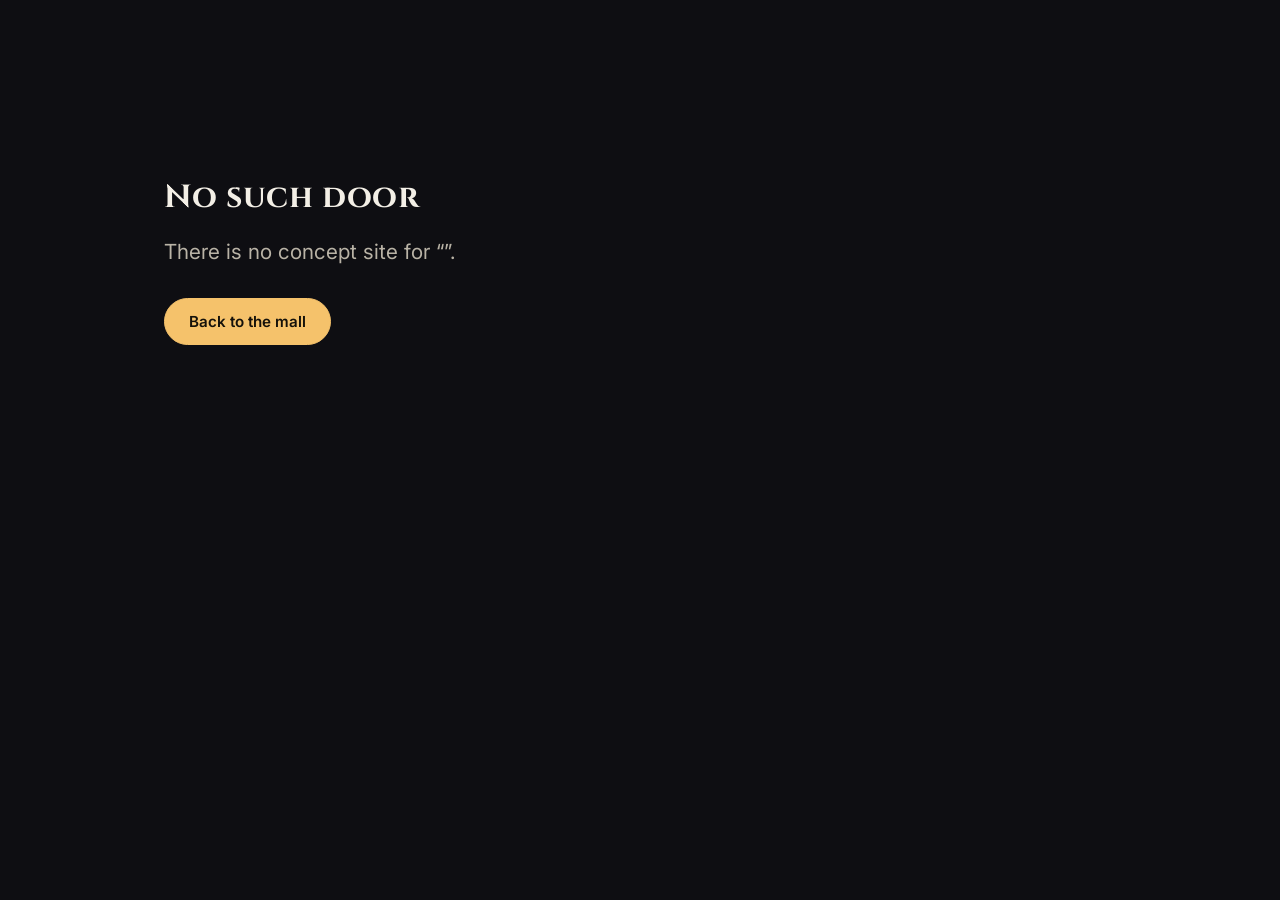
<file: site/index.html>
<!doctype html>
<html lang="en" data-theme="devotional">
<head>
  <meta charset="utf-8">
  <meta name="viewport" content="width=device-width, initial-scale=1">
  <title>Concept site · OGDomains</title>
  <meta name="description" content="A concept site for a domain listed at OGDomains. Not a real company.">
  <meta name="robots" content="noindex">
  <link rel="icon" href="../assets/emblem.png">
  <link rel="preconnect" href="https://fonts.googleapis.com">
  <link rel="preconnect" href="https://fonts.gstatic.com" crossorigin>
  <link href="https://fonts.googleapis.com/css2?family=Bebas+Neue&family=Cinzel:wght@500;700&family=Inter:wght@400;500;600&family=JetBrains+Mono:wght@500&family=Playfair+Display:wght@500;700&family=Space+Grotesk:wght@500;700&display=swap" rel="stylesheet">
  <link rel="stylesheet" href="site.css">
</head>
<body>
  <div id="app" hidden></div>
  <noscript><p style="padding:2rem;font-family:system-ui">This concept site needs JavaScript. <a href="../index.html">Back to the mall</a>.</p></noscript>
  <script type="module" src="site.js"></script>
</body>
</html>
</file>
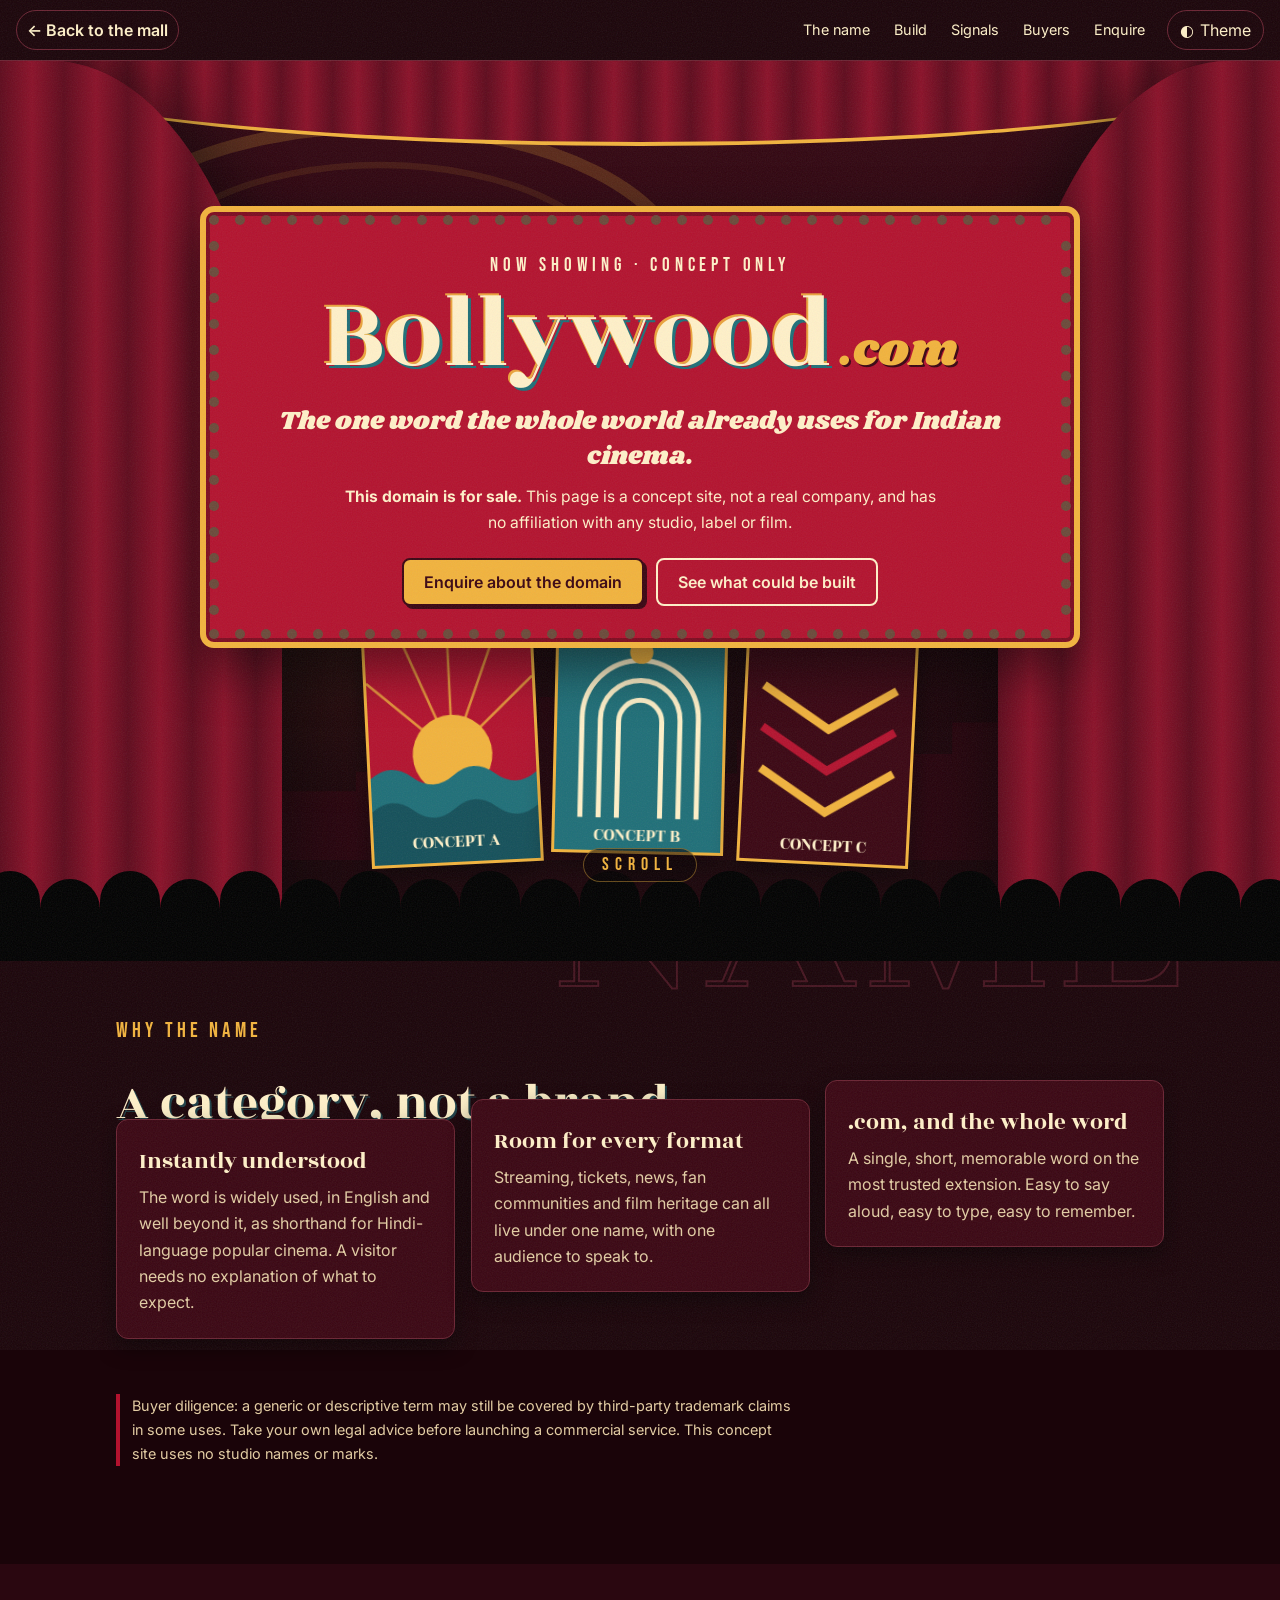
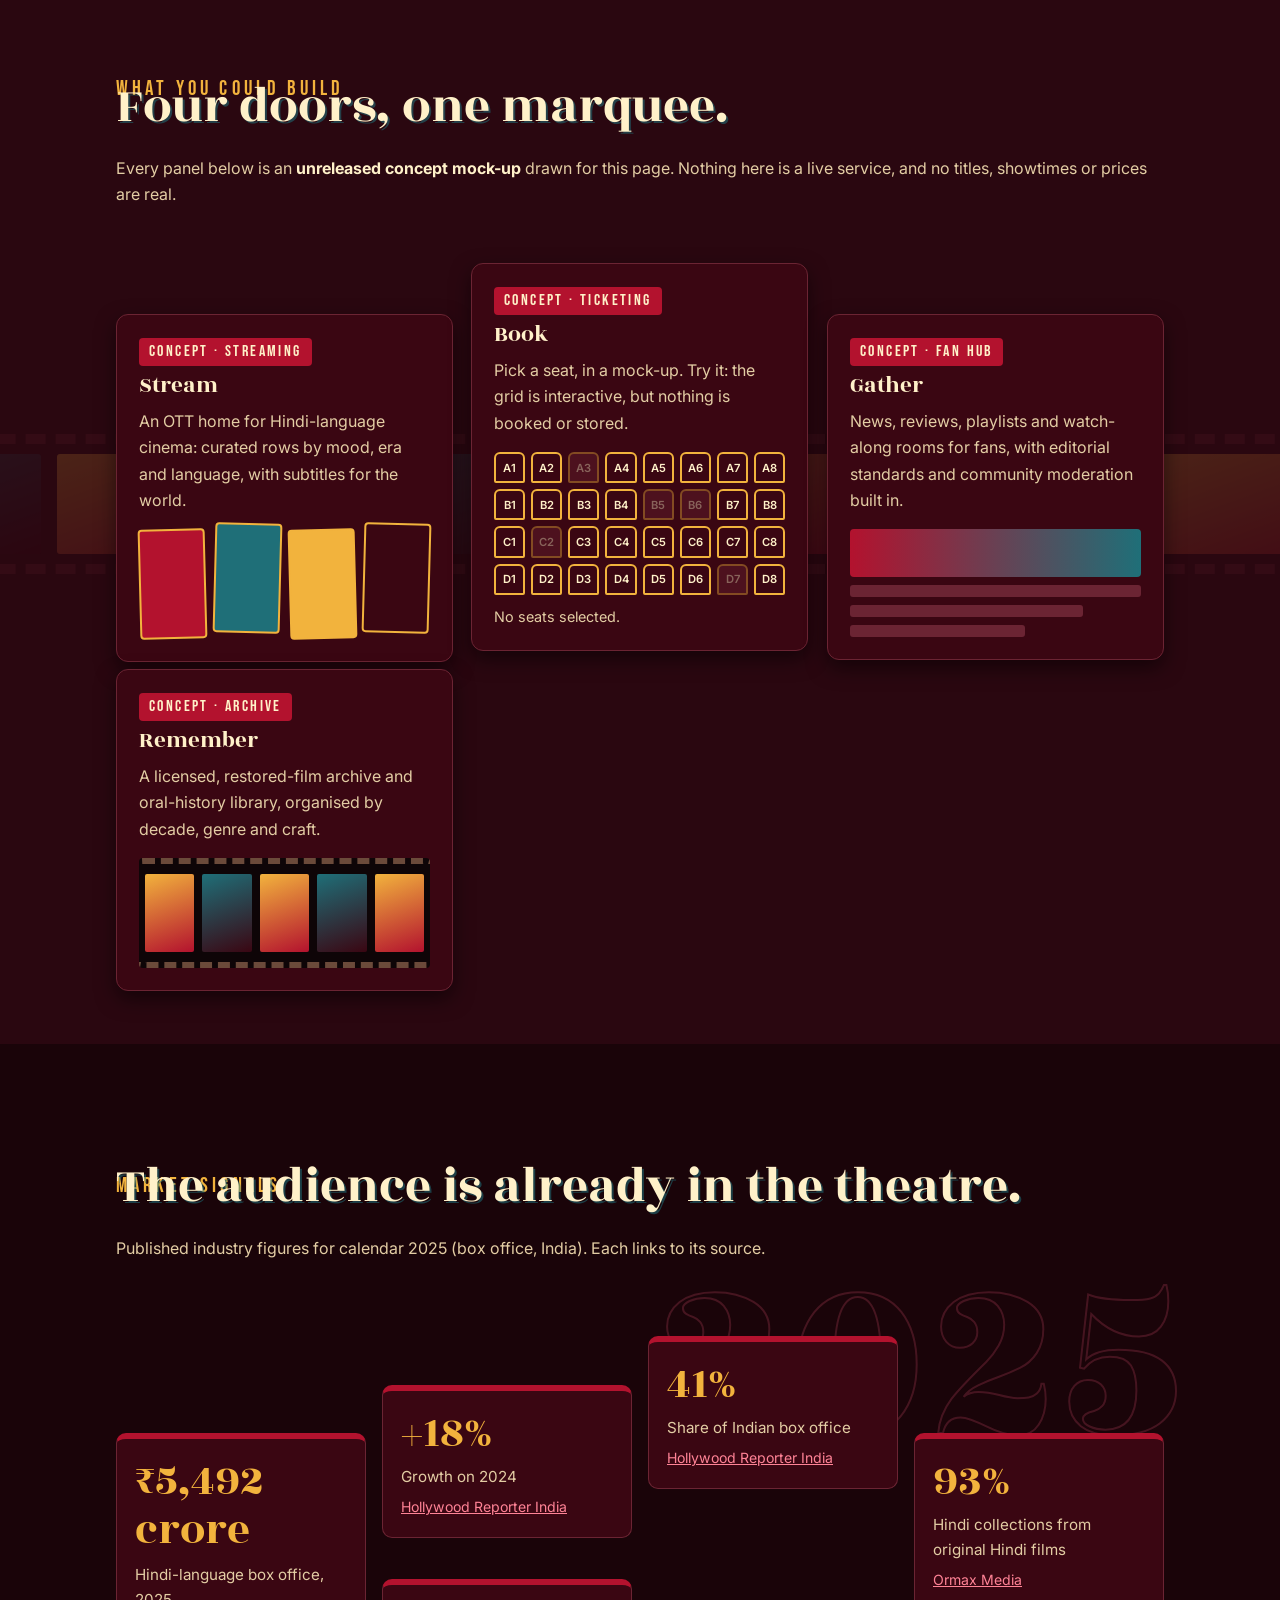
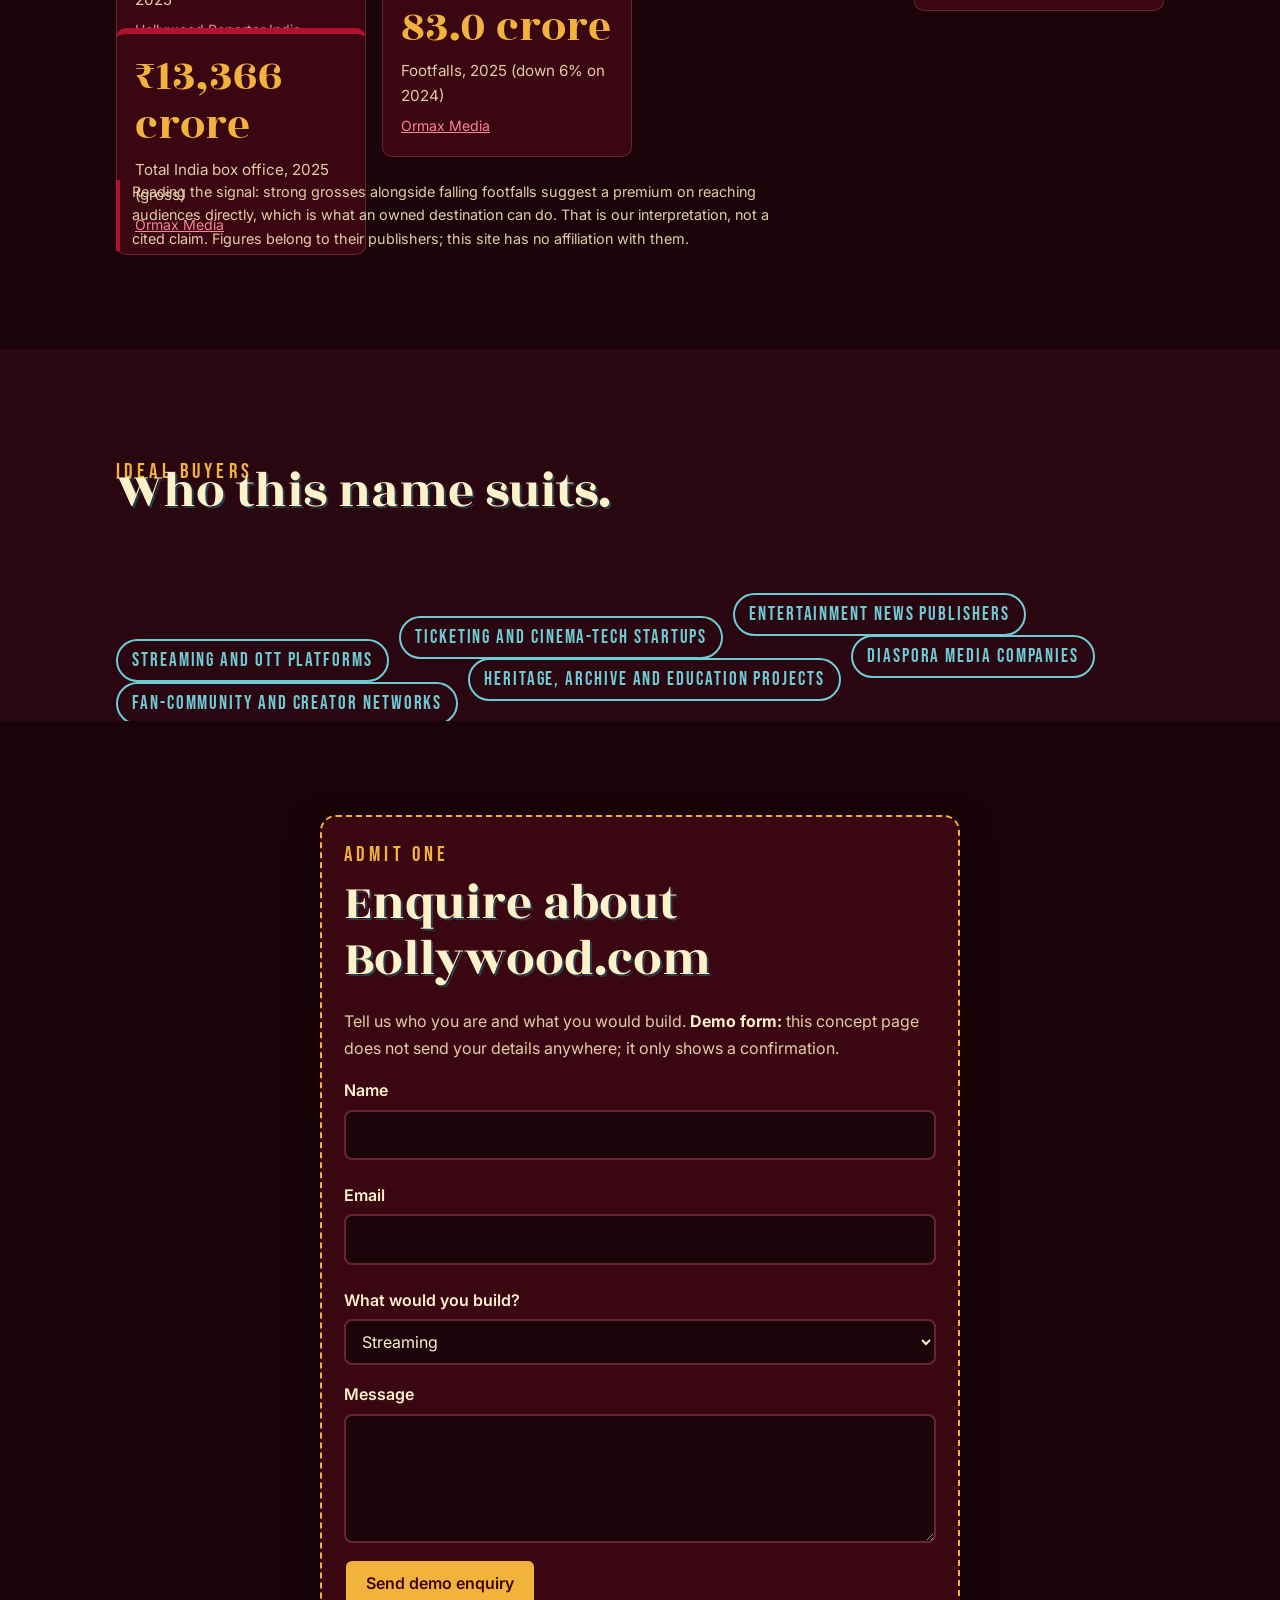
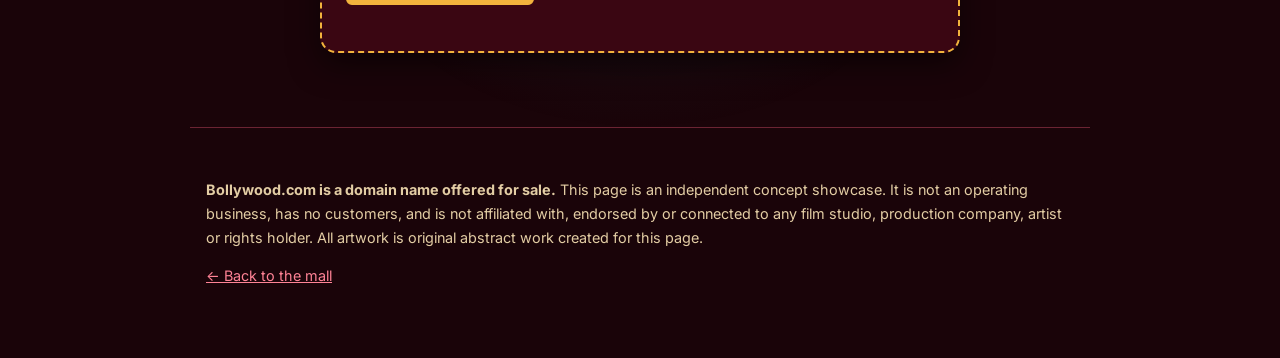
<file: sites/bollywood/index.html>
<!doctype html>
<html lang="en" data-theme="dark">
<head>
<meta charset="utf-8">
<meta name="viewport" content="width=device-width, initial-scale=1">
<title>Bollywood.com — Concept Site, Domain For Sale</title>
<meta name="description" content="A concept showcase of what could be built on Bollywood.com: streaming, ticketing, fan hub and archive. The domain is for sale. Not a real company; no studio affiliation.">
<meta name="theme-color" content="#1a0409">
<link rel="icon" href="data:image/svg+xml,%3Csvg xmlns='http://www.w3.org/2000/svg' viewBox='0 0 32 32'%3E%3Crect width='32' height='32' rx='6' fill='%23B3122E'/%3E%3Ccircle cx='16' cy='16' r='7' fill='%23F2B33D'/%3E%3C/svg%3E">
<link rel="preconnect" href="https://fonts.googleapis.com">
<link rel="preconnect" href="https://fonts.gstatic.com" crossorigin>
<link href="https://fonts.googleapis.com/css2?family=Bebas+Neue&family=Inter:wght@400;500;600&family=Rozha+One&family=Shrikhand&display=swap" rel="stylesheet">
<link rel="stylesheet" href="css/style.css">
<script src="js/main.js" defer></script>
</head>
<body>
<a class="skip" href="#main">Skip to content</a>
<div class="grain" aria-hidden="true"></div>
<div class="scrollbar" aria-hidden="true"><i id="bar"></i></div>

<header class="topbar">
  <a class="back" href="../../index.html#hall-bollywood">&larr; Back to the mall</a>
  <nav aria-label="Primary">
    <ul>
      <li><a href="#name">The name</a></li>
      <li><a href="#build">Build</a></li>
      <li><a href="#signals">Signals</a></li>
      <li><a href="#buyers">Buyers</a></li>
      <li><a href="#enquire">Enquire</a></li>
    </ul>
  </nav>
  <button class="theme-btn" id="themeBtn" type="button" aria-label="Switch to light theme" aria-pressed="false"><span aria-hidden="true">◐</span><span class="tl">Theme</span></button>
</header>

<main id="main">

  <!-- ===== HERO: a seven-layer proscenium that separates as you scroll ===== -->
  <section class="hero" data-frame aria-labelledby="h1">
    <div class="sky" aria-hidden="true" data-par="0.9"></div>
    <div class="skyline" aria-hidden="true" data-par="0.62">
      <svg viewBox="0 0 1200 220" preserveAspectRatio="none" focusable="false">
        <g fill="currentColor">
          <path d="M0 220V120h70v-28h40v28h60V150h80V96h54v54h66V130h92v90z"/>
          <path d="M470 220V86h48V54h34v32h52v46h74v-34h58v34h46v92z"/>
          <path d="M790 220V112h62V80h38v32h58v38h74v-26h58v26h50v70z"/>
        </g>
      </svg>
    </div>
    <div class="arch" aria-hidden="true" data-par="0.42">
      <svg viewBox="0 0 600 300" focusable="false">
        <path d="M60 300V150a240 120 0 0 1 480 0v150" fill="none" stroke="currentColor" stroke-width="10"/>
        <path d="M110 300V156a190 96 0 0 1 380 0v144" fill="none" stroke="currentColor" stroke-width="5" opacity=".55"/>
      </svg>
    </div>
    <div class="cone" aria-hidden="true" data-par="0.3"></div>

    <div class="posters" aria-label="Original abstract poster artwork, illustrative only">
      <svg class="poster p1" data-par="-0.16" data-rot="3" viewBox="0 0 200 280" role="img" aria-label="Abstract poster: gold sun rising over teal waves on a red field">
        <rect width="200" height="280" fill="#B3122E"/>
        <g stroke="#F2B33D" stroke-width="3" opacity=".8"><path d="M100 150 L0 60M100 150 L40 0M100 150 L100 0M100 150 L160 0M100 150 L200 60"/></g>
        <circle cx="100" cy="150" r="48" fill="#F2B33D"/>
        <path d="M0 175 Q25 155 50 175 T100 175 T150 175 T200 175 V280 H0Z" fill="#1F6F78"/>
        <path d="M0 215 Q25 195 50 215 T100 215 T150 215 T200 215 V280 H0Z" fill="#14505a"/>
        <text x="100" y="262" text-anchor="middle" font-family="Rozha One,serif" font-size="22" fill="#FFF1C9">CONCEPT A</text>
      </svg>
      <svg class="poster p2" data-par="-0.3" data-rot="-2" viewBox="0 0 200 280" role="img" aria-label="Abstract poster: concentric cream arches on a teal field">
        <rect width="200" height="280" fill="#1F6F78"/>
        <g fill="none" stroke="#FFF1C9" stroke-width="6"><path d="M30 240V120a70 70 0 0 1 140 0V240"/><path d="M52 240V122a48 48 0 0 1 96 0V240"/><path d="M74 240V124a26 26 0 0 1 52 0V240"/></g>
        <circle cx="100" cy="40" r="14" fill="#F2B33D"/>
        <text x="100" y="268" text-anchor="middle" font-family="Rozha One,serif" font-size="22" fill="#FFF1C9">CONCEPT B</text>
      </svg>
      <svg class="poster p3" data-par="-0.16" data-rot="-3" viewBox="0 0 200 280" role="img" aria-label="Abstract poster: gold chevrons stacked on a maroon field">
        <rect width="200" height="280" fill="#3A0612"/>
        <g fill="none" stroke="#F2B33D" stroke-width="10"><path d="M20 70l80 50 80-50"/><path d="M20 120l80 50 80-50" stroke="#B3122E"/><path d="M20 170l80 50 80-50"/></g>
        <text x="100" y="266" text-anchor="middle" font-family="Rozha One,serif" font-size="22" fill="#FFF1C9">CONCEPT C</text>
      </svg>
    </div>

    <div class="facade" data-par="-0.05">
      <div class="bulbs" id="bulbs" aria-hidden="true"></div>
      <p class="kicker">Now showing &middot; concept only</p>
      <h1 id="h1"><span class="rt" data-text="Bollywood">Bollywood</span><span class="dotcom">.com</span></h1>
      <p class="tagline">The one word the whole world already uses for Indian cinema.</p>
      <p class="forsale"><strong>This domain is for sale.</strong> This page is a concept site, not a real company, and has no affiliation with any studio, label or film.</p>
      <div class="cta-row">
        <a class="btn" href="#enquire">Enquire about the domain</a>
        <a class="btn ghost" href="#build">See what could be built</a>
      </div>
    </div>

    <div class="curtain cl" aria-hidden="true"></div>
    <div class="curtain cr" aria-hidden="true"></div>
    <div class="stalls" aria-hidden="true" data-par="-0.5"></div>
    <p class="cue" aria-hidden="true">scroll</p>
  </section>

  <!-- ===== THE NAME ===== -->
  <section id="name" class="sec" data-frame aria-labelledby="nameH">
    <span class="ghost-word" aria-hidden="true" data-par="0.5">NAME</span>
    <p class="eyebrow" data-par="0.1">Why the name</p>
    <h2 id="nameH">A category, not a brand.</h2>
    <div class="grid3">
      <article class="card" data-par="0.14"><h3>Instantly understood</h3><p>The word is widely used, in English and well beyond it, as shorthand for Hindi-language popular cinema. A visitor needs no explanation of what to expect.</p></article>
      <article class="card" data-par="0.22"><h3>Room for every format</h3><p>Streaming, tickets, news, fan communities and film heritage can all live under one name, with one audience to speak to.</p></article>
      <article class="card" data-par="0.3"><h3>.com, and the whole word</h3><p>A single, short, memorable word on the most trusted extension. Easy to say aloud, easy to type, easy to remember.</p></article>
    </div>
    <p class="note">Buyer diligence: a generic or descriptive term may still be covered by third-party trademark claims in some uses. Take your own legal advice before launching a commercial service. This concept site uses no studio names or marks.</p>
  </section>

  <!-- ===== BUILD: a film strip that tracks sideways behind four concepts ===== -->
  <section id="build" class="sec alt deep" data-frame aria-labelledby="buildH">
    <div class="strip" aria-hidden="true" data-parx="0.7">
      <span></span><span></span><span></span><span></span><span></span><span></span><span></span><span></span><span></span><span></span>
    </div>
    <p class="eyebrow" data-par="0.1">What you could build</p>
    <h2 id="buildH">Four doors, one marquee.</h2>
    <p class="lead">Every panel below is an <strong>unreleased concept mock-up</strong> drawn for this page. Nothing here is a live service, and no titles, showtimes or prices are real.</p>

    <div class="grid2">
      <article class="card concept" data-par="0.26">
        <span class="tag">Concept &middot; Streaming</span>
        <h3>Stream</h3>
        <p>An OTT home for Hindi-language cinema: curated rows by mood, era and language, with subtitles for the world.</p>
        <div class="mock rows" role="img" aria-label="Mock streaming shelf with four abstract poster tiles">
          <i style="--c:#B3122E"></i><i style="--c:#1F6F78"></i><i style="--c:#F2B33D"></i><i style="--c:#3A0612"></i>
        </div>
      </article>

      <article class="card concept" data-par="0.1">
        <span class="tag">Concept &middot; Ticketing</span>
        <h3>Book</h3>
        <p>Pick a seat, in a mock-up. Try it: the grid is interactive, but nothing is booked or stored.</p>
        <div class="seats" id="seats" role="group" aria-label="Mock seat picker"></div>
        <p class="seat-out" id="seatOut" aria-live="polite">No seats selected.</p>
      </article>

      <article class="card concept" data-par="0.26">
        <span class="tag">Concept &middot; Fan hub</span>
        <h3>Gather</h3>
        <p>News, reviews, playlists and watch-along rooms for fans, with editorial standards and community moderation built in.</p>
        <div class="mock bars" role="img" aria-label="Mock fan hub layout with headline and list placeholders">
          <b></b><s></s><s></s><s></s>
        </div>
      </article>

      <article class="card concept" data-par="0.1">
        <span class="tag">Concept &middot; Archive</span>
        <h3>Remember</h3>
        <p>A licensed, restored-film archive and oral-history library, organised by decade, genre and craft.</p>
        <div class="mock reel" role="img" aria-label="Mock archive film strip with abstract frames">
          <i></i><i></i><i></i><i></i><i></i>
        </div>
      </article>
    </div>
  </section>

  <!-- ===== SIGNALS ===== -->
  <section id="signals" class="sec" data-frame aria-labelledby="sigH">
    <span class="ghost-word" aria-hidden="true" data-par="0.5">2025</span>
    <p class="eyebrow" data-par="0.1">Market signals</p>
    <h2 id="sigH">The audience is already in the theatre.</h2>
    <p class="lead">Published industry figures for calendar 2025 (box office, India). Each links to its source.</p>
    <dl class="stats">
      <div class="stat" data-par="0.3"><dt>Hindi-language box office, 2025</dt><dd data-num="5504" data-pre="&#8377;" data-post=" crore">&#8377;5,504 crore</dd><a href="https://www.hollywoodreporterindia.com/features/insight/2025-india-box-office-crosses-historic-13000-crore-as-bollywood-hits-record-high-of-5504-crore-but-how-did-other-industries-fare" target="_blank" rel="noopener">Hollywood Reporter India</a></div>
      <div class="stat" data-par="0.2"><dt>Growth on 2024</dt><dd data-num="18" data-pre="+" data-post="%">+18%</dd><a href="https://www.hollywoodreporterindia.com/features/insight/2025-india-box-office-crosses-historic-13000-crore-as-bollywood-hits-record-high-of-5504-crore-but-how-did-other-industries-fare" target="_blank" rel="noopener">Hollywood Reporter India</a></div>
      <div class="stat" data-par="0.1"><dt>Share of Indian box office</dt><dd data-num="41" data-post="%">41%</dd><a href="https://www.hollywoodreporterindia.com/features/insight/2025-india-box-office-crosses-historic-13000-crore-as-bollywood-hits-record-high-of-5504-crore-but-how-did-other-industries-fare" target="_blank" rel="noopener">Hollywood Reporter India</a></div>
      <div class="stat" data-par="0.3"><dt>Hindi collections from original Hindi films</dt><dd data-num="93" data-post="%">93%</dd><a href="https://www.ormaxmedia.com/stories/the-ormax-box-office-report-2025.html" target="_blank" rel="noopener">Ormax Media</a></div>
      <div class="stat" data-par="0.2"><dt>Total India box office, 2025 (gross)</dt><dd data-num="13395" data-pre="&#8377;" data-post=" crore">&#8377;13,395 crore</dd><a href="https://www.ormaxmedia.com/stories/the-ormax-box-office-report-2025.html" target="_blank" rel="noopener">Ormax Media</a></div>
      <div class="stat" data-par="0.1"><dt>Footfalls, 2025 (down 6% on 2024)</dt><dd data-num="83.2" data-dec="1" data-post=" crore">83.2 crore</dd><a href="https://www.ormaxmedia.com/stories/the-ormax-box-office-report-2025.html" target="_blank" rel="noopener">Ormax Media</a></div>
    </dl>
    <p class="note">Reading the signal: strong grosses alongside falling footfalls suggest a premium on reaching audiences directly, which is what an owned destination can do. That is our interpretation, not a cited claim. Figures belong to their publishers; this site has no affiliation with them.</p>
  </section>

  <!-- ===== BUYERS ===== -->
  <section id="buyers" class="sec alt" data-frame aria-labelledby="buyH">
    <p class="eyebrow" data-par="0.1">Ideal buyers</p>
    <h2 id="buyH">Who this name suits.</h2>
    <ul class="chips">
      <li data-par="0.34">Streaming and OTT platforms</li>
      <li data-par="0.26">Ticketing and cinema-tech startups</li>
      <li data-par="0.18">Entertainment news publishers</li>
      <li data-par="0.3">Fan-community and creator networks</li>
      <li data-par="0.22">Heritage, archive and education projects</li>
      <li data-par="0.14">Diaspora media companies</li>
    </ul>
  </section>

  <!-- ===== ENQUIRE ===== -->
  <section id="enquire" class="sec" data-frame aria-labelledby="enqH">
    <div class="spots" aria-hidden="true" data-par="0.45"></div>
    <div class="ticket" data-par="0.12">
      <p class="eyebrow">Admit one</p>
      <h2 id="enqH">Enquire about Bollywood.com</h2>
      <p class="lead">Tell us who you are and what you would build. <strong>Demo form:</strong> this concept page does not send your details anywhere; it only shows a confirmation.</p>
      <form id="form" novalidate>
        <div class="field"><label for="fn">Name</label><input id="fn" name="name" autocomplete="name" required><span class="err" id="fnE" role="alert"></span></div>
        <div class="field"><label for="fe">Email</label><input id="fe" name="email" type="email" autocomplete="email" required><span class="err" id="feE" role="alert"></span></div>
        <div class="field"><label for="fi">What would you build?</label>
          <select id="fi" name="interest"><option>Streaming</option><option>Ticketing</option><option>News and fan hub</option><option>Archive</option><option>Something else</option></select></div>
        <div class="field"><label for="fm">Message</label><textarea id="fm" name="message" rows="4"></textarea></div>
        <button class="btn" type="submit">Send demo enquiry</button>
        <p class="ok" id="ok" role="status" tabindex="-1"></p>
      </form>
    </div>
  </section>
</main>

<footer class="foot">
  <p><strong>Bollywood.com is a domain name offered for sale.</strong> This page is an independent concept showcase. It is not an operating business, has no customers, and is not affiliated with, endorsed by or connected to any film studio, production company, artist or rights holder. All artwork is original abstract work created for this page.</p>
  <p><a href="../../index.html#hall-bollywood">&larr; Back to the mall</a></p>
</footer>
</body>
</html>
</file>
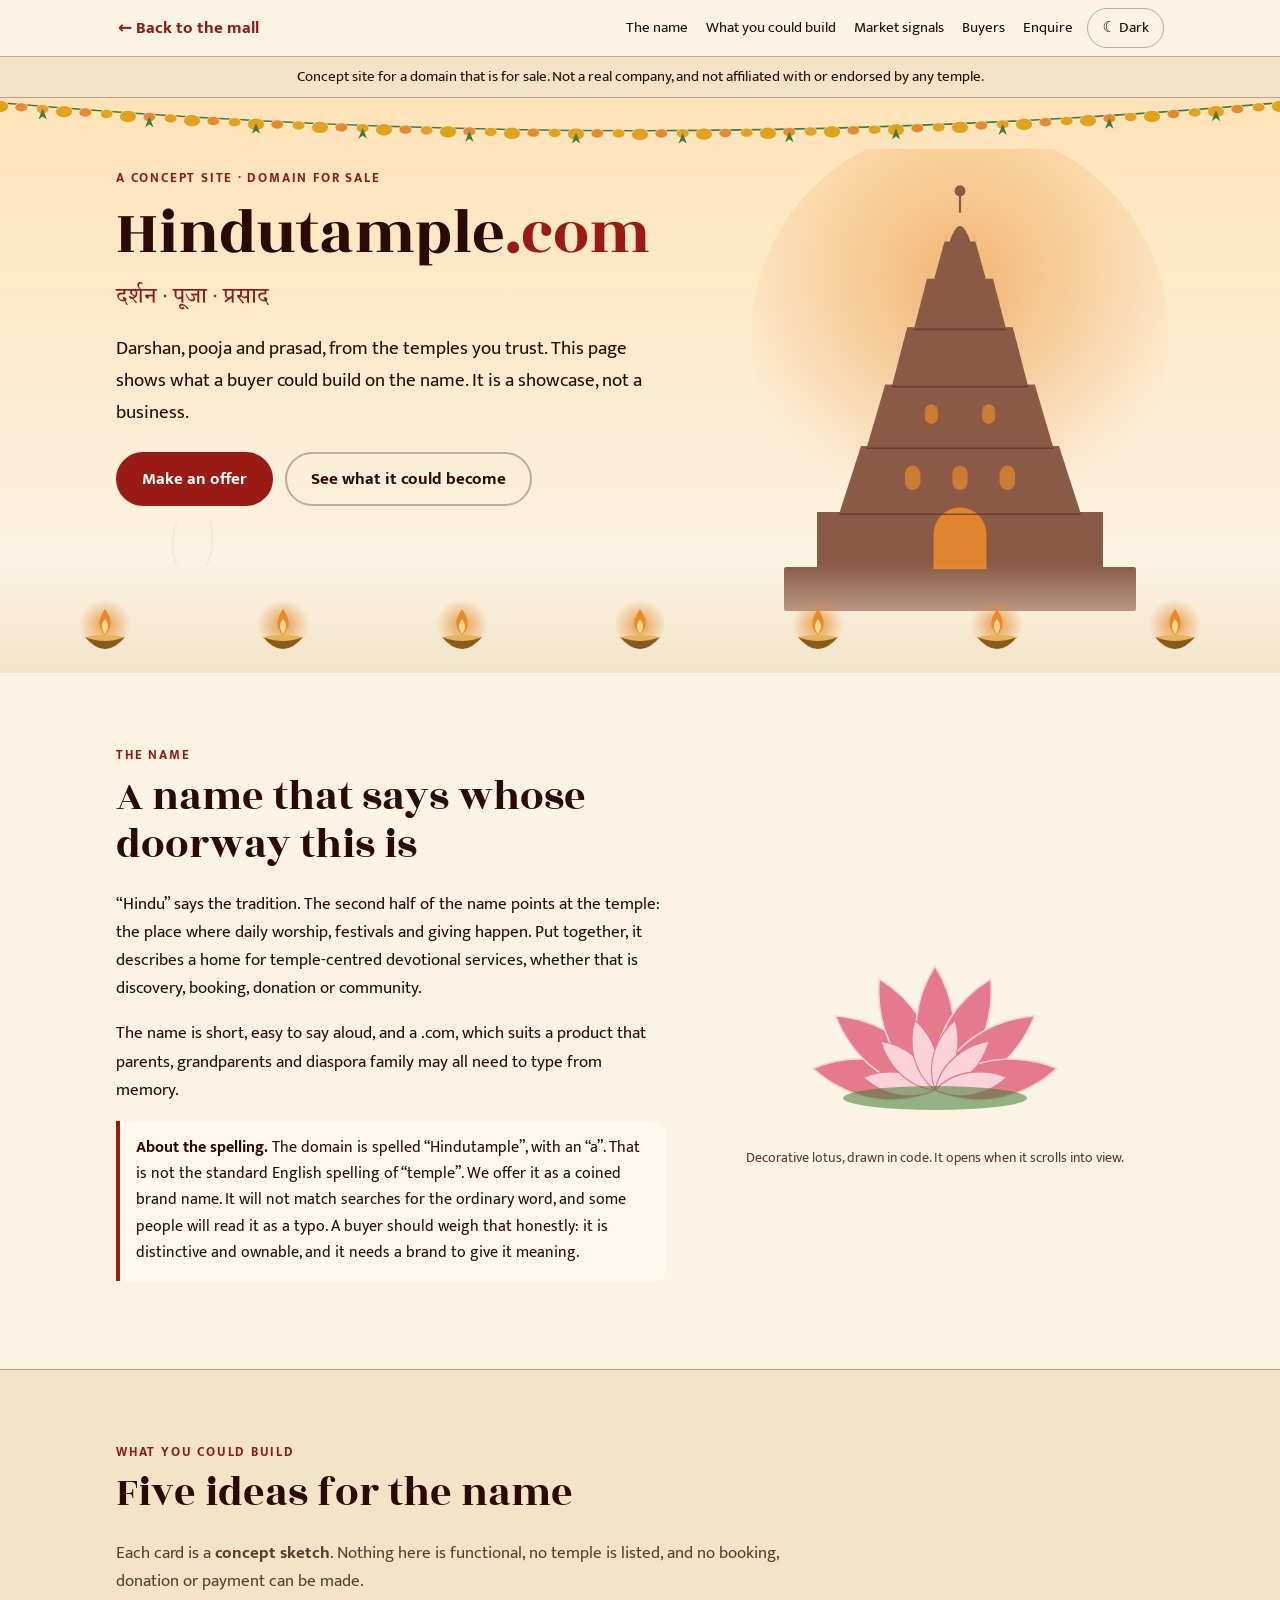
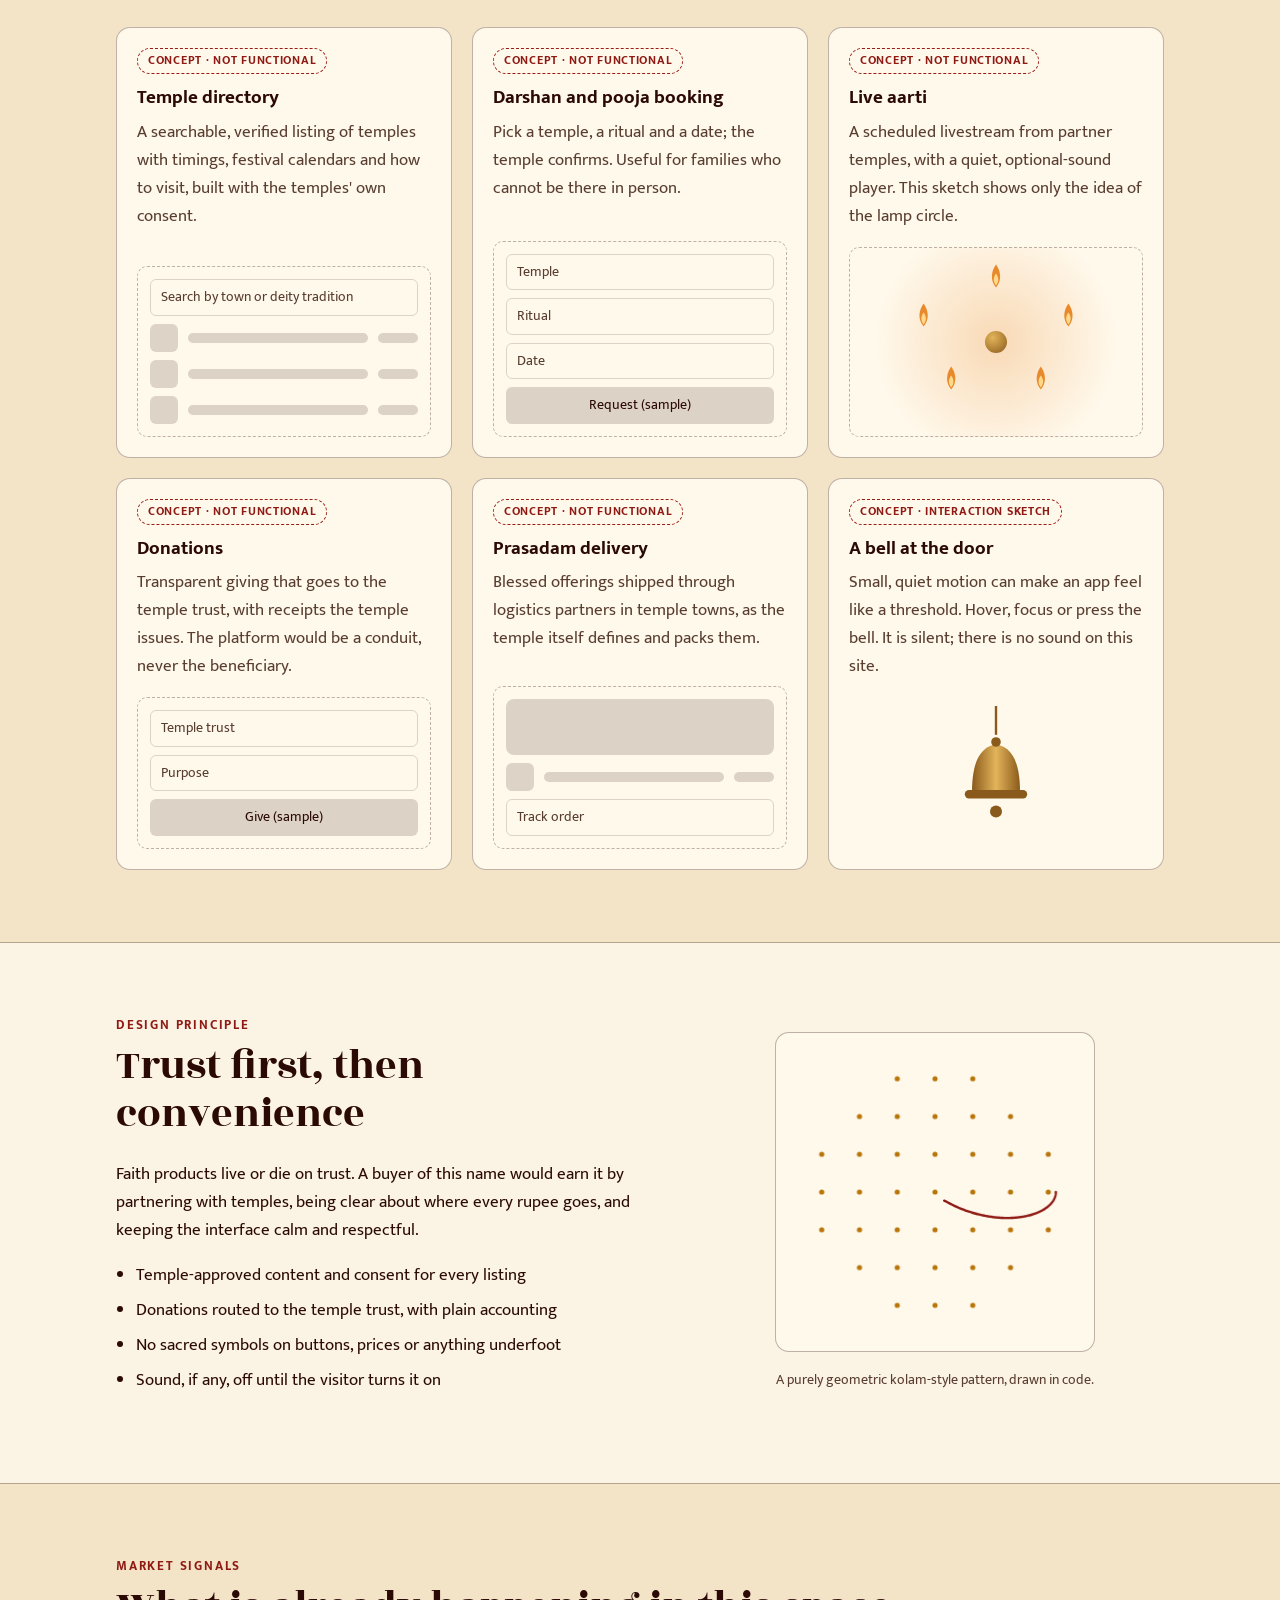
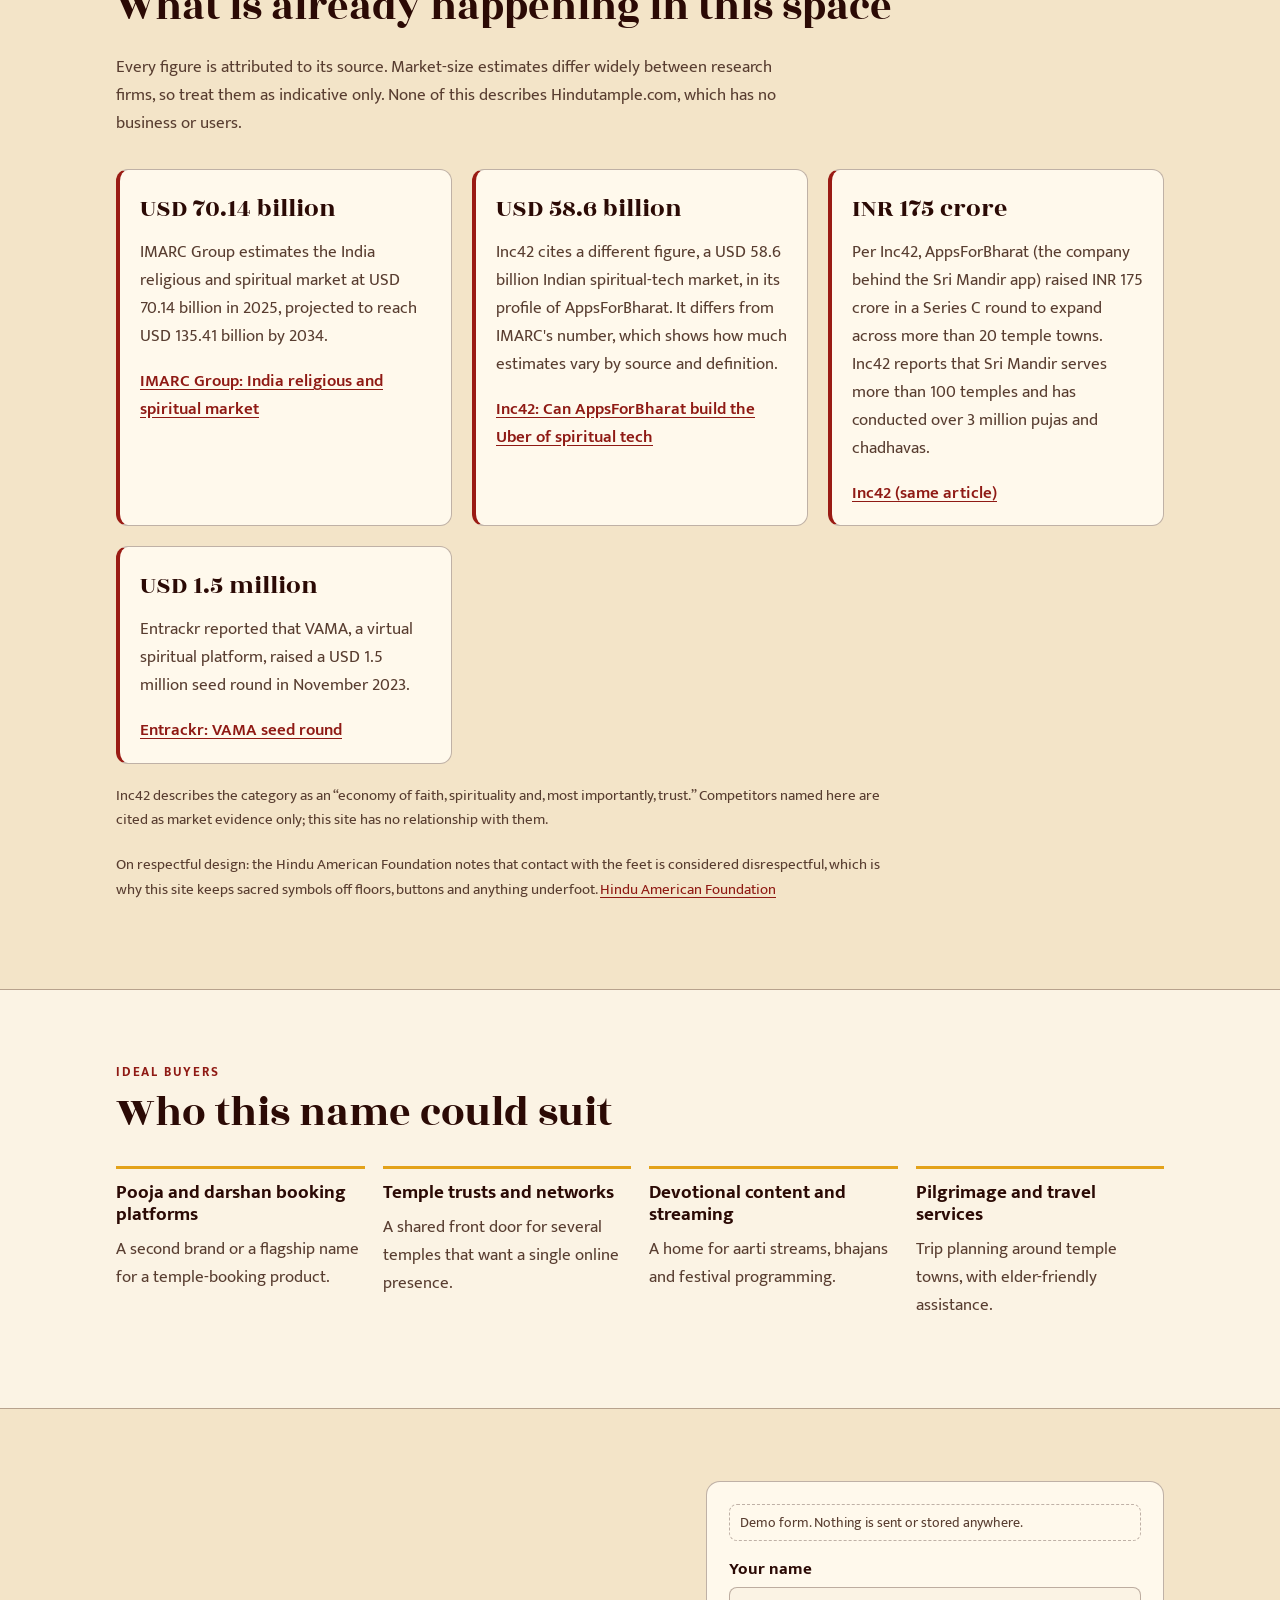
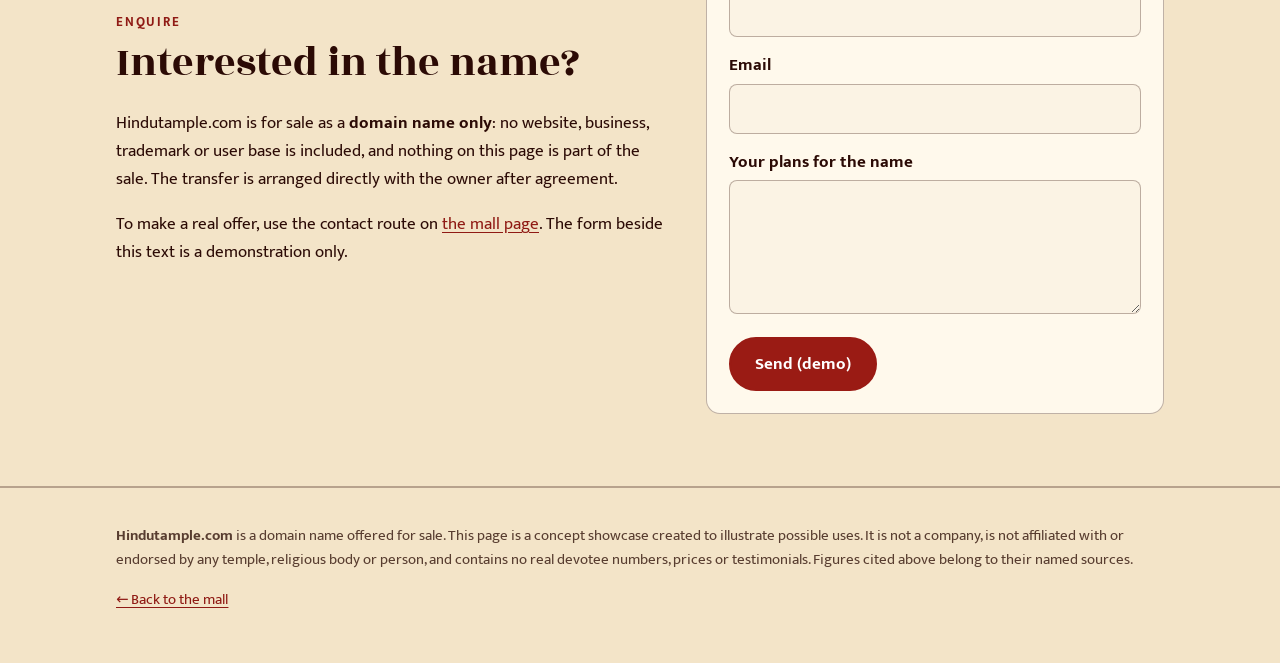
<file: sites/hindutample/index.html>
<!doctype html>
<html lang="en" data-theme-default="dark">
<head>
<meta charset="utf-8">
<meta name="viewport" content="width=device-width, initial-scale=1">
<title>Hindutample.com | Concept site for a domain for sale</title>
<meta name="description" content="A concept showcase for Hindutample.com, a domain name for sale: temple discovery, darshan and pooja booking, donations and devotional community. Not a real company.">
<meta name="theme-color" content="#1b0508">
<link rel="icon" href="data:image/svg+xml,%3Csvg xmlns='http://www.w3.org/2000/svg' viewBox='0 0 32 32'%3E%3Crect width='32' height='32' rx='6' fill='%231b0508'/%3E%3Cpath d='M16 5c3 5 6 8 6 12a6 6 0 0 1-12 0c0-4 3-7 6-12z' fill='%23ffb627'/%3E%3C/svg%3E">
<link rel="preconnect" href="https://fonts.googleapis.com">
<link rel="preconnect" href="https://fonts.gstatic.com" crossorigin>
<link href="https://fonts.googleapis.com/css2?family=Mukta:wght@400;600;700&family=Rozha+One&family=Tiro+Devanagari+Hindi&display=swap" rel="stylesheet">
<link rel="stylesheet" href="css/style.css">
</head>
<body>
<a class="skip" href="#main">Skip to content</a>

<header class="top">
  <div class="top-in">
    <a class="back" href="../../index.html#hall-hindutample">&larr; Back to the mall</a>
    <nav aria-label="Page sections">
      <ul>
        <li><a href="#name">The name</a></li>
        <li><a href="#build">What you could build</a></li>
        <li><a href="#signals">Market signals</a></li>
        <li><a href="#buyers">Buyers</a></li>
        <li><a href="#enquire">Enquire</a></li>
      </ul>
    </nav>
    <button class="theme-btn" id="themeBtn" type="button" aria-pressed="false" aria-label="Switch to light theme">
      <span aria-hidden="true" id="themeIcon">&#9788;</span> <span id="themeLabel">Light</span>
    </button>
  </div>
</header>

<div class="notice" role="note">Concept site for a domain that is for sale. Not a real company, and not affiliated with or endorsed by any temple.</div>

<main id="main">

<!-- HERO -->
<section class="hero" aria-labelledby="h1">
  <svg class="garland" id="garland" aria-hidden="true" focusable="false" viewBox="0 0 1200 90" preserveAspectRatio="none"></svg>

  <svg class="hero-art" viewBox="0 0 400 440" role="img" aria-label="Abstract illustration of a stepped temple tower silhouette at dusk with a glowing arched doorway.">
    <defs>
      <radialGradient id="halo" cx="50%" cy="38%" r="55%">
        <stop offset="0" stop-color="var(--glow)" stop-opacity=".55"/>
        <stop offset="1" stop-color="var(--glow)" stop-opacity="0"/>
      </radialGradient>
    </defs>
    <circle cx="200" cy="170" r="190" fill="url(#halo)"/>
    <g fill="var(--stone)">
      <rect x="40" y="380" width="320" height="40" rx="2"/>
      <rect x="70" y="330" width="260" height="52"/>
      <path d="M90 332 L110 270 H290 L310 332Z"/>
      <path d="M115 272 L132 214 H268 L285 272Z"/>
      <path d="M138 216 L152 162 H248 L262 216Z"/>
      <path d="M158 164 L170 118 H230 L242 164Z"/>
      <path d="M176 120 L186 84 H214 L224 120Z"/>
      <path d="M190 86 Q200 54 210 86Z"/>
      <rect x="199" y="40" width="2" height="18"/>
      <circle cx="200" cy="38" r="5"/>
    </g>
    <path d="M176 382 V350 a24 24 0 0 1 48 0 V382Z" fill="var(--glow)" opacity=".92"/>
    <g fill="var(--glow)" opacity=".7">
      <rect x="150" y="288" width="14" height="22" rx="7"/><rect x="193" y="288" width="14" height="22" rx="7"/><rect x="236" y="288" width="14" height="22" rx="7"/>
      <rect x="168" y="232" width="12" height="18" rx="6"/><rect x="220" y="232" width="12" height="18" rx="6"/>
    </g>
    <g stroke="var(--stone-line)" stroke-width="1.5" fill="none" opacity=".7">
      <path d="M90 332 H310M115 272 H285M138 216 H262M158 164 H242"/>
    </g>
  </svg>

  <svg class="smoke" aria-hidden="true" focusable="false" viewBox="0 0 120 300">
    <path class="wisp w1" d="M30 300 C10 250 55 220 30 170 C10 130 50 100 30 40"/>
    <path class="wisp w2" d="M70 300 C95 245 50 215 78 160 C98 120 60 90 82 30"/>
  </svg>

  <div class="wrap hero-copy">
    <p class="eyebrow">A concept site &middot; domain for sale</p>
    <h1 id="h1" class="display">Hindutample<span class="dot">.com</span></h1>
    <p class="deva" lang="hi">दर्शन &middot; पूजा &middot; प्रसाद</p>
    <p class="lede">Darshan, pooja and prasad, from the temples you trust. This page shows what a buyer could build on the name. It is a showcase, not a business.</p>
    <p class="cta-row">
      <a class="btn" href="#enquire">Make an offer</a>
      <a class="btn ghost" href="#build">See what it could become</a>
    </p>
  </div>

  <div class="diyas" aria-hidden="true" id="diyas"></div>
</section>

<!-- NAME -->
<section id="name" class="sec" aria-labelledby="name-h">
  <div class="wrap two">
    <div>
      <p class="eyebrow">The name</p>
      <h2 id="name-h" class="display">A name that says whose doorway this is</h2>
      <p>&ldquo;Hindu&rdquo; says the tradition. The second half of the name points at the temple: the place where daily worship, festivals and giving happen. Put together, it describes a home for temple-centred devotional services, whether that is discovery, booking, donation or community.</p>
      <p>The name is short, easy to say aloud, and a .com, which suits a product that parents, grandparents and diaspora family may all need to type from memory.</p>
      <p class="spell"><strong>About the spelling.</strong> The domain is spelled &ldquo;Hindutample&rdquo;, with an &ldquo;a&rdquo;. That is not the standard English spelling of &ldquo;temple&rdquo;. We offer it as a coined brand name. It will not match searches for the ordinary word, and some people will read it as a typo. A buyer should weigh that honestly: it is distinctive and ownable, and it needs a brand to give it meaning.</p>
    </div>
    <figure class="lotus-fig">
      <svg id="lotus" class="lotus" viewBox="-80 -80 160 130" role="img" aria-label="A simple lotus drawn in layers of petals that slowly opens.">
        <g class="ring back" transform="translate(0,30)"></g>
        <g class="ring front" transform="translate(0,30)"></g>
        <ellipse cx="0" cy="34" rx="46" ry="6" fill="var(--leaf)" opacity=".55"/>
      </svg>
      <figcaption>Decorative lotus, drawn in code. It opens when it scrolls into view.</figcaption>
    </figure>
  </div>
</section>

<!-- BUILD -->
<section id="build" class="sec alt" aria-labelledby="build-h">
  <div class="wrap">
    <p class="eyebrow">What you could build</p>
    <h2 id="build-h" class="display">Five ideas for the name</h2>
    <p class="sub">Each card is a <strong>concept sketch</strong>. Nothing here is functional, no temple is listed, and no booking, donation or payment can be made.</p>

    <div class="cards">
      <article class="card">
        <span class="tag">Concept &middot; not functional</span>
        <h3>Temple directory</h3>
        <p>A searchable, verified listing of temples with timings, festival calendars and how to visit, built with the temples' own consent.</p>
        <div class="wire" aria-hidden="true">
          <div class="wire-search">Search by town or deity tradition</div>
          <div class="wire-row"><i></i><b></b><u></u></div>
          <div class="wire-row"><i></i><b></b><u></u></div>
          <div class="wire-row"><i></i><b></b><u></u></div>
        </div>
      </article>

      <article class="card">
        <span class="tag">Concept &middot; not functional</span>
        <h3>Darshan and pooja booking</h3>
        <p>Pick a temple, a ritual and a date; the temple confirms. Useful for families who cannot be there in person.</p>
        <div class="wire" aria-hidden="true">
          <div class="wire-field">Temple</div>
          <div class="wire-field">Ritual</div>
          <div class="wire-field">Date</div>
          <div class="wire-btn">Request (sample)</div>
        </div>
      </article>

      <article class="card card-aarti">
        <span class="tag">Concept &middot; not functional</span>
        <h3>Live aarti</h3>
        <p>A scheduled livestream from partner temples, with a quiet, optional-sound player. This sketch shows only the idea of the lamp circle.</p>
        <div class="aarti" id="aarti" aria-hidden="true">
          <div class="aarti-plate"></div>
        </div>
      </article>

      <article class="card">
        <span class="tag">Concept &middot; not functional</span>
        <h3>Donations</h3>
        <p>Transparent giving that goes to the temple trust, with receipts the temple issues. The platform would be a conduit, never the beneficiary.</p>
        <div class="wire" aria-hidden="true">
          <div class="wire-field">Temple trust</div>
          <div class="wire-field">Purpose</div>
          <div class="wire-btn">Give (sample)</div>
        </div>
      </article>

      <article class="card">
        <span class="tag">Concept &middot; not functional</span>
        <h3>Prasadam delivery</h3>
        <p>Blessed offerings shipped through logistics partners in temple towns, as the temple itself defines and packs them.</p>
        <div class="wire" aria-hidden="true">
          <div class="wire-box"></div>
          <div class="wire-row"><i></i><b></b><u></u></div>
          <div class="wire-field">Track order</div>
        </div>
      </article>

      <article class="card bell-card">
        <span class="tag">Concept &middot; interaction sketch</span>
        <h3>A bell at the door</h3>
        <p>Small, quiet motion can make an app feel like a threshold. Hover, focus or press the bell. It is silent; there is no sound on this site.</p>
        <button class="bell-btn" id="bellBtn" type="button" aria-label="Ring the silent bell (animation only)">
          <svg id="bell" viewBox="-40 -10 80 110" width="96" height="132" aria-hidden="true" focusable="false">
            <line x1="0" y1="-10" x2="0" y2="14" stroke="var(--brass-d)" stroke-width="2"/>
            <g id="bellBody">
              <path d="M-20 62 C-20 38 -14 24 0 22 C14 24 20 38 20 62 Z" fill="url(#brass)"/>
              <rect x="-26" y="60" width="52" height="7" rx="3.5" fill="var(--brass-d)"/>
              <circle cx="0" cy="78" r="5" fill="var(--brass-d)"/>
              <circle cx="0" cy="20" r="4" fill="var(--brass-d)"/>
            </g>
            <defs><linearGradient id="brass" x1="0" x2="1"><stop offset="0" stop-color="var(--brass-d)"/><stop offset=".5" stop-color="var(--brass-l)"/><stop offset="1" stop-color="var(--brass-d)"/></linearGradient></defs>
          </svg>
        </button>
      </article>
    </div>
  </div>
</section>

<!-- KOLAM -->
<section class="sec kolam-sec" aria-labelledby="kolam-h">
  <div class="wrap two rev">
    <div>
      <p class="eyebrow">Design principle</p>
      <h2 id="kolam-h" class="display">Trust first, then convenience</h2>
      <p>Faith products live or die on trust. A buyer of this name would earn it by partnering with temples, being clear about where every rupee goes, and keeping the interface calm and respectful.</p>
      <ul class="checks">
        <li>Temple-approved content and consent for every listing</li>
        <li>Donations routed to the temple trust, with plain accounting</li>
        <li>No sacred symbols on buttons, prices or anything underfoot</li>
        <li>Sound, if any, off until the visitor turns it on</li>
      </ul>
    </div>
    <figure class="kolam-fig">
      <canvas id="kolam" width="320" height="320" role="img" aria-label="A geometric kolam-style pattern of dots and looping curves that draws itself."></canvas>
      <figcaption>A purely geometric kolam-style pattern, drawn in code.</figcaption>
    </figure>
  </div>
</section>

<!-- SIGNALS -->
<section id="signals" class="sec alt" aria-labelledby="sig-h">
  <div class="wrap">
    <p class="eyebrow">Market signals</p>
    <h2 id="sig-h" class="display">What is already happening in this space</h2>
    <p class="sub">Every figure is attributed to its source. Market-size estimates differ widely between research firms, so treat them as indicative only. None of this describes Hindutample.com, which has no business or users.</p>
    <ul class="signals">
      <li>
        <p class="sig-fig">USD 70.14 billion</p>
        <p>IMARC Group estimates the India religious and spiritual market at USD 70.14 billion in 2025, projected to reach USD 135.41 billion by 2034.</p>
        <a href="https://www.imarcgroup.com/india-religious-spiritual-market" rel="noopener noreferrer" target="_blank">IMARC Group: India religious and spiritual market</a>
      </li>
      <li>
        <p class="sig-fig">USD 58.6 billion</p>
        <p>Inc42 cites a different figure, a USD 58.6 billion Indian spiritual-tech market, in its profile of AppsForBharat. It differs from IMARC's number, which shows how much estimates vary by source and definition.</p>
        <a href="https://inc42.com/features/can-appsforbharat-build-the-uber-or-airbnb-for-indias-spiritual-tech-market" rel="noopener noreferrer" target="_blank">Inc42: Can AppsForBharat build the Uber of spiritual tech</a>
      </li>
      <li>
        <p class="sig-fig">INR 175 crore</p>
        <p>Per Inc42, AppsForBharat (the company behind the Sri Mandir app) raised INR 175 crore in a Series C round to expand across more than 20 temple towns. Inc42 reports that Sri Mandir serves more than 100 temples and has conducted over 3 million pujas and chadhavas.</p>
        <a href="https://inc42.com/features/can-appsforbharat-build-the-uber-or-airbnb-for-indias-spiritual-tech-market" rel="noopener noreferrer" target="_blank">Inc42 (same article)</a>
      </li>
      <li>
        <p class="sig-fig">USD 1.5 million</p>
        <p>Entrackr reported that VAMA, a virtual spiritual platform, raised a USD 1.5 million seed round in November 2023.</p>
        <a href="https://entrackr.com/2023/11/virtual-spiritual-platform-vama-raises-1-5-mn-in-seed-round" rel="noopener noreferrer" target="_blank">Entrackr: VAMA seed round</a>
      </li>
    </ul>
    <p class="fine">Inc42 describes the category as an &ldquo;economy of faith, spirituality and, most importantly, trust.&rdquo; Competitors named here are cited as market evidence only; this site has no relationship with them.</p>
    <p class="fine">On respectful design: the Hindu American Foundation notes that contact with the feet is considered disrespectful, which is why this site keeps sacred symbols off floors, buttons and anything underfoot. <a href="https://www.hinduamerican.org/?p=2408" rel="noopener noreferrer" target="_blank">Hindu American Foundation</a></p>
  </div>
</section>

<!-- BUYERS -->
<section id="buyers" class="sec" aria-labelledby="buy-h">
  <div class="wrap">
    <p class="eyebrow">Ideal buyers</p>
    <h2 id="buy-h" class="display">Who this name could suit</h2>
    <ul class="buyers">
      <li><h3>Pooja and darshan booking platforms</h3><p>A second brand or a flagship name for a temple-booking product.</p></li>
      <li><h3>Temple trusts and networks</h3><p>A shared front door for several temples that want a single online presence.</p></li>
      <li><h3>Devotional content and streaming</h3><p>A home for aarti streams, bhajans and festival programming.</p></li>
      <li><h3>Pilgrimage and travel services</h3><p>Trip planning around temple towns, with elder-friendly assistance.</p></li>
    </ul>
  </div>
</section>

<!-- ENQUIRE -->
<section id="enquire" class="sec alt" aria-labelledby="enq-h">
  <div class="wrap two">
    <div>
      <p class="eyebrow">Enquire</p>
      <h2 id="enq-h" class="display">Interested in the name?</h2>
      <p>Hindutample.com is for sale as a <strong>domain name only</strong>: no website, business, trademark or user base is included, and nothing on this page is part of the sale. The transfer is arranged directly with the owner after agreement.</p>
      <p>To make a real offer, use the contact route on <a href="../../index.html#hindutample">the mall page</a>. The form beside this text is a demonstration only.</p>
    </div>
    <form id="enqForm" class="form" novalidate aria-describedby="demo-note">
      <p id="demo-note" class="demo-note">Demo form. Nothing is sent or stored anywhere.</p>
      <div class="field">
        <label for="f-name">Your name</label>
        <input id="f-name" name="name" type="text" autocomplete="name" required aria-describedby="e-name">
        <p class="err" id="e-name" hidden>Please enter your name.</p>
      </div>
      <div class="field">
        <label for="f-email">Email</label>
        <input id="f-email" name="email" type="email" autocomplete="email" required aria-describedby="e-email">
        <p class="err" id="e-email" hidden>Please enter a valid email address.</p>
      </div>
      <div class="field">
        <label for="f-msg">Your plans for the name</label>
        <textarea id="f-msg" name="message" rows="4" required aria-describedby="e-msg"></textarea>
        <p class="err" id="e-msg" hidden>Please add a short message.</p>
      </div>
      <button class="btn" type="submit">Send (demo)</button>
      <p class="ok" id="enqOk" role="status" tabindex="-1" hidden>Thank you. This was a demonstration, so nothing was sent. To make a real offer, please use the contact route on the mall page.</p>
    </form>
  </div>
</section>

</main>

<footer class="foot">
  <div class="wrap">
    <p><strong>Hindutample.com</strong> is a domain name offered for sale. This page is a concept showcase created to illustrate possible uses. It is not a company, is not affiliated with or endorsed by any temple, religious body or person, and contains no real devotee numbers, prices or testimonials. Figures cited above belong to their named sources.</p>
    <p><a href="../../index.html#hall-hindutample">&larr; Back to the mall</a></p>
  </div>
</footer>

<script src="js/main.js"></script>
</body>
</html>
</file>
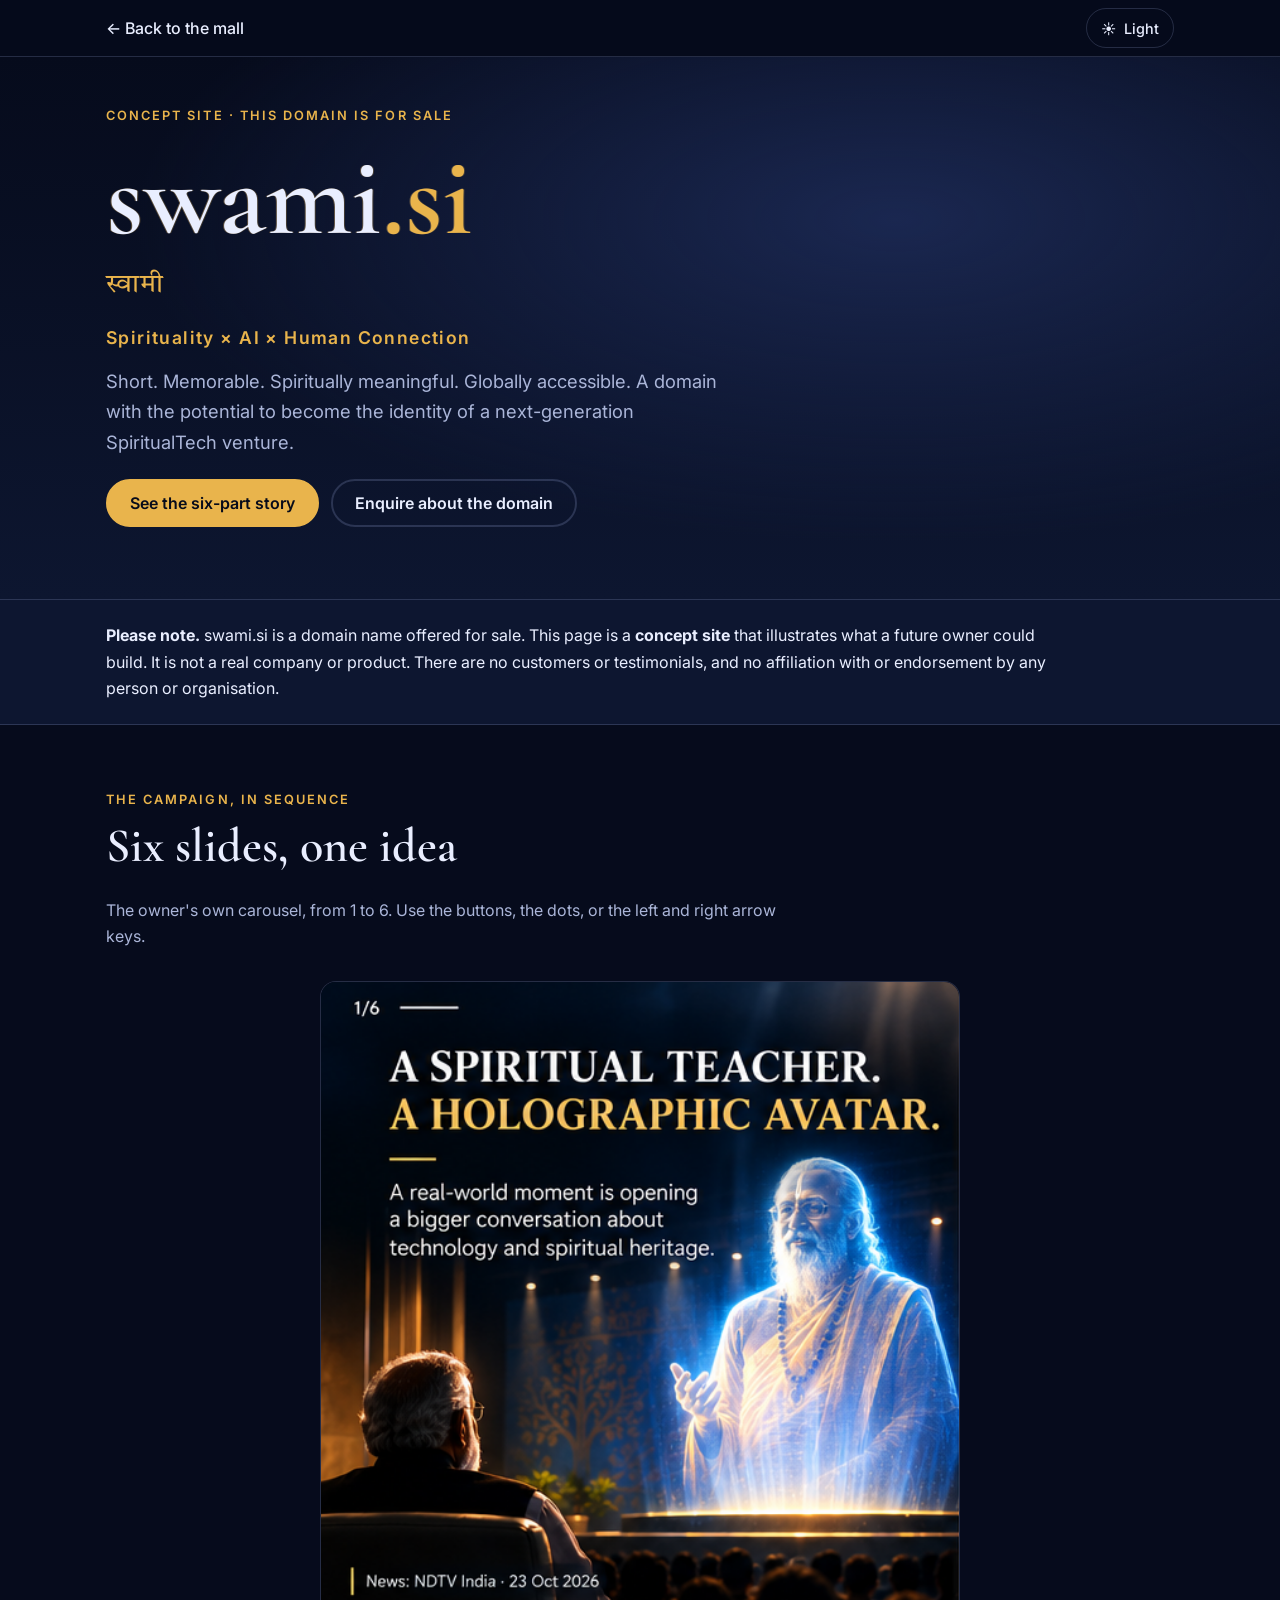
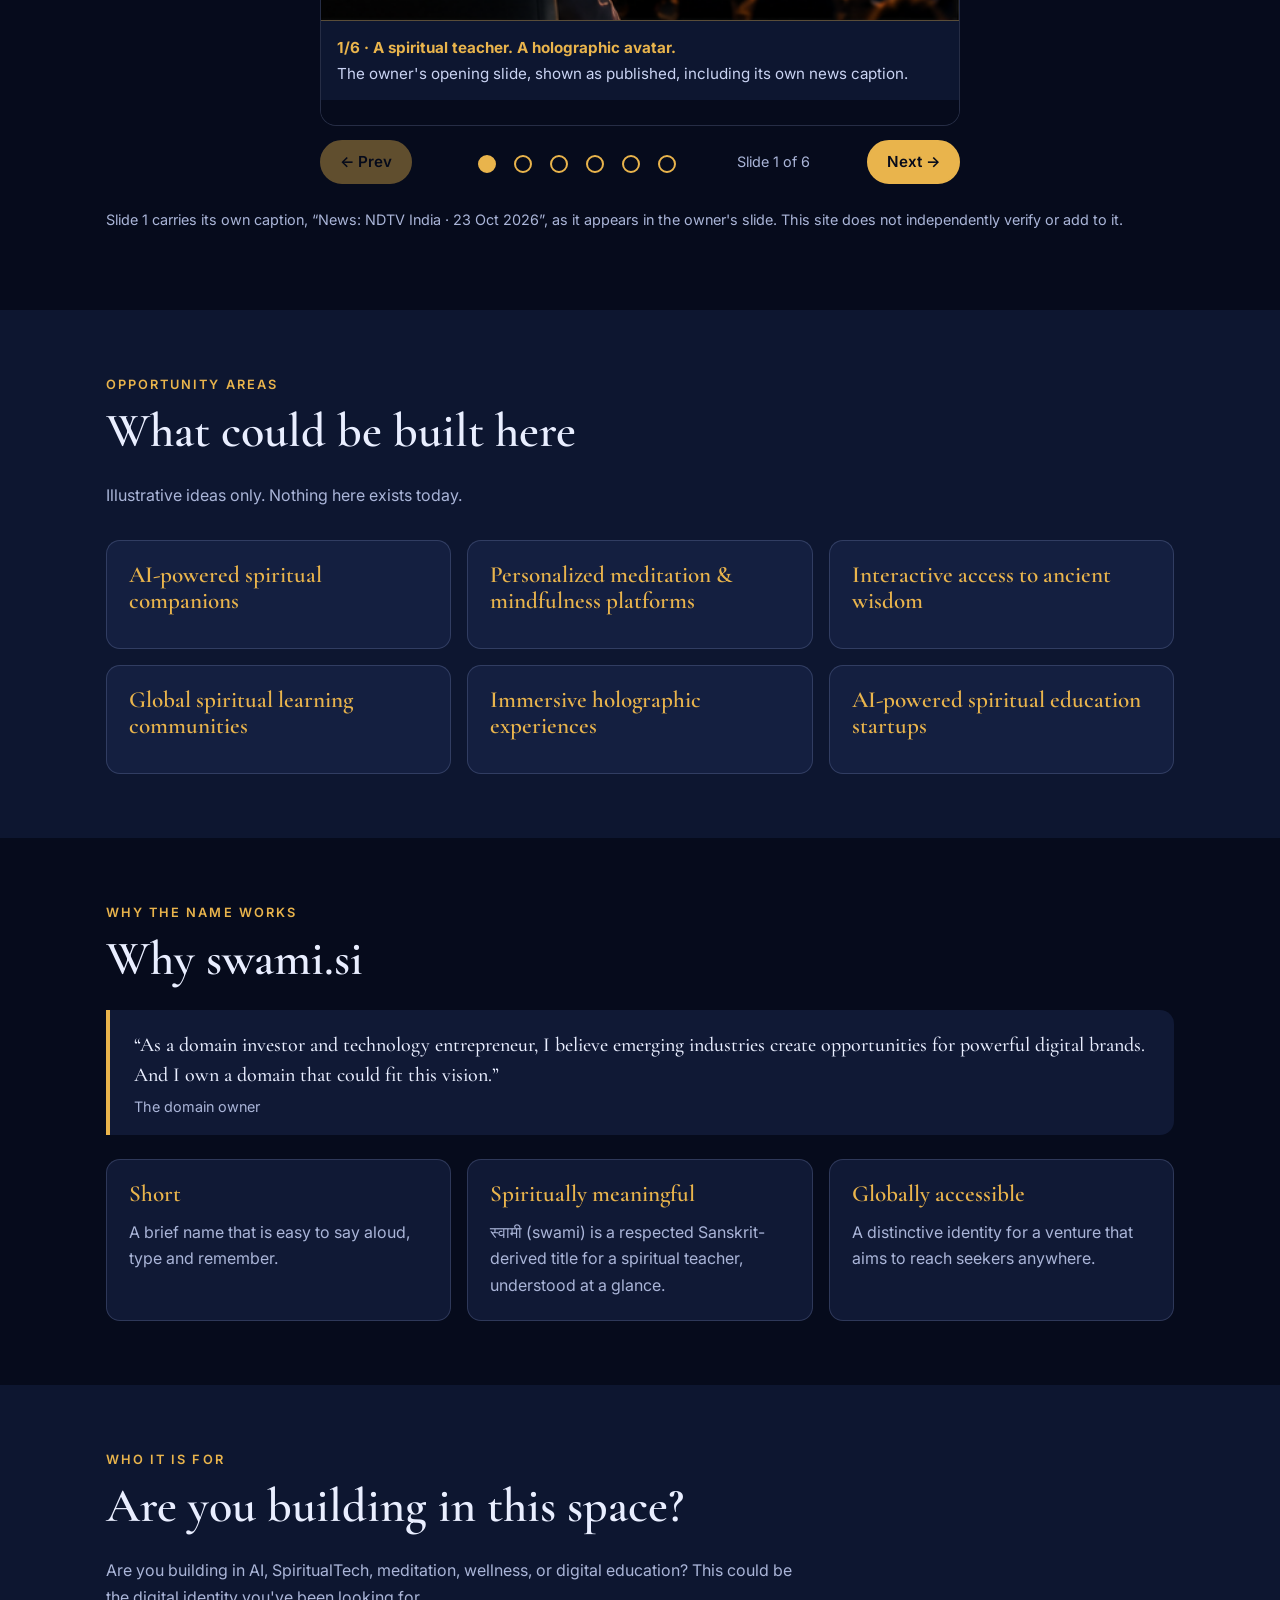
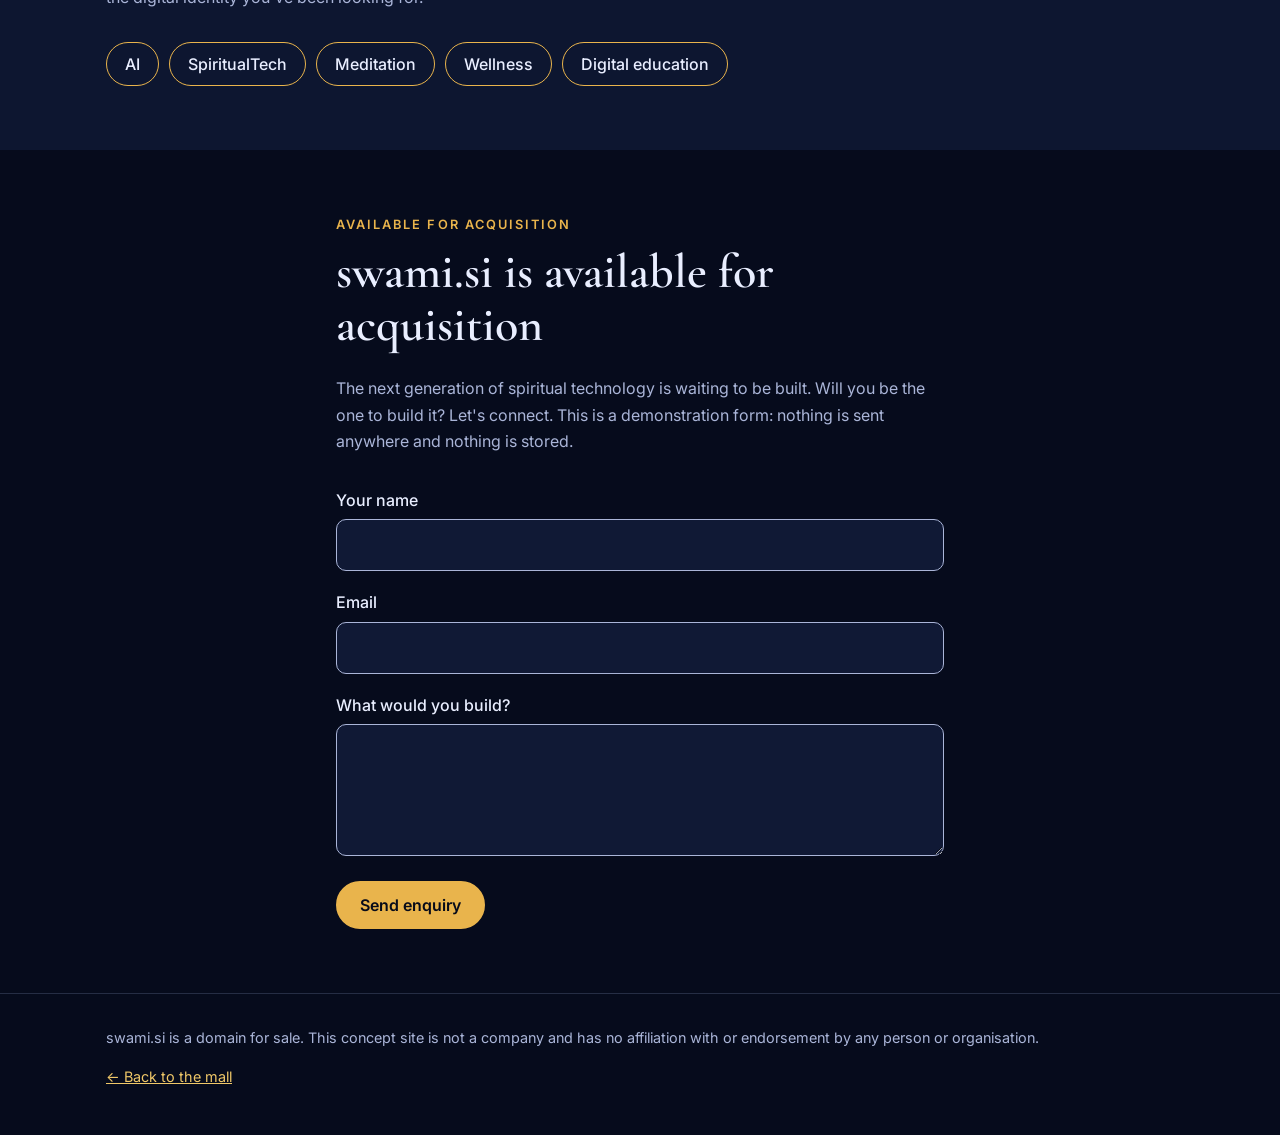
<file: sites/swami/index.html>
<!doctype html>
<html lang="en" data-theme="dark">
<head>
<meta charset="utf-8">
<meta name="viewport" content="width=device-width, initial-scale=1">
<title>swami.si — a domain for sale</title>
<meta name="description" content="swami.si is a domain for sale: short, memorable, spiritually meaningful, globally accessible. A concept site for a future SpiritualTech venture.">
<meta name="color-scheme" content="dark light">
<link rel="preconnect" href="https://fonts.googleapis.com">
<link rel="preconnect" href="https://fonts.gstatic.com" crossorigin>
<link href="https://fonts.googleapis.com/css2?family=Cormorant+Garamond:wght@500;600&family=Inter:wght@400;500;600&family=Tiro+Devanagari+Sanskrit&display=swap" rel="stylesheet">
<link rel="stylesheet" href="css/style.css">
<script>
(function(){try{var t=localStorage.getItem('swami-theme');if(t==='light'||t==='dark')document.documentElement.setAttribute('data-theme',t);}catch(e){}})();
</script>
</head>
<body>
<a class="skip" href="#main">Skip to content</a>

<header class="top">
  <div class="wrap top-in">
    <a class="back" href="../../index.html#hall-swami">&larr; Back to the mall</a>
    <button class="theme" id="themeBtn" type="button" aria-pressed="false" aria-label="Switch to light theme">
      <span aria-hidden="true" id="themeIcon">&#9790;</span><span id="themeLabel">Light</span>
    </button>
  </div>
</header>

<main id="main">
  <section class="hero" aria-labelledby="h1">
    <div class="wrap">
      <p class="eyebrow">Concept site &middot; this domain is for sale</p>
      <h1 id="h1"><span class="name">swami<span class="dot">.si</span></span></h1>
      <p class="sanskrit" lang="sa">स्वामी</p>
      <p class="tag">Spirituality &times; AI &times; Human Connection</p>
      <p class="lede">Short. Memorable. Spiritually meaningful. Globally accessible. A domain with the potential to become the identity of a next-generation SpiritualTech venture.</p>
      <p class="actions">
        <a class="btn" href="#story">See the six-part story</a>
        <a class="btn ghost" href="#enquire">Enquire about the domain</a>
      </p>
    </div>
  </section>

  <section class="band notice" aria-label="About this site">
    <div class="wrap">
      <p><strong>Please note.</strong> swami.si is a domain name offered for sale. This page is a <strong>concept site</strong> that illustrates what a future owner could build. It is not a real company or product. There are no customers or testimonials, and no affiliation with or endorsement by any person or organisation.</p>
    </div>
  </section>

  <section id="story" class="sec" aria-labelledby="h-story">
    <div class="wrap">
      <p class="eyebrow">The campaign, in sequence</p>
      <h2 id="h-story">Six slides, one idea</h2>
      <p class="sub">The owner's own carousel, from 1 to 6. Use the buttons, the dots, or the left and right arrow keys.</p>

      <div class="carousel" id="carousel" role="region" aria-roledescription="carousel" aria-label="swami.si campaign slides, 1 to 6" tabindex="0">
        <ol class="track" id="track">
        <li class="slide" role="group" aria-roledescription="slide" aria-label="1 of 6" id="s1">
          <img src="media/swami_si_slide_1.png" width="507" height="506" alt="Slide 1 of 6: a glowing holographic figure of a white-bearded teacher in robes on a stage, with a seated man and an audience in the foreground. Captioned News: NDTV India, 23 Oct 2026." decoding="async">
          <p class="cap"><strong>1/6 &middot; A spiritual teacher. A holographic avatar.</strong><br>The owner's opening slide, shown as published, including its own news caption.</p>
        </li>
        <li class="slide" role="group" aria-roledescription="slide" aria-label="2 of 6" id="s2">
          <img src="media/swami_si_slide_2.png" width="505" height="506" alt="Slide 2 of 6: old manuscripts beside a glowing wireframe face, under the question: what if ancient wisdom could be experienced in new ways?" loading="lazy" decoding="async">
          <p class="cap"><strong>2/6 &middot; What if ancient wisdom could be experienced in new ways?</strong><br>The question behind the idea.</p>
        </li>
        <li class="slide" role="group" aria-roledescription="slide" aria-label="3 of 6" id="s3">
          <img src="media/swami_si_slide_3.png" width="508" height="506" alt="Slide 3 of 6: a list of ways technology connects people with knowledge: asking questions in natural language, exploring ancient teachings, personalised guidance, guided meditation and practices, and a global community of seekers." loading="lazy" decoding="async">
          <p class="cap"><strong>3/6 &middot; Technology is changing how we connect with knowledge.</strong><br>Natural-language questions, ancient teachings, personalised guidance, guided practice, a global community of seekers.</p>
        </li>
        <li class="slide" role="group" aria-roledescription="slide" aria-label="4 of 6" id="s4">
          <img src="media/swami_si_slide_4.png" width="507" height="510" alt="Slide 4 of 6: a new digital category is emerging, listing digital learning platforms, meditation and mindfulness apps, spiritual communities, personalised wellness guidance, and global access to timeless wisdom." loading="lazy" decoding="async">
          <p class="cap"><strong>4/6 &middot; A new digital category is emerging.</strong><br>Learning platforms, mindfulness apps, communities, wellness guidance, global access.</p>
        </li>
        <li class="slide" role="group" aria-roledescription="slide" aria-label="5 of 6" id="s5">
          <img src="media/swami_si_slide_5.png" width="505" height="510" alt="Slide 5 of 6: every emerging industry needs memorable identities, listing a distinctive brand, trust, meaningful impact, global presence, and long-term value." loading="lazy" decoding="async">
          <p class="cap"><strong>5/6 &middot; Every emerging industry needs memorable identities.</strong><br>A distinctive brand, trust, meaningful impact, global presence, long-term value.</p>
        </li>
        <li class="slide" role="group" aria-roledescription="slide" aria-label="6 of 6" id="s6">
          <img src="media/swami_si_slide_6.png" width="508" height="510" alt="Slide 6 of 6: I own the domain swami.si, Spirituality times AI times Human Connection, with a Let's connect call to action." loading="lazy" decoding="async">
          <p class="cap"><strong>6/6 &middot; I own the domain swami.si</strong><br>Spirituality × AI × Human Connection. Let's connect.</p>
        </li>
        </ol>
        <div class="ctrl">
          <button type="button" class="nav" id="prev" aria-label="Previous slide">&larr; Prev</button>
          <div class="dots" role="group" aria-label="Choose a slide"><button type="button" class="dot-btn" data-i="0" aria-label="Go to slide 1"></button><button type="button" class="dot-btn" data-i="1" aria-label="Go to slide 2"></button><button type="button" class="dot-btn" data-i="2" aria-label="Go to slide 3"></button><button type="button" class="dot-btn" data-i="3" aria-label="Go to slide 4"></button><button type="button" class="dot-btn" data-i="4" aria-label="Go to slide 5"></button><button type="button" class="dot-btn" data-i="5" aria-label="Go to slide 6"></button></div>
          <p class="count" id="count" aria-live="polite">Slide 1 of 6</p>
          <button type="button" class="nav" id="next" aria-label="Next slide">Next &rarr;</button>
        </div>
      </div>
      <p class="fine">Slide 1 carries its own caption, &ldquo;News: NDTV India &middot; 23 Oct 2026&rdquo;, as it appears in the owner's slide. This site does not independently verify or add to it.</p>
    </div>
  </section>

  <section id="build" class="sec alt" aria-labelledby="h-build">
    <div class="wrap">
      <p class="eyebrow">Opportunity areas</p>
      <h2 id="h-build">What could be built here</h2>
      <p class="sub">Illustrative ideas only. Nothing here exists today.</p>
      <ul class="grid3 plain">
        <li class="card"><h3>AI-powered spiritual companions</h3></li>
        <li class="card"><h3>Personalized meditation &amp; mindfulness platforms</h3></li>
        <li class="card"><h3>Interactive access to ancient wisdom</h3></li>
        <li class="card"><h3>Global spiritual learning communities</h3></li>
        <li class="card"><h3>Immersive holographic experiences</h3></li>
        <li class="card"><h3>AI-powered spiritual education startups</h3></li>
        </ul>
    </div>
  </section>

  <section id="name" class="sec" aria-labelledby="h-name">
    <div class="wrap">
      <p class="eyebrow">Why the name works</p>
      <h2 id="h-name">Why swami.si</h2>
      <blockquote class="quote">&ldquo;As a domain investor and technology entrepreneur, I believe emerging industries create opportunities for powerful digital brands. And I own a domain that could fit this vision.&rdquo;<footer>The domain owner</footer></blockquote>
      <div class="grid3">
        <article class="card"><h3>Short</h3><p>A brief name that is easy to say aloud, type and remember.</p></article>
        <article class="card"><h3>Spiritually meaningful</h3><p><span lang="sa">स्वामी</span> (swami) is a respected Sanskrit-derived title for a spiritual teacher, understood at a glance.</p></article>
        <article class="card"><h3>Globally accessible</h3><p>A distinctive identity for a venture that aims to reach seekers anywhere.</p></article>
      </div>
    </div>
  </section>

  <section id="buyer" class="sec alt" aria-labelledby="h-buyer">
    <div class="wrap">
      <p class="eyebrow">Who it is for</p>
      <h2 id="h-buyer">Are you building in this space?</h2>
      <p class="sub">Are you building in AI, SpiritualTech, meditation, wellness, or digital education? This could be the digital identity you've been looking for.</p>
      <ul class="chips plain">
        <li>AI</li><li>SpiritualTech</li><li>Meditation</li><li>Wellness</li><li>Digital education</li>
      </ul>
    </div>
  </section>

  <section id="enquire" class="sec" aria-labelledby="h-enq">
    <div class="wrap narrow">
      <p class="eyebrow">Available for acquisition</p>
      <h2 id="h-enq">swami.si is available for acquisition</h2>
      <p class="sub">The next generation of spiritual technology is waiting to be built. Will you be the one to build it? Let's connect. This is a demonstration form: nothing is sent anywhere and nothing is stored.</p>
      <form id="enq" novalidate>
        <div class="field">
          <label for="f-name">Your name</label>
          <input id="f-name" name="name" type="text" autocomplete="name" required aria-describedby="e-name">
          <p class="err" id="e-name" hidden>Please enter your name.</p>
        </div>
        <div class="field">
          <label for="f-email">Email</label>
          <input id="f-email" name="email" type="email" autocomplete="email" required aria-describedby="e-email">
          <p class="err" id="e-email" hidden>Please enter a valid email address.</p>
        </div>
        <div class="field">
          <label for="f-msg">What would you build?</label>
          <textarea id="f-msg" name="message" rows="4" required aria-describedby="e-msg"></textarea>
          <p class="err" id="e-msg" hidden>Please write a short message.</p>
        </div>
        <button class="btn" type="submit">Send enquiry</button>
        <p id="ok" class="ok" role="status" tabindex="-1" hidden>Thank you. This is a concept site, so your message was not sent. No data left your browser.</p>
      </form>
    </div>
  </section>
</main>

<footer class="foot">
  <div class="wrap">
    <p>swami.si is a domain for sale. This concept site is not a company and has no affiliation with or endorsement by any person or organisation.</p>
    <p><a href="../../index.html#hall-swami">&larr; Back to the mall</a></p>
  </div>
</footer>

<script src="js/main.js"></script>
</body>
</html>
</file>
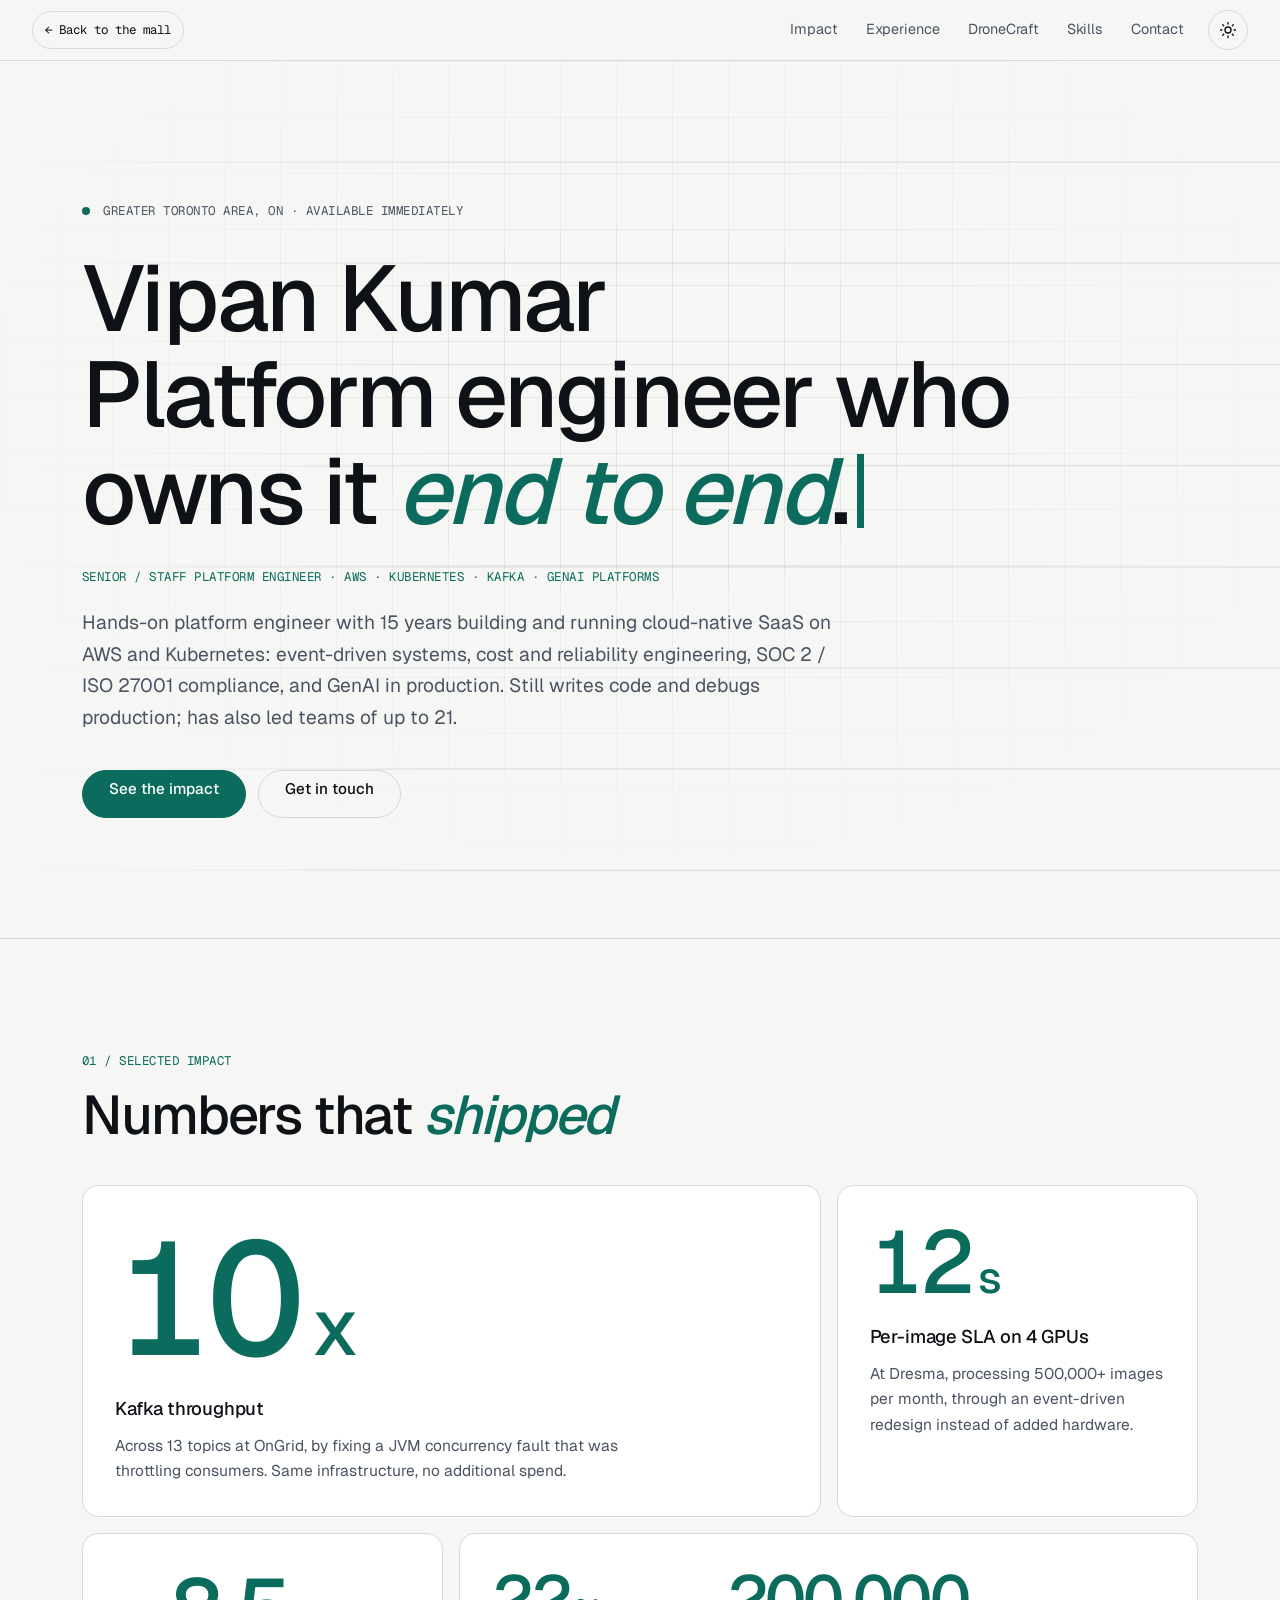
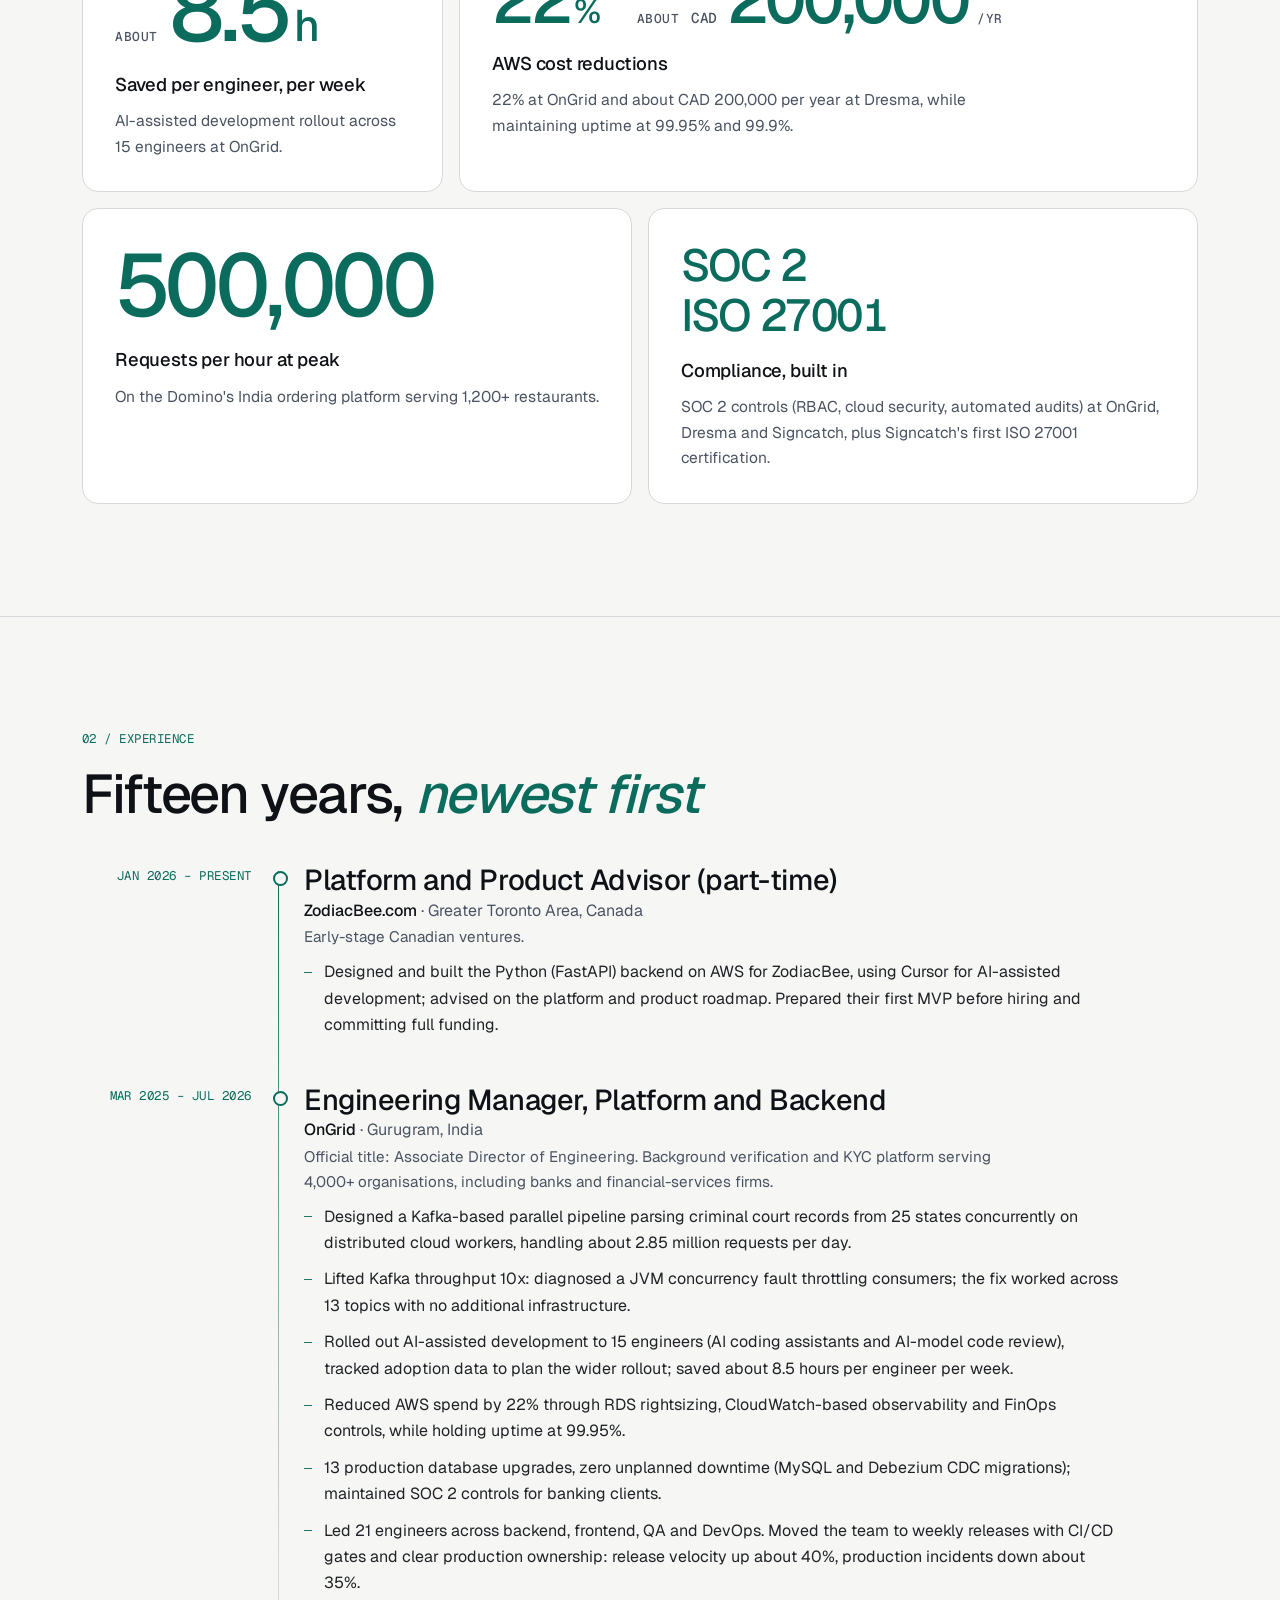
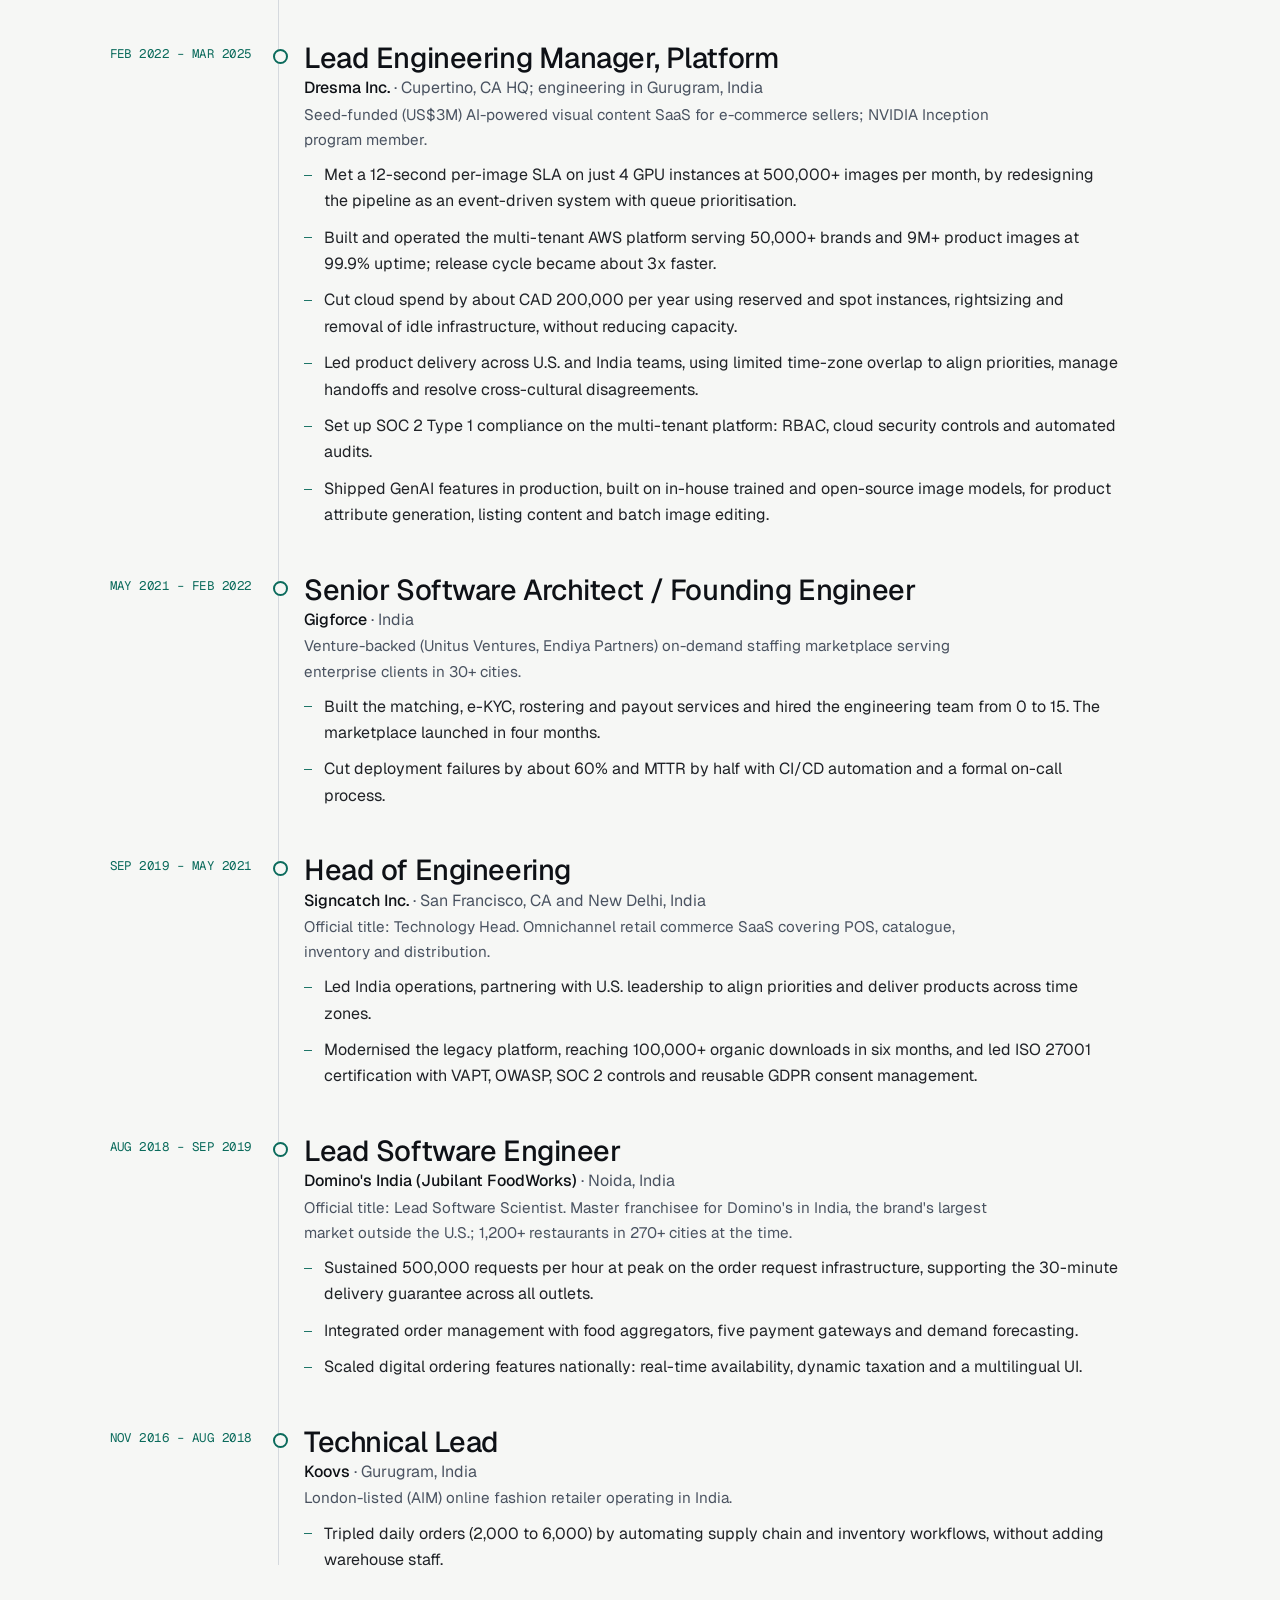
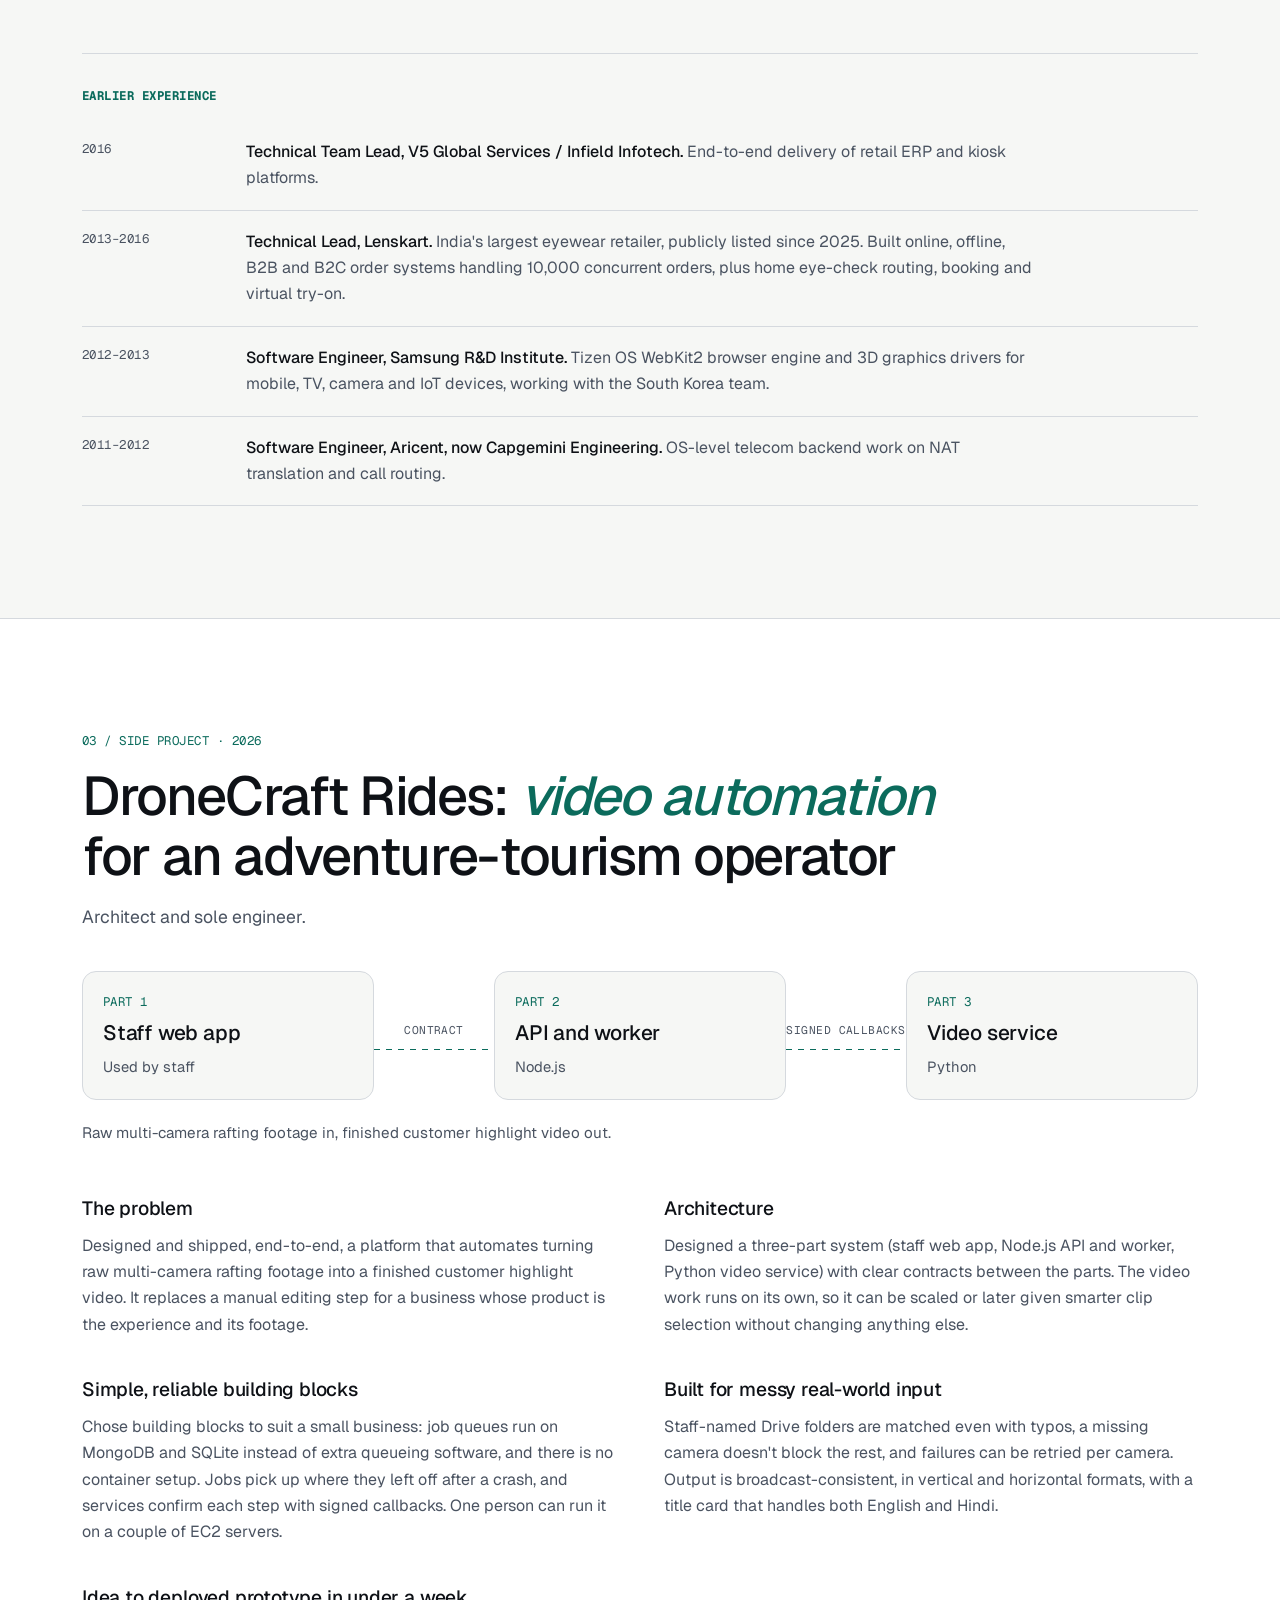
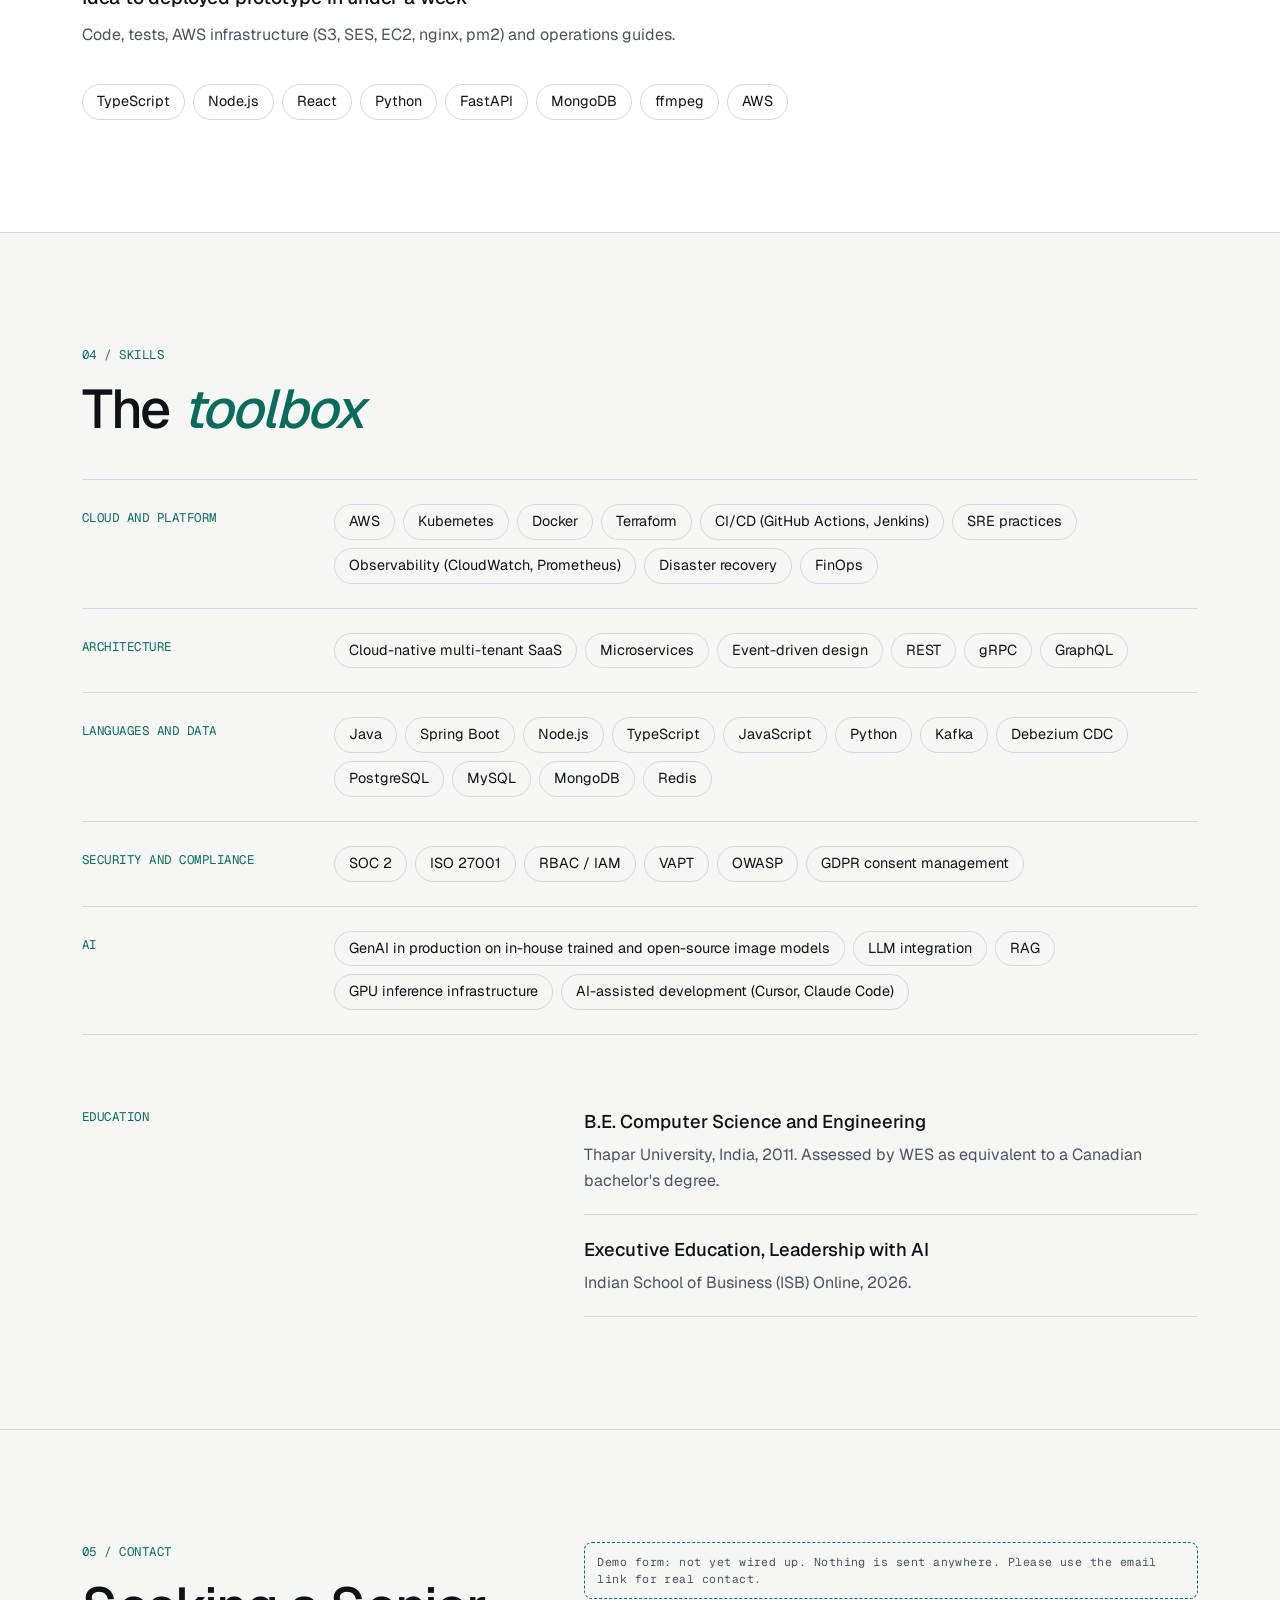
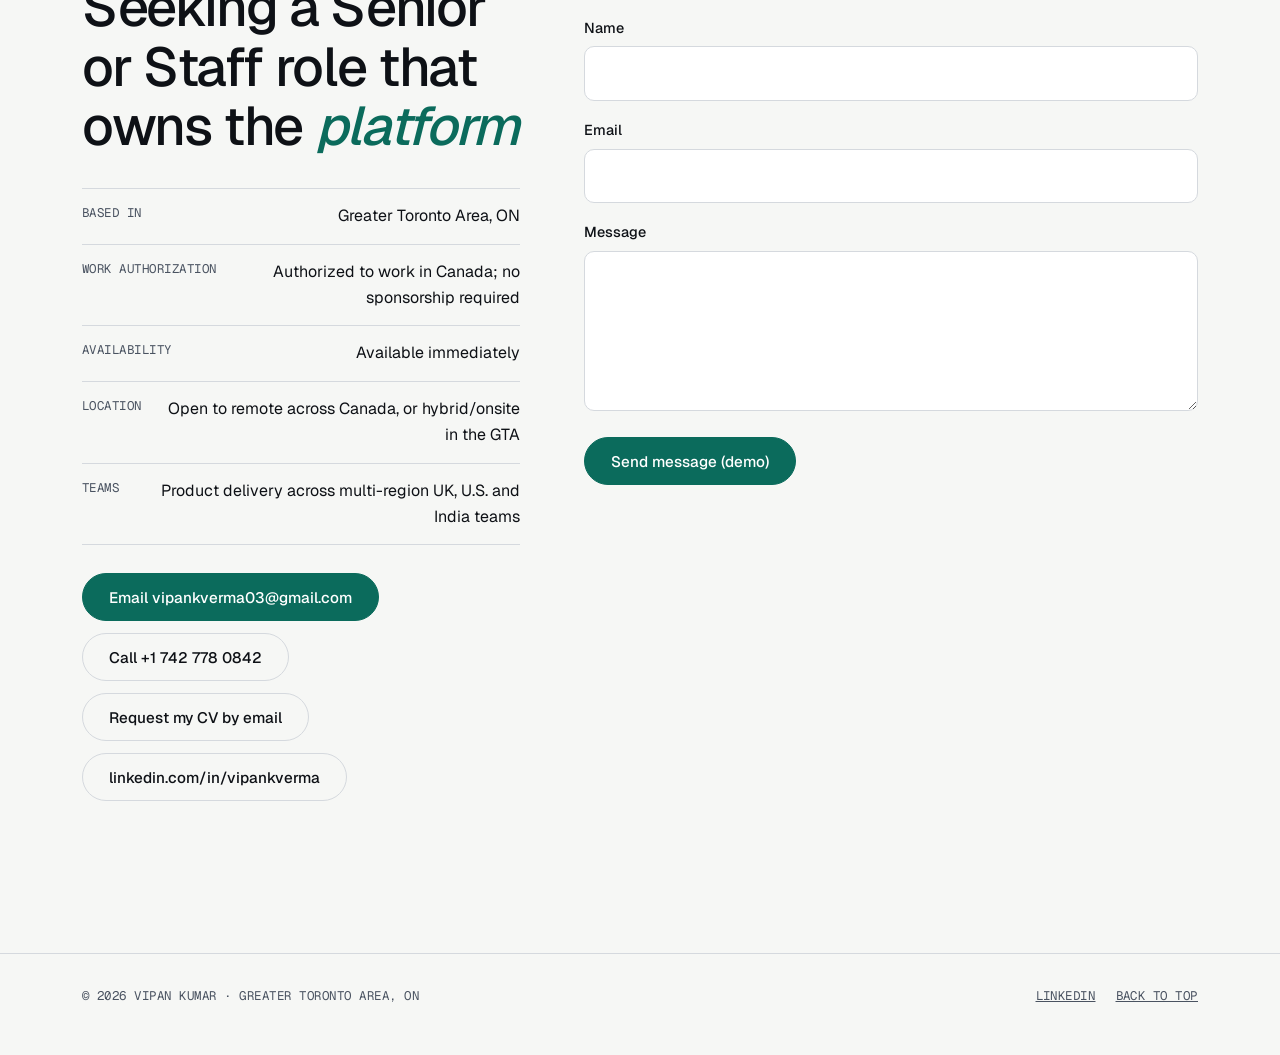
<file: sites/vipan/index.html>
<!doctype html>
<html lang="en">
<head>
<meta charset="utf-8">
<meta name="viewport" content="width=device-width, initial-scale=1">
<title>Vipan Kumar | Senior / Staff Platform Engineer</title>
<meta name="description" content="Vipan Kumar, Senior / Staff Platform Engineer in the Greater Toronto Area. 15 years building and running cloud-native SaaS on AWS and Kubernetes: Kafka, cost and reliability engineering, SOC 2 / ISO 27001, GenAI in production. Available immediately.">
<meta name="color-scheme" content="dark light">
<script>
  (function () {
    var d = document.documentElement; d.classList.add('js');
    try { var t = localStorage.getItem('vipan-theme'); if (t === 'light' || t === 'dark') d.setAttribute('data-theme', t); } catch (e) {}
  })();
</script>
<link rel="preconnect" href="https://fonts.googleapis.com">
<link rel="preconnect" href="https://fonts.gstatic.com" crossorigin>
<link rel="stylesheet" href="https://fonts.googleapis.com/css2?family=Geist:wght@300..700&family=Geist+Mono:wght@400;500&display=swap">
<link rel="stylesheet" href="css/style.css">
<link rel="icon" href="data:image/svg+xml,%3Csvg xmlns='http://www.w3.org/2000/svg' viewBox='0 0 32 32'%3E%3Crect width='32' height='32' rx='7' fill='%230B0D10'/%3E%3Ccircle cx='16' cy='16' r='6' fill='%233DE3C1'/%3E%3C/svg%3E">
</head>
<body>
<a class="skip" href="#main">Skip to content</a>

<header class="bar">
  <a class="back" href="../../index.html#hall-vipan"><span aria-hidden="true">←</span> Back to the mall</a>
  <nav aria-label="Primary">
    <ul>
      <li><a href="#impact">Impact</a></li>
      <li><a href="#experience">Experience</a></li>
      <li><a href="#dronecraft">DroneCraft</a></li>
      <li><a href="#skills">Skills</a></li>
      <li><a href="#contact">Contact</a></li>
    </ul>
  </nav>
  <button class="theme" id="theme" type="button" aria-label="Switch colour theme">
    <svg class="i-sun" viewBox="0 0 24 24" width="18" height="18" fill="none" stroke="currentColor" stroke-width="1.8" stroke-linecap="round" aria-hidden="true"><circle cx="12" cy="12" r="4"/><path d="M12 2v2M12 20v2M4.9 4.9l1.4 1.4M17.7 17.7l1.4 1.4M2 12h2M20 12h2M4.9 19.1l1.4-1.4M17.7 6.3l1.4-1.4"/></svg>
    <svg class="i-moon" viewBox="0 0 24 24" width="18" height="18" fill="none" stroke="currentColor" stroke-width="1.8" stroke-linecap="round" stroke-linejoin="round" aria-hidden="true"><path d="M20 14.5A8 8 0 0 1 9.5 4 8 8 0 1 0 20 14.5z"/></svg>
  </button>
</header>

<main id="main">
  <section class="hero" aria-labelledby="h-title">
    <div class="gridbg" aria-hidden="true"></div>
    <svg class="stream" viewBox="0 0 1200 520" preserveAspectRatio="xMidYMid slice" aria-hidden="true" focusable="false">
      <g class="lanes">
        <path d="M0 60H1200"/><path d="M0 120H1200"/><path d="M0 180H1200"/><path d="M0 240H1200"/><path d="M0 300H1200"/><path d="M0 360H1200"/><path d="M0 420H1200"/><path d="M0 480H1200"/>
      </g>
      <g class="pkts">
        <rect x="-40" y="56" width="26" height="8" rx="4" style="--d:0s;--t:13s"/>
        <rect x="-40" y="116" width="40" height="8" rx="4" style="--d:-6s;--t:17s"/>
        <rect x="-40" y="176" width="18" height="8" rx="4" style="--d:-3s;--t:11s"/>
        <rect x="-40" y="236" width="32" height="8" rx="4" style="--d:-9s;--t:15s"/>
        <rect x="-40" y="296" width="22" height="8" rx="4" style="--d:-1s;--t:12s"/>
        <rect x="-40" y="356" width="36" height="8" rx="4" style="--d:-11s;--t:18s"/>
        <rect x="-40" y="416" width="20" height="8" rx="4" style="--d:-5s;--t:14s"/>
        <rect x="-40" y="476" width="30" height="8" rx="4" style="--d:-8s;--t:16s"/>
      </g>
    </svg>
    <div class="wrap">
      <p class="mono eyebrow reveal-line"><span><span class="dot" aria-hidden="true"></span> Greater Toronto Area, ON · Available immediately</span></p>
      <h1 id="h-title" class="display" data-split>
        <span class="line"><span>Vipan Kumar</span></span>
        <span class="line"><span>Platform engineer who</span></span>
        <span class="line"><span>owns it <em>end to end</em>.<i class="caret" aria-hidden="true"></i></span></span>
      </h1>
      <p class="tagline mono reveal-line"><span>Senior / Staff Platform Engineer · AWS · Kubernetes · Kafka · GenAI Platforms</span></p>
      <p class="lede reveal-line"><span>Hands-on platform engineer with 15 years building and running cloud-native SaaS on AWS and Kubernetes: event-driven systems, cost and reliability engineering, SOC 2 / ISO 27001 compliance, and GenAI in production. Still writes code and debugs production; has also led teams of up to 21.</span></p>
      <div class="cta reveal-line">
        <a class="btn primary magnetic" href="#impact"><span>See the impact</span></a>
        <a class="btn ghost magnetic" href="#contact"><span>Get in touch</span></a>
      </div>
    </div>
  </section>

  <section id="impact" class="sec" aria-labelledby="i-title">
    <div class="wrap">
      <header class="sh">
        <p class="mono label">01 / Selected impact</p>
        <h2 id="i-title" class="h2">Numbers that <em>shipped</em></h2>
      </header>
      <ul class="stats">
        <li class="stat big">
          <p class="fig"><span class="num" data-count="10">10</span><span class="u">x</span></p>
          <h3>Kafka throughput</h3>
          <p>Across 13 topics at OnGrid, by fixing a JVM concurrency fault that was throttling consumers. Same infrastructure, no additional spend.</p>
        </li>
        <li class="stat">
          <p class="fig"><span class="num" data-count="12">12</span><span class="u">s</span></p>
          <h3>Per-image SLA on 4 GPUs</h3>
          <p>At Dresma, processing 500,000+ images per month, through an event-driven redesign instead of added hardware.</p>
        </li>
        <li class="stat">
          <p class="fig"><span class="pre">about</span><span class="num" data-count="8.5" data-dec="1">8.5</span><span class="u">h</span></p>
          <h3>Saved per engineer, per week</h3>
          <p>AI-assisted development rollout across 15 engineers at OnGrid.</p>
        </li>
        <li class="stat wide">
          <div class="pair">
            <p class="fig"><span class="num" data-count="22">22</span><span class="u">%</span></p>
            <p class="fig"><span class="pre">about</span><span class="u cad">CAD</span><span class="num" data-count="200000">200,000</span><span class="per">/yr</span></p>
          </div>
          <h3>AWS cost reductions</h3>
          <p>22% at OnGrid and about CAD 200,000 per year at Dresma, while maintaining uptime at 99.95% and 99.9%.</p>
        </li>
        <li class="stat">
          <p class="fig"><span class="num" data-count="500000">500,000</span></p>
          <h3>Requests per hour at peak</h3>
          <p>On the Domino's India ordering platform serving 1,200+ restaurants.</p>
        </li>
        <li class="stat">
          <p class="fig tight">SOC 2<br>ISO 27001</p>
          <h3>Compliance, built in</h3>
          <p>SOC 2 controls (RBAC, cloud security, automated audits) at OnGrid, Dresma and Signcatch, plus Signcatch's first ISO 27001 certification.</p>
        </li>
      </ul>
    </div>
  </section>

  <section id="experience" class="sec" aria-labelledby="e-title">
    <div class="wrap">
      <header class="sh">
        <p class="mono label">02 / Experience</p>
        <h2 id="e-title" class="h2">Fifteen years, <em>newest first</em></h2>
      </header>
      <ol class="tl">
        <li class="role">
          <p class="when mono">Jan 2026 – Present</p>
          <div class="body">
            <h3>Platform and Product Advisor (part-time)</h3>
            <p class="org">ZodiacBee.com <span class="loc">· Greater Toronto Area, Canada</span></p>
            <p class="ctx">Early-stage Canadian ventures.</p>
            <ul>
              <li>Designed and built the Python (FastAPI) backend on AWS for ZodiacBee, using Cursor for AI-assisted development; advised on the platform and product roadmap. Prepared their first MVP before hiring and committing full funding.</li>
            </ul>
          </div>
        </li>
        <li class="role">
          <p class="when mono">Mar 2025 – Jul 2026</p>
          <div class="body">
            <h3>Engineering Manager, Platform and Backend</h3>
            <p class="org">OnGrid <span class="loc">· Gurugram, India</span></p>
            <p class="ctx">Official title: Associate Director of Engineering. Background verification and KYC platform serving 4,000+ organisations, including banks and financial-services firms.</p>
            <ul>
              <li>Designed a Kafka-based parallel pipeline parsing criminal court records from 25 states concurrently on distributed cloud workers, handling about 2.85 million requests per day.</li>
              <li>Lifted Kafka throughput 10x: diagnosed a JVM concurrency fault throttling consumers; the fix worked across 13 topics with no additional infrastructure.</li>
              <li>Rolled out AI-assisted development to 15 engineers (AI coding assistants and AI-model code review), tracked adoption data to plan the wider rollout; saved about 8.5 hours per engineer per week.</li>
              <li>Reduced AWS spend by 22% through RDS rightsizing, CloudWatch-based observability and FinOps controls, while holding uptime at 99.95%.</li>
              <li>13 production database upgrades, zero unplanned downtime (MySQL and Debezium CDC migrations); maintained SOC 2 controls for banking clients.</li>
              <li>Led 21 engineers across backend, frontend, QA and DevOps. Moved the team to weekly releases with CI/CD gates and clear production ownership: release velocity up about 40%, production incidents down about 35%.</li>
            </ul>
          </div>
        </li>
        <li class="role">
          <p class="when mono">Feb 2022 – Mar 2025</p>
          <div class="body">
            <h3>Lead Engineering Manager, Platform</h3>
            <p class="org">Dresma Inc. <span class="loc">· Cupertino, CA HQ; engineering in Gurugram, India</span></p>
            <p class="ctx">Seed-funded (US$3M) AI-powered visual content SaaS for e-commerce sellers; NVIDIA Inception program member.</p>
            <ul>
              <li>Met a 12-second per-image SLA on just 4 GPU instances at 500,000+ images per month, by redesigning the pipeline as an event-driven system with queue prioritisation.</li>
              <li>Built and operated the multi-tenant AWS platform serving 50,000+ brands and 9M+ product images at 99.9% uptime; release cycle became about 3x faster.</li>
              <li>Cut cloud spend by about CAD 200,000 per year using reserved and spot instances, rightsizing and removal of idle infrastructure, without reducing capacity.</li>
              <li>Led product delivery across U.S. and India teams, using limited time-zone overlap to align priorities, manage handoffs and resolve cross-cultural disagreements.</li>
              <li>Set up SOC 2 Type 1 compliance on the multi-tenant platform: RBAC, cloud security controls and automated audits.</li>
              <li>Shipped GenAI features in production, built on in-house trained and open-source image models, for product attribute generation, listing content and batch image editing.</li>
            </ul>
          </div>
        </li>
        <li class="role">
          <p class="when mono">May 2021 – Feb 2022</p>
          <div class="body">
            <h3>Senior Software Architect / Founding Engineer</h3>
            <p class="org">Gigforce <span class="loc">· India</span></p>
            <p class="ctx">Venture-backed (Unitus Ventures, Endiya Partners) on-demand staffing marketplace serving enterprise clients in 30+ cities.</p>
            <ul>
              <li>Built the matching, e-KYC, rostering and payout services and hired the engineering team from 0 to 15. The marketplace launched in four months.</li>
              <li>Cut deployment failures by about 60% and MTTR by half with CI/CD automation and a formal on-call process.</li>
            </ul>
          </div>
        </li>
        <li class="role">
          <p class="when mono">Sep 2019 – May 2021</p>
          <div class="body">
            <h3>Head of Engineering</h3>
            <p class="org">Signcatch Inc. <span class="loc">· San Francisco, CA and New Delhi, India</span></p>
            <p class="ctx">Official title: Technology Head. Omnichannel retail commerce SaaS covering POS, catalogue, inventory and distribution.</p>
            <ul>
              <li>Led India operations, partnering with U.S. leadership to align priorities and deliver products across time zones.</li>
              <li>Modernised the legacy platform, reaching 100,000+ organic downloads in six months, and led ISO 27001 certification with VAPT, OWASP, SOC 2 controls and reusable GDPR consent management.</li>
            </ul>
          </div>
        </li>
        <li class="role">
          <p class="when mono">Aug 2018 – Sep 2019</p>
          <div class="body">
            <h3>Lead Software Engineer</h3>
            <p class="org">Domino's India (Jubilant FoodWorks) <span class="loc">· Noida, India</span></p>
            <p class="ctx">Official title: Lead Software Scientist. Master franchisee for Domino's in India, the brand's largest market outside the U.S.; 1,200+ restaurants in 270+ cities at the time.</p>
            <ul>
              <li>Sustained 500,000 requests per hour at peak on the order request infrastructure, supporting the 30-minute delivery guarantee across all outlets.</li>
              <li>Integrated order management with food aggregators, five payment gateways and demand forecasting.</li>
              <li>Scaled digital ordering features nationally: real-time availability, dynamic taxation and a multilingual UI.</li>
            </ul>
          </div>
        </li>
        <li class="role">
          <p class="when mono">Nov 2016 – Aug 2018</p>
          <div class="body">
            <h3>Technical Lead</h3>
            <p class="org">Koovs <span class="loc">· Gurugram, India</span></p>
            <p class="ctx">London-listed (AIM) online fashion retailer operating in India.</p>
            <ul>
              <li>Tripled daily orders (2,000 to 6,000) by automating supply chain and inventory workflows, without adding warehouse staff.</li>
            </ul>
          </div>
        </li>
      </ol>

      <div class="earlier">
        <h3 class="mono label">Earlier experience</h3>
        <ul>
          <li><span class="mono">2016</span><p><strong>Technical Team Lead, V5 Global Services / Infield Infotech.</strong> End-to-end delivery of retail ERP and kiosk platforms.</p></li>
          <li><span class="mono">2013–2016</span><p><strong>Technical Lead, Lenskart.</strong> India's largest eyewear retailer, publicly listed since 2025. Built online, offline, B2B and B2C order systems handling 10,000 concurrent orders, plus home eye-check routing, booking and virtual try-on.</p></li>
          <li><span class="mono">2012–2013</span><p><strong>Software Engineer, Samsung R&amp;D Institute.</strong> Tizen OS WebKit2 browser engine and 3D graphics drivers for mobile, TV, camera and IoT devices, working with the South Korea team.</p></li>
          <li><span class="mono">2011–2012</span><p><strong>Software Engineer, Aricent, now Capgemini Engineering.</strong> OS-level telecom backend work on NAT translation and call routing.</p></li>
        </ul>
      </div>
    </div>
  </section>

  <section id="dronecraft" class="sec feature" aria-labelledby="d-title">
    <div class="wrap">
      <header class="sh">
        <p class="mono label">03 / Side project · 2026</p>
        <h2 id="d-title" class="h2">DroneCraft Rides: <em>video automation</em> for an adventure-tourism operator</h2>
        <p class="sub">Architect and sole engineer.</p>
      </header>

      <figure class="arch" aria-label="Diagram of the three-part system: staff web app, Node.js API and worker, Python video service, joined by clear contracts and signed callbacks">
        <div class="node"><span class="mono">Part 1</span><strong>Staff web app</strong><em>Used by staff</em></div>
        <div class="link" aria-hidden="true"><span class="mono">contract</span></div>
        <div class="node"><span class="mono">Part 2</span><strong>API and worker</strong><em>Node.js</em></div>
        <div class="link" aria-hidden="true"><span class="mono">signed callbacks</span></div>
        <div class="node"><span class="mono">Part 3</span><strong>Video service</strong><em>Python</em></div>
        <figcaption>Raw multi-camera rafting footage in, finished customer highlight video out.</figcaption>
      </figure>

      <div class="narr">
        <article>
          <h3>The problem</h3>
          <p>Designed and shipped, end-to-end, a platform that automates turning raw multi-camera rafting footage into a finished customer highlight video. It replaces a manual editing step for a business whose product is the experience and its footage.</p>
        </article>
        <article>
          <h3>Architecture</h3>
          <p>Designed a three-part system (staff web app, Node.js API and worker, Python video service) with clear contracts between the parts. The video work runs on its own, so it can be scaled or later given smarter clip selection without changing anything else.</p>
        </article>
        <article>
          <h3>Simple, reliable building blocks</h3>
          <p>Chose building blocks to suit a small business: job queues run on MongoDB and SQLite instead of extra queueing software, and there is no container setup. Jobs pick up where they left off after a crash, and services confirm each step with signed callbacks. One person can run it on a couple of EC2 servers.</p>
        </article>
        <article>
          <h3>Built for messy real-world input</h3>
          <p>Staff-named Drive folders are matched even with typos, a missing camera doesn't block the rest, and failures can be retried per camera. Output is broadcast-consistent, in vertical and horizontal formats, with a title card that handles both English and Hindi.</p>
        </article>
        <article class="span">
          <h3>Idea to deployed prototype in under a week</h3>
          <p>Code, tests, AWS infrastructure (S3, SES, EC2, nginx, pm2) and operations guides.</p>
        </article>
      </div>
      <ul class="tags" aria-label="Stack">
        <li>TypeScript</li><li>Node.js</li><li>React</li><li>Python</li><li>FastAPI</li><li>MongoDB</li><li>ffmpeg</li><li>AWS</li>
      </ul>
    </div>
  </section>

  <section id="skills" class="sec" aria-labelledby="s-title">
    <div class="wrap">
      <header class="sh">
        <p class="mono label">04 / Skills</p>
        <h2 id="s-title" class="h2">The <em>toolbox</em></h2>
      </header>
      <dl class="skills">
        <div><dt class="mono">Cloud and platform</dt><dd><ul class="tags"><li>AWS</li><li>Kubernetes</li><li>Docker</li><li>Terraform</li><li>CI/CD (GitHub Actions, Jenkins)</li><li>SRE practices</li><li>Observability (CloudWatch, Prometheus)</li><li>Disaster recovery</li><li>FinOps</li></ul></dd></div>
        <div><dt class="mono">Architecture</dt><dd><ul class="tags"><li>Cloud-native multi-tenant SaaS</li><li>Microservices</li><li>Event-driven design</li><li>REST</li><li>gRPC</li><li>GraphQL</li></ul></dd></div>
        <div><dt class="mono">Languages and data</dt><dd><ul class="tags"><li>Java</li><li>Spring Boot</li><li>Node.js</li><li>TypeScript</li><li>JavaScript</li><li>Python</li><li>Kafka</li><li>Debezium CDC</li><li>PostgreSQL</li><li>MySQL</li><li>MongoDB</li><li>Redis</li></ul></dd></div>
        <div><dt class="mono">Security and compliance</dt><dd><ul class="tags"><li>SOC 2</li><li>ISO 27001</li><li>RBAC / IAM</li><li>VAPT</li><li>OWASP</li><li>GDPR consent management</li></ul></dd></div>
        <div><dt class="mono">AI</dt><dd><ul class="tags"><li>GenAI in production on in-house trained and open-source image models</li><li>LLM integration</li><li>RAG</li><li>GPU inference infrastructure</li><li>AI-assisted development (Cursor, Claude Code)</li></ul></dd></div>
      </dl>

      <div class="two edu">
        <header class="sh">
          <p class="mono label">Education</p>
        </header>
        <ul class="eduList">
          <li><strong>B.E. Computer Science and Engineering</strong><span>Thapar University, India, 2011. Assessed by WES as equivalent to a Canadian bachelor's degree.</span></li>
          <li><strong>Executive Education, Leadership with AI</strong><span>Indian School of Business (ISB) Online, 2026.</span></li>
        </ul>
      </div>
    </div>
  </section>

  <section id="contact" class="sec" aria-labelledby="c-title">
    <div class="wrap two">
      <header class="sh">
        <p class="mono label">05 / Contact</p>
        <h2 id="c-title" class="h2">Seeking a Senior or Staff role that owns the <em>platform</em></h2>
        <dl class="facts">
          <div><dt class="mono">Based in</dt><dd>Greater Toronto Area, ON</dd></div>
          <div><dt class="mono">Work authorization</dt><dd>Authorized to work in Canada; no sponsorship required</dd></div>
          <div><dt class="mono">Availability</dt><dd>Available immediately</dd></div>
          <div><dt class="mono">Location</dt><dd>Open to remote across Canada, or hybrid/onsite in the GTA</dd></div>
          <div><dt class="mono">Teams</dt><dd>Product delivery across multi-region UK, U.S. and India teams</dd></div>
        </dl>
        <p class="route">
          <a class="btn primary magnetic" data-mail data-subject="Hello from your portfolio" data-follow="Email" href="#contact"><span>Email <span class="addr" data-addr>vipankverma03 [at] gmail [dot] com</span></span></a>
          <a class="btn ghost magnetic" data-tel href="#contact"><span>Call <span data-tel-text>+1 · 742 · 778 · 0842</span></span></a>
          <a class="btn ghost magnetic" data-mail data-subject="CV request" data-follow="Email" href="#contact"><span>Request my CV by email</span></a>
          <a class="btn ghost magnetic" href="https://www.linkedin.com/in/vipankverma" rel="noopener" target="_blank"><span>linkedin.com/in/vipankverma</span></a>
        </p>
        <noscript><p class="muted">Email: vipankverma03 [at] gmail [dot] com · Phone: +1 · 742 · 778 · 0842</p></noscript>
      </header>
      <form id="form" class="form" novalidate>
        <p class="note mono">Demo form: not yet wired up. Nothing is sent anywhere. Please use the email link for real contact.</p>
        <div class="field"><label for="f-name">Name</label><input id="f-name" name="name" type="text" autocomplete="name" required aria-describedby="e-name"><p class="err" id="e-name" hidden>Please enter a name.</p></div>
        <div class="field"><label for="f-email">Email</label><input id="f-email" name="email" type="email" autocomplete="email" required aria-describedby="e-email"><p class="err" id="e-email" hidden>Please enter a valid email address.</p></div>
        <div class="field"><label for="f-msg">Message</label><textarea id="f-msg" name="message" rows="5" required aria-describedby="e-msg"></textarea><p class="err" id="e-msg" hidden>Please write a message.</p></div>
        <button class="btn primary magnetic" type="submit"><span>Send message (demo)</span></button>
        <p class="ok" id="ok" role="status" tabindex="-1" hidden>Thanks. This form is not yet wired up, so your message was not sent. Please use the email link instead.</p>
      </form>
    </div>
  </section>
</main>

<footer class="foot">
  <div class="wrap">
    <p class="mono">© 2026 Vipan Kumar · Greater Toronto Area, ON</p>
    <ul class="mono"><li><a href="https://www.linkedin.com/in/vipankverma" rel="noopener" target="_blank">LinkedIn</a></li><li><a href="#main">Back to top</a></li></ul>
  </div>
</footer>

<div class="follower" id="follower" aria-hidden="true"></div>
<script src="js/main.js" defer></script>
</body>
</html>
</file>
<file: site/site.css>
/* Shared structure for every concept site. A theme (site/themes/<category>.css) only sets variables
   (colours, fonts, radius) and the decoration of the hero, so all 12 share one markup and one script. */
:root { --bg: #0e0e12; --bg2: #15151b; --ink: #f3efe6; --dim: #b9b3a6; --a: #f5c26b; --b: #7be0ff; --on-a: #14110a;
  --line: rgba(255,255,255,.14); --card: rgba(255,255,255,.05); --r: 16px;
  --display: 'Cinzel', Georgia, serif; --body: 'Inter', system-ui, sans-serif; --mono: 'JetBrains Mono', ui-monospace, monospace;
  --hero-bg: none; --tracking: .02em; color-scheme: dark; }
* { box-sizing: border-box; }
html { scroll-behavior: smooth; }
body { margin: 0; background: var(--bg); color: var(--ink); font: 400 1rem/1.65 var(--body); -webkit-font-smoothing: antialiased; }
a { color: inherit; }
:focus-visible { outline: 2px solid var(--a); outline-offset: 3px; }
h1, h2, h3 { font-family: var(--display); letter-spacing: var(--tracking); line-height: 1.1; margin: 0; }
p { margin: 0; }
.skip { position: absolute; left: -999px; top: 8px; z-index: 20; background: var(--a); color: var(--on-a); padding: 8px 14px; border-radius: 8px; font-weight: 600; }
.skip:focus { left: 12px; }
.wrap { width: 100%; max-width: 1080px; margin: 0 auto; padding: 0 max(5vw, 16px); }

.top { position: sticky; top: 0; z-index: 10; display: flex; justify-content: space-between; align-items: center; gap: 12px; padding: 12px max(5vw, 16px);
  background: color-mix(in srgb, var(--bg) 84%, transparent); backdrop-filter: blur(10px); border-bottom: 1px solid var(--line); }
.back { text-decoration: none; font-weight: 600; font-size: .9rem; color: var(--a); }
.back:hover { text-decoration: underline; }
.addr { font: 500 .78rem var(--mono); color: var(--dim); overflow-wrap: anywhere; text-align: right; }

.hero { position: relative; overflow: hidden; padding: clamp(56px, 12vh, 130px) 0 clamp(48px, 9vh, 100px); background: var(--hero-bg); isolation: isolate; }
.hero .wrap { position: relative; z-index: 1; display: grid; gap: clamp(24px, 5vw, 64px); align-items: center; }
.hero .art { display: none; }
.kicker { font: 600 .74rem var(--body); letter-spacing: .22em; text-transform: uppercase; color: var(--a); margin-bottom: 18px; }
.hero h1 { font-size: clamp(2.6rem, 9vw, 6.2rem); overflow-wrap: anywhere; }
.hero h1 .x { color: var(--a); }
.lead { margin-top: 20px; max-width: 34em; font-size: clamp(1.05rem, 2.2vw, 1.3rem); color: var(--dim); }
.forsale { margin-top: 22px; max-width: 40em; font-size: .92rem; color: var(--dim); border-left: 3px solid var(--a); padding-left: 14px; }
.forsale strong { color: var(--ink); }
.cta { display: flex; flex-wrap: wrap; gap: 12px; margin-top: 28px; }
.btn { display: inline-block; text-decoration: none; text-align: center; font: 600 .95rem var(--body); padding: 13px 24px; border-radius: 99px; border: 1px solid var(--a); background: var(--a); color: var(--on-a); cursor: pointer; transition: transform .15s, filter .15s; }
.btn:hover { transform: translateY(-1px); filter: brightness(1.08); }
.btn.ghost { background: transparent; color: var(--ink); border-color: var(--line); }
.btn.ghost:hover { border-color: var(--a); }

section.block { padding: clamp(48px, 8vw, 88px) 0; border-top: 1px solid var(--line); }
section.block h2 { font-size: clamp(1.6rem, 4vw, 2.4rem); margin-bottom: 28px; }
.cards { display: grid; grid-template-columns: repeat(auto-fit, minmax(220px, 1fr)); gap: 16px; }
.card { background: var(--card); border: 1px solid var(--line); border-radius: var(--r); padding: 24px; }
.card .n { display: block; font: 600 .74rem var(--body); letter-spacing: .2em; color: var(--a); margin-bottom: 14px; }
.card h3 { font-size: 1.25rem; margin-bottom: 10px; }
.card p { color: var(--dim); font-size: .97rem; }
.chips { list-style: none; margin: 0; padding: 0; display: flex; flex-wrap: wrap; gap: 10px; }
.chips li { border: 1px solid var(--line); background: var(--card); border-radius: 99px; padding: 8px 16px; font-size: .92rem; }
dl.facts { margin: 0; display: grid; gap: 0; }
dl.facts div { display: grid; grid-template-columns: 11rem 1fr; gap: 16px; padding: 14px 0; border-bottom: 1px solid var(--line); }
dl.facts dt { font: 600 .74rem var(--body); letter-spacing: .14em; text-transform: uppercase; color: var(--a); padding-top: .25em; }
dl.facts dd { margin: 0; overflow-wrap: anywhere; }

form.enq { display: grid; gap: 16px; max-width: 520px; }
form.enq label { display: grid; gap: 6px; font-size: .88rem; color: var(--dim); }
form.enq input { font: inherit; color: var(--ink); background: var(--card); border: 1px solid var(--line); border-radius: 12px; padding: 12px 14px; }
form.enq input:focus { border-color: var(--a); outline: none; }
form.enq input[aria-invalid=true] { border-color: #ff6b6b; }
form.enq .note { font-size: .85rem; color: var(--dim); }
form.enq .err { color: #ff8a8a; min-height: 1.2em; font-size: .9rem; }
form.enq .ok { color: var(--a); font-weight: 600; }
.hp { position: absolute; left: -9999px; width: 1px; height: 1px; overflow: hidden; }
footer.foot { padding: 36px 0 56px; border-top: 1px solid var(--line); color: var(--dim); font-size: .85rem; }
footer.foot p + p { margin-top: 8px; }
footer.foot a { color: var(--a); }

/* ---------- layouts ---------- */
[data-layout=center] .hero .wrap, [data-layout=poster] .hero .wrap, [data-layout=sober] .hero .wrap { text-align: center; justify-items: center; }
[data-layout=center] .forsale, [data-layout=poster] .forsale, [data-layout=sober] .forsale { text-align: left; }
[data-layout=center] .cta, [data-layout=poster] .cta, [data-layout=sober] .cta { justify-content: center; }
[data-layout=split] .hero .wrap, [data-layout=phone] .hero .wrap { grid-template-columns: 1.15fr .85fr; }
[data-layout=split] .hero .art, [data-layout=phone] .hero .art { display: block; }
[data-layout=terminal] .hero .wrap > div { border: 1px solid var(--a); border-radius: 12px; padding: clamp(20px, 4vw, 44px); background: color-mix(in srgb, var(--bg) 70%, #000); box-shadow: 0 0 60px color-mix(in srgb, var(--a) 14%, transparent); }
[data-layout=terminal] .kicker::before { content: '$ '; }
[data-layout=terminal] .hero h1 { font-size: clamp(2.2rem, 7vw, 4.6rem); }
[data-layout=terminal] .card { border-radius: 8px; border-color: color-mix(in srgb, var(--a) 40%, transparent); }
[data-layout=terminal] .card h3::before { content: '> '; color: var(--a); }
[data-layout=collage] .card:nth-child(odd) { transform: rotate(-1.2deg); }
[data-layout=collage] .card:nth-child(even) { transform: rotate(1.4deg) translateY(10px); }
[data-layout=editorial] .hero h1 { font-weight: 700; }
[data-layout=editorial] .card { border: 0; border-top: 2px solid var(--a); border-radius: 0; background: none; padding-left: 0; }
[data-layout=map] .hero::after { content: ''; position: absolute; inset: 0; z-index: 0; background:
  linear-gradient(color-mix(in srgb, var(--a) 12%, transparent) 1px, transparent 1px) 0 0 / 56px 56px,
  linear-gradient(90deg, color-mix(in srgb, var(--a) 12%, transparent) 1px, transparent 1px) 0 0 / 56px 56px; }
[data-layout=notebook] .card { background-image: repeating-linear-gradient(transparent 0 27px, color-mix(in srgb, var(--b) 30%, transparent) 27px 28px); }

@media (max-width: 760px) {
  [data-layout=split] .hero .wrap, [data-layout=phone] .hero .wrap { grid-template-columns: 1fr; }
  dl.facts div { grid-template-columns: 1fr; gap: 2px; }
  .addr { display: none; }
  [data-layout=collage] .card:nth-child(n) { transform: none; }
}
@media (prefers-reduced-motion: reduce) { html { scroll-behavior: auto; } * { transition: none !important; animation: none !important; } }
</file>
<file: sites/bollywood/css/style.css>
:root{
  --bg:#1a0409; --bg2:#2a0710; --card:#3A0612; --ink:#FFF1C9; --muted:#E3CDA4;
  --line:#6b2433; --red:#B3122E; --red-text:#FF8396; --gold:#F2B33D; --gold-text:#F2B33D;
  --teal:#1F6F78; --teal-text:#6FCBD4; --on-red:#FFF1C9; --bulb:#FFF1C9; --bulb-off:#6b4a3a;
  --grain:.09; --focus:#F2B33D; --shadow:rgba(0,0,0,.5);
  --curtain:#5e0a1c; --curtain2:#8a1028; --seat:#0b0205; --seat-o:1;
  --display:"Rozha One",Georgia,serif; --accent:"Shrikhand",Georgia,serif; --caps:"Bebas Neue",Impact,sans-serif; --body:Inter,system-ui,sans-serif;
  --hero:0; /* 0 at the top of the page, 1 once the hero is scrolled past (set by js/main.js) */
  color-scheme:dark;
}
:root[data-theme="light"]{
  --bg:#FFF1C9; --bg2:#F8E2A6; --card:#FFF8E3; --ink:#3A0612; --muted:#5a3a30;
  --line:#c9a35a; --red-text:#B3122E; --gold-text:#7A5200; --teal-text:#175a62;
  --bulb:#F2B33D; --bulb-off:#c79a4a; --grain:.07; --focus:#B3122E; --shadow:rgba(58,6,18,.25);
  --curtain:#9c1430; --curtain2:#c0183c; --seat:#8a6a3a; --seat-o:.55;
  color-scheme:light;
}
@media (prefers-color-scheme:light){
  :root:not([data-theme="dark"]){
    --bg:#FFF1C9; --bg2:#F8E2A6; --card:#FFF8E3; --ink:#3A0612; --muted:#5a3a30;
    --line:#c9a35a; --red-text:#B3122E; --gold-text:#7A5200; --teal-text:#175a62;
    --bulb:#F2B33D; --bulb-off:#c79a4a; --grain:.07; --focus:#B3122E; --shadow:rgba(58,6,18,.25);
    --curtain:#9c1430; --curtain2:#c0183c; --seat:#8a6a3a; --seat-o:.55;
    color-scheme:light;
  }
}
*{box-sizing:border-box}
html{scroll-behavior:smooth;scroll-padding-top:70px}
/* clip, not hidden: overflow:hidden on body would turn body into the scroll
   container and break the sticky topbar. */
body{margin:0;background:var(--bg);color:var(--ink);font:400 1rem/1.65 var(--body);overflow-x:clip}
img,svg{max-width:100%}
a{color:var(--red-text)}
:focus-visible{outline:3px solid var(--focus);outline-offset:3px;border-radius:4px}
.skip{position:absolute;left:16px;top:-60px;background:var(--red);color:var(--on-red);padding:8px 14px;z-index:100}
.skip:focus{top:8px}

.grain{position:fixed;inset:-50%;pointer-events:none;z-index:50;opacity:var(--grain);
  background-image:url("data:image/svg+xml,%3Csvg xmlns='http://www.w3.org/2000/svg' width='200' height='200'%3E%3Cfilter id='n'%3E%3CfeTurbulence type='fractalNoise' baseFrequency='.8' numOctaves='2' stitchTiles='stitch'/%3E%3C/filter%3E%3Crect width='200' height='200' filter='url(%23n)'/%3E%3C/svg%3E");
  animation:grain .8s steps(6) infinite}
@keyframes grain{0%{transform:translate(0,0)}20%{transform:translate(-3%,2%)}40%{transform:translate(2%,-3%)}60%{transform:translate(-2%,-2%)}80%{transform:translate(3%,3%)}100%{transform:translate(0,0)}}

.scrollbar{position:fixed;top:0;left:0;right:0;height:3px;z-index:60;pointer-events:none;background:transparent}
.scrollbar i{display:block;height:100%;background:linear-gradient(90deg,var(--red),var(--gold));transform:scaleX(0);transform-origin:0 50%}

.topbar{position:sticky;top:0;z-index:40;display:flex;align-items:center;gap:12px;flex-wrap:wrap;padding:10px 16px;background:var(--bg);border-bottom:1px solid var(--line)}
.back{font-weight:600;text-decoration:none;color:var(--ink);padding:6px 10px;border:1px solid var(--line);border-radius:999px;white-space:nowrap}
.back:hover{background:var(--red);color:var(--on-red)}
.topbar nav{margin-left:auto}
.topbar ul{display:flex;gap:4px;list-style:none;margin:0;padding:0;flex-wrap:wrap}
.topbar nav a{color:var(--ink);text-decoration:none;padding:6px 10px;display:inline-block;font-size:.9rem}
.topbar nav a:hover{color:var(--red-text);text-decoration:underline}
.theme-btn{font:inherit;color:var(--ink);background:transparent;border:1px solid var(--line);border-radius:999px;padding:6px 12px;cursor:pointer;display:flex;gap:6px;align-items:center}
.theme-btn:hover{background:var(--card)}
@media(max-width:700px){.topbar nav{order:3;width:100%;margin:0}.topbar nav ul{justify-content:space-between}.theme-btn{margin-left:auto}}

/* ===================== HERO: layered proscenium =====================
   Depth order (back to front): sky, skyline, arch, projector cone,
   posters, curtains, facade, stalls. js/main.js translates anything with
   data-par; a positive value recedes (moves slower than the page), a
   negative one comes forward (moves faster). */
.hero{position:relative;isolation:isolate;overflow:clip;min-height:100svh;
  display:grid;place-items:center;padding:7vh 16px 26vh;text-align:center}
.sky{position:absolute;inset:-12% 0 -12%;z-index:0;pointer-events:none;
  background:radial-gradient(ellipse 120% 70% at 50% 0,var(--card),transparent 72%),linear-gradient(180deg,var(--bg2),var(--bg) 78%)}
.skyline{position:absolute;left:-8%;right:-8%;bottom:10vh;height:24vh;z-index:0;pointer-events:none;
  color:color-mix(in srgb,var(--card) 72%,#000);opacity:.85}
.skyline svg{width:100%;height:100%;display:block}
.arch{position:absolute;top:4vh;left:50%;margin-left:min(-380px,-50vw);width:min(760px,100vw);z-index:0;pointer-events:none;color:var(--gold);opacity:.2}
.cone{position:absolute;top:0;left:50%;width:min(900px,160%);height:100%;margin-left:min(-450px,-80%);z-index:1;pointer-events:none;
  background:linear-gradient(to bottom,rgba(242,179,61,.22),transparent 85%);clip-path:polygon(46% 0,54% 0,100% 100%,0 100%);animation:flick 5s ease-in-out infinite}
:root[data-theme="light"] .cone{background:linear-gradient(to bottom,rgba(242,179,61,.4),transparent 85%)}
@keyframes flick{50%{opacity:.7}}

.posters{position:absolute;left:0;right:0;bottom:11vh;z-index:2;pointer-events:none;
  display:flex;justify-content:center;align-items:flex-end;gap:clamp(8px,2vw,16px)}
.poster{width:clamp(88px,20vw,172px);height:auto;border:3px solid var(--gold);box-shadow:0 12px 24px var(--shadow);background:#000}
/* Base tilt uses the standalone rotate/translate properties, so it composes
   with the transform the parallax loop writes instead of being overwritten. */
.p1{rotate:-3deg}
.p2{rotate:1.5deg;translate:0 -14px}
.p3{rotate:3deg}

.curtain{position:absolute;top:0;bottom:0;width:22vw;z-index:3;pointer-events:none;
  background:repeating-linear-gradient(90deg,var(--curtain) 0,var(--curtain2) 2.5vw,var(--curtain) 5vw);
  box-shadow:0 0 60px 20px rgba(0,0,0,.45)}
.cl{left:0;border-radius:0 18vw 0 0/0 50% 0 0;transform:translateX(calc(var(--hero) * -24vw))}
.cr{right:0;border-radius:18vw 0 0 0/50% 0 0 0;transform:translateX(calc(var(--hero) * 24vw))}
/* Valance: the drape across the top of the proscenium, lifting on scroll. */
.hero::before{content:"";position:absolute;top:0;left:-2%;right:-2%;height:9vh;z-index:3;pointer-events:none;
  background:repeating-linear-gradient(90deg,var(--curtain) 0,var(--curtain2) 2vw,var(--curtain) 4vw);
  border-bottom:4px solid var(--gold);border-radius:0 0 50% 50%/0 0 100% 100%;
  transform:translateY(calc(var(--hero) * -10vh))}

.facade{position:relative;z-index:4;isolation:isolate;max-width:880px;margin:0 auto;padding:44px 28px 36px;
  background:var(--red);color:var(--on-red);border:6px solid var(--gold);border-radius:14px;
  box-shadow:0 20px 50px var(--shadow),inset 0 0 0 4px #7d0c20}
.bulbs{position:absolute;inset:8px;pointer-events:none}
.bulbs span{position:absolute;width:10px;height:10px;margin:-5px;border-radius:50%;background:var(--bulb-off);animation:chase 1.2s steps(1) infinite}
@keyframes chase{0%{background:#FFF1C9;box-shadow:0 0 8px 2px #F2B33D}34%,100%{background:#8a5a3a;box-shadow:none}}
.kicker{font:400 1.2rem/1 var(--caps);letter-spacing:.25em;text-transform:uppercase;color:#FFF1C9;margin:0 0 8px}
h1{margin:0;font:400 clamp(2.6rem,12vw,6.5rem)/1 var(--display);color:#FFF1C9}
/* The title's drop shadows are real layers: two offset copies that spread
   apart as the hero scrolls, so the wordmark gains depth rather than a shadow. */
h1 .rt{position:relative;display:inline-block}
h1 .rt::before,h1 .rt::after{content:attr(data-text);position:absolute;left:0;top:0;z-index:-1;white-space:nowrap}
h1 .rt::before{color:var(--teal);transform:translate(calc(3px + var(--hero) * 22px),calc(3px + var(--hero) * 12px))}
h1 .rt::after{color:var(--gold);opacity:.9;transform:translate(calc(-2px - var(--hero) * 16px),calc(-2px - var(--hero) * 9px))}
.dotcom{font-family:var(--accent);color:var(--gold);font-size:.45em;margin-left:.15em;text-shadow:2px 2px 0 #3A0612}
.tagline{font:400 clamp(1.1rem,3.4vw,1.6rem)/1.35 var(--accent);margin:18px 0 10px}
.forsale{max-width:60ch;margin:0 auto 22px;font-size:.98rem}
.cta-row{display:flex;gap:12px;justify-content:center;flex-wrap:wrap}

.stalls{position:absolute;left:-5%;right:-5%;bottom:-3vh;height:20vh;z-index:5;pointer-events:none;opacity:var(--seat-o);
  background:url("data:image/svg+xml,%3Csvg xmlns='http://www.w3.org/2000/svg' width='240' height='120' viewBox='0 0 240 120'%3E%3Cpath fill='%23000' d='M0 120V62a30 30 0 0 1 60 0v58zM60 120V54a30 30 0 0 1 60 0v66zM120 120V62a30 30 0 0 1 60 0v58zM180 120V54a30 30 0 0 1 60 0v66z'/%3E%3C/svg%3E") repeat-x bottom center/240px 100%}
.cue{position:absolute;top:calc(100svh - 52px);/* js/main.js replaces this with the measured viewport height */
  left:0;right:0;z-index:6;margin:0 auto;width:max-content;padding:7px 18px;border-radius:999px;
  background:rgba(10,2,5,.55);border:1px solid color-mix(in srgb,var(--gold) 40%,transparent);
  font:400 1.1rem/1 var(--caps);letter-spacing:.35em;text-transform:uppercase;color:var(--gold);
  animation:cue 2.4s ease-in-out infinite;opacity:calc(1 - var(--hero) * 3)}
@keyframes cue{50%{transform:translateY(8px);opacity:.45}}

.btn{display:inline-block;font:600 1rem var(--body);background:var(--gold);color:#3A0612;border:2px solid #3A0612;border-radius:8px;padding:12px 20px;text-decoration:none;cursor:pointer;box-shadow:3px 3px 0 #3A0612}
.btn:hover{transform:translate(-1px,-1px);box-shadow:5px 5px 0 #3A0612}
.btn.ghost{background:transparent;color:var(--on-red);border-color:var(--on-red);box-shadow:none}
.btn.ghost:hover{background:rgba(0,0,0,.25)}
.btn:focus-visible{outline-color:#fff}

/* ===================== SECTIONS ===================== */
.sec{position:relative;isolation:isolate;overflow:clip;padding:84px 16px;max-width:1080px;margin:0 auto}
.alt{max-width:none;background:var(--bg2)}
.sec.alt>*{max-width:1048px;margin-left:auto;margin-right:auto}
.sec>*{position:relative;z-index:1}
/* Oversized outlined word drifting behind a section. */
.ghost-word{position:absolute!important;z-index:0!important;max-width:none!important;margin:0!important;right:-1%;top:-2vh;pointer-events:none;
  font:400 clamp(5rem,20vw,15rem)/.8 var(--display);color:transparent;-webkit-text-stroke:2px var(--line);opacity:.55;letter-spacing:.02em}
/* Film strip tracking sideways behind the concept cards. */
.deep .strip{position:absolute!important;z-index:0!important;max-width:none!important;margin:-70px 0 0!important;top:50%;left:-55%;width:210%;height:140px;
  display:flex;gap:16px;padding:10px 0;opacity:.17;pointer-events:none;
  border-top:10px dashed var(--line);border-bottom:10px dashed var(--line)}
.deep .strip span{flex:1 0 9%;border-radius:3px;background:linear-gradient(160deg,var(--gold),var(--red))}
.deep .strip span:nth-child(even){background:linear-gradient(160deg,var(--teal),var(--card))}
.spots{position:absolute!important;z-index:0!important;max-width:none!important;margin:0!important;inset:0;pointer-events:none;
  background:radial-gradient(46% 38% at 50% 30%,rgba(242,179,61,.17),transparent 70%),radial-gradient(40% 32% at 50% 74%,rgba(31,111,120,.16),transparent 70%)}

.eyebrow{font:400 1.3rem/1 var(--caps);letter-spacing:.2em;text-transform:uppercase;color:var(--gold-text);margin:0 0 10px}
h2{font:400 clamp(1.9rem,6vw,3.2rem)/1.1 var(--display);margin:0 0 20px;text-shadow:2px 2px 0 color-mix(in srgb,var(--teal) 55%,transparent)}
h3{font:400 1.45rem/1.2 var(--display);margin:6px 0 8px}
.lead{max-width:68ch;color:var(--muted)}
.lead strong{color:var(--ink)}
.grid3{display:grid;gap:16px;grid-template-columns:repeat(auto-fit,minmax(240px,1fr));align-items:start}
.grid2{display:grid;gap:18px;grid-template-columns:repeat(auto-fit,minmax(min(100%,300px),1fr));margin-top:24px;align-items:start}
.card{background:var(--card);border:1px solid var(--line);border-radius:12px;padding:22px;box-shadow:0 8px 20px var(--shadow)}
.card p{color:var(--muted);margin:0}
.note{font-size:.9rem;color:var(--muted);max-width:75ch;margin-top:22px;border-left:4px solid var(--red);padding-left:12px}
.tag{display:inline-block;font:400 1rem/1 var(--caps);letter-spacing:.15em;text-transform:uppercase;background:var(--red);color:var(--on-red);padding:6px 10px;border-radius:4px}

.mock{margin-top:16px;display:flex;gap:8px;height:110px}
.rows i{flex:1;background:var(--c);border:2px solid var(--gold);border-radius:4px;rotate:-1.5deg}
.rows i:nth-child(even){rotate:1.5deg;translate:0 -6px}
.bars{flex-direction:column;height:auto}
.bars b{height:48px;background:linear-gradient(90deg,var(--red),var(--teal));border-radius:4px}
.bars s{height:12px;background:var(--line);border-radius:3px;text-decoration:none}
.bars s:nth-child(3){width:80%}.bars s:nth-child(4){width:60%}
.reel{background:#0E0507;padding:10px 6px;border-radius:4px;border-top:6px dashed var(--bulb-off);border-bottom:6px dashed var(--bulb-off)}
.reel i{flex:1;background:linear-gradient(160deg,var(--gold),var(--red));border-radius:2px}
.reel i:nth-child(even){background:linear-gradient(160deg,var(--teal),#3A0612)}
.seats{display:grid;grid-template-columns:repeat(8,1fr);gap:6px;margin-top:16px}
.seat{aspect-ratio:1;min-width:28px;border:2px solid var(--gold-text);background:transparent;border-radius:6px 6px 2px 2px;cursor:pointer;color:var(--ink);font:600 .7rem var(--body)}
.seat[aria-pressed="true"]{background:var(--red);border-color:var(--red);color:var(--on-red)}
.seat:disabled{opacity:.4;cursor:not-allowed;background:var(--line)}
.seat-out{margin-top:10px!important;font-size:.9rem}

.stats{display:grid;gap:16px;grid-template-columns:repeat(auto-fit,minmax(250px,1fr));margin:26px 0 0;align-items:start}
.stat{background:var(--card);border:1px solid var(--line);border-top:6px solid var(--red);padding:18px;border-radius:10px;display:flex;flex-direction:column;gap:6px}
.stat dt{color:var(--muted);order:1;font-size:.95rem}
.stat dd{margin:0;order:0;font:400 clamp(2rem,7vw,2.8rem)/1.1 var(--display);color:var(--gold-text);font-variant-numeric:tabular-nums}
.stat a{order:2;font-size:.88rem}

.chips{list-style:none;padding:0;display:flex;flex-wrap:wrap;gap:10px;margin:0;align-items:flex-start}
.chips li{font:400 1.2rem/1 var(--caps);letter-spacing:.1em;text-transform:uppercase;border:2px solid var(--teal-text);color:var(--teal-text);padding:10px 14px;border-radius:999px;background:var(--bg2)}

.ticket{max-width:640px;margin:0 auto;background:var(--card);border:2px dashed var(--gold-text);border-radius:16px;padding:28px 22px;box-shadow:0 12px 30px var(--shadow)}
.field{display:flex;flex-direction:column;gap:6px;margin-bottom:16px}
label{font-weight:600}
input,select,textarea{font:inherit;color:var(--ink);background:var(--bg);border:2px solid var(--line);border-radius:8px;padding:10px 12px;width:100%}
.err{color:var(--red-text);font-size:.88rem;min-height:0}
.ok{margin:16px 0 0;font-weight:600;color:var(--teal-text)}
.ticket .btn{box-shadow:3px 3px 0 #3A0612;color:#3A0612}
:root[data-theme="light"] .ticket .btn{background:var(--red);color:#FFF1C9}
@media (prefers-color-scheme:light){:root:not([data-theme="dark"]) .ticket .btn{background:var(--red);color:#FFF1C9}}

.foot{padding:36px 16px 56px;max-width:900px;margin:0 auto;color:var(--muted);font-size:.9rem;border-top:1px solid var(--line)}

.rv{opacity:0;transition:opacity .7s ease}
.rv.in{opacity:1}

@media(max-width:700px){
  .hero{padding-bottom:28vh}
  .curtain{width:30vw}
  .cl{transform:translateX(calc(var(--hero) * -32vw))}
  .cr{transform:translateX(calc(var(--hero) * 32vw))}
  .skyline{display:none}
  .ghost-word{opacity:.35}
}

@media (prefers-reduced-motion:reduce){
  *,*::before,*::after{animation:none!important;transition:none!important;scroll-behavior:auto!important}
  .grain{display:none}
  .bulbs span{background:var(--bulb);box-shadow:none}
  .rv{opacity:1}
  /* No parallax: every layer sits at rest and the curtains stay open. */
  .curtain{display:none}
  .hero::before{display:none}
  .cue{display:none}
  .hero{min-height:0;padding:40px 16px 26vh}
}
</file>
<file: sites/hindutample/css/style.css>
/* Hindutample.com concept site. Dark is the default theme. */
:root {
  color-scheme: dark;
  --bg: #1b0508;
  --bg2: #2b0a05;
  --card: #34100a;
  --line: rgba(232, 207, 163, .28);
  --text: #f7e9d0;
  --muted: #dcc7a6;
  --accent: #ffb627;
  --accent-ink: #1b0508;
  --link: #ffd98a;
  --glow: #ffb35c;
  --stone: #3d1a13;
  --stone-line: #6b4a3a;
  --leaf: #6fb36a;
  --brass-l: #f2c76e;
  --brass-d: #8a5a1c;
  --flame-a: #ffd98a;
  --flame-b: #ff9d3c;
  --hero-a: #3a0d08;
  --hero-b: #1b0508;
  --petal: #f6a6b2;
  --petal2: #fff1f3;
  --marigold: #ffb627;
  --err: #ff9a8f;
  --ok: #a8e0a0;
  --kolam: #ffd98a;
  --dot: #ffb627;
  --wire: rgba(247, 233, 208, .16);
}
:root[data-theme="light"] {
  color-scheme: light;
  --bg: #fbf3e4;
  --bg2: #f3e4c8;
  --card: #fff9ec;
  --line: rgba(43, 10, 5, .3);
  --text: #2b0a05;
  --muted: #583d30;
  --accent: #9a1b14;
  --accent-ink: #ffffff;
  --link: #8f1a14;
  --glow: #e8892b;
  --stone: #8a5a47;
  --stone-line: #5a3626;
  --leaf: #3f7d3a;
  --brass-l: #e3b45a;
  --brass-d: #8a5a1c;
  --flame-a: #ffd98a;
  --flame-b: #e8892b;
  --hero-a: #ffe3b8;
  --hero-b: #fbf3e4;
  --petal: #e57a8d;
  --petal2: #fbd2d9;
  --marigold: #e3a21a;
  --err: #a3150d;
  --ok: #1f5c1b;
  --kolam: #8f1a14;
  --dot: #b8760a;
  --wire: rgba(43, 10, 5, .16);
}
@media (prefers-color-scheme: light) {
  :root:not([data-theme="dark"]) {
    color-scheme: light;
    --bg: #fbf3e4;
    --bg2: #f3e4c8;
    --card: #fff9ec;
    --line: rgba(43, 10, 5, .3);
    --text: #2b0a05;
    --muted: #583d30;
    --accent: #9a1b14;
    --accent-ink: #ffffff;
    --link: #8f1a14;
    --glow: #e8892b;
    --stone: #8a5a47;
    --stone-line: #5a3626;
    --leaf: #3f7d3a;
    --brass-l: #e3b45a;
    --brass-d: #8a5a1c;
    --flame-a: #ffd98a;
    --flame-b: #e8892b;
    --hero-a: #ffe3b8;
    --hero-b: #fbf3e4;
    --petal: #e57a8d;
    --petal2: #fbd2d9;
    --marigold: #e3a21a;
    --err: #a3150d;
    --ok: #1f5c1b;
    --kolam: #8f1a14;
    --dot: #b8760a;
    --wire: rgba(43, 10, 5, .16);
  }
}

*, *::before, *::after { box-sizing: border-box; }
html { scroll-behavior: smooth; -webkit-text-size-adjust: 100%; }
body {
  margin: 0; background: var(--bg); color: var(--text);
  font-family: "Mukta", system-ui, sans-serif; font-size: 1.0625rem; line-height: 1.65;
  overflow-x: hidden;
}
h1, h2, h3 { margin: 0 0 .5em; line-height: 1.15; font-weight: 400; }
h3 { font-family: "Mukta", sans-serif; font-weight: 700; font-size: 1.2rem; }
p { margin: 0 0 1em; }
a { color: var(--link); text-underline-offset: 3px; }
a:hover { text-decoration-thickness: 2px; }
:focus-visible { outline: 3px solid var(--accent); outline-offset: 3px; border-radius: 4px; }
:root[data-theme="light"] :focus-visible { outline-color: #1b0508; }
@media (prefers-color-scheme: light) { :root:not([data-theme="dark"]) :focus-visible { outline-color: #1b0508; } }

.display { font-family: "Rozha One", Georgia, serif; font-weight: 400; font-size: clamp(1.75rem, 5vw, 2.6rem); }
.wrap { width: 100%; max-width: 1080px; margin: 0 auto; padding: 0 16px; }
.skip { position: absolute; left: 16px; top: -60px; background: var(--accent); color: var(--accent-ink); padding: .5rem 1rem; z-index: 100; border-radius: 6px; }
.skip:focus { top: 8px; }

/* header */
.top { position: sticky; top: 0; z-index: 50; background: var(--bg); border-bottom: 1px solid var(--line); }
.top-in { max-width: 1080px; margin: 0 auto; padding: 8px 16px; display: flex; align-items: center; gap: 12px; flex-wrap: wrap; }
.back { font-weight: 700; text-decoration: none; padding: 6px 2px; white-space: nowrap; }
.back:hover { text-decoration: underline; }
.top nav { margin-left: auto; }
.top nav ul { list-style: none; margin: 0; padding: 0; display: flex; gap: 4px 14px; flex-wrap: wrap; }
.top nav a { color: var(--text); text-decoration: none; font-size: .95rem; padding: 6px 2px; display: inline-block; }
.top nav a:hover { color: var(--link); text-decoration: underline; }
.theme-btn { font: inherit; font-size: .95rem; color: var(--text); background: transparent; border: 1px solid var(--line); border-radius: 999px; padding: 6px 14px; cursor: pointer; min-height: 40px; }
.theme-btn:hover { border-color: var(--accent); }
@media (max-width: 720px) { .top nav { order: 3; width: 100%; margin-left: 0; } .theme-btn { margin-left: auto; } }

.notice { background: var(--bg2); color: var(--text); border-bottom: 1px solid var(--line); text-align: center; font-size: .92rem; padding: 8px 16px; }

/* hero */
.hero { position: relative; overflow: hidden; background: linear-gradient(180deg, var(--hero-a), var(--hero-b) 85%); padding: 70px 0 150px; min-height: 560px; isolation: isolate; }
.hero-art { position: absolute; right: max(2%, calc(50% - 540px)); bottom: 40px; width: min(44vw, 440px); height: auto; z-index: -1; }
.garland { position: absolute; left: 0; top: 0; width: 100%; height: 70px; z-index: 1; transform-origin: 50% 0; animation: sway 7s ease-in-out infinite alternate; pointer-events: none; }
@keyframes sway { from { transform: rotate(-.35deg); } to { transform: rotate(.35deg); } }
.hero-copy { position: relative; z-index: 2; max-width: 1080px; }
.hero-copy > * { max-width: 560px; }
.eyebrow { text-transform: uppercase; letter-spacing: .14em; font-size: .8rem; font-weight: 700; color: var(--link); margin-bottom: .6em; }
.hero-copy > h1.display { max-width: 700px; }
.hero h1.display { font-size: clamp(2rem, 8.6vw, 4rem); margin-bottom: .15em; overflow-wrap: anywhere; }
.dot { color: var(--accent); }
:root[data-theme="light"] .dot { color: var(--accent); }
.deva { font-family: "Tiro Devanagari Hindi", serif; font-size: 1.35rem; color: var(--link); margin-bottom: .8em; }
.lede { font-size: 1.2rem; }
.cta-row { display: flex; gap: 12px; flex-wrap: wrap; margin-top: 1.4em; }
.btn { display: inline-block; font: inherit; font-weight: 700; text-decoration: none; cursor: pointer; background: var(--accent); color: var(--accent-ink); border: 2px solid var(--accent); padding: 11px 24px; border-radius: 999px; min-height: 46px; }
.btn:hover { filter: brightness(1.08); }
.btn.ghost { background: transparent; color: var(--text); border-color: var(--line); }
.btn.ghost:hover { border-color: var(--accent); }
@media (max-width: 760px) {
  .hero { padding-bottom: 170px; }
  .hero-art { width: 80vw; right: -18vw; opacity: .3; }
}

/* diyas */
.diyas { position: absolute; left: 0; right: 0; bottom: 0; height: 110px; display: flex; justify-content: space-around; align-items: flex-end; padding: 0 16px 14px; z-index: 2; background: linear-gradient(0deg, var(--bg2), transparent); }
.diya { position: relative; width: 56px; height: 64px; display: flex; flex-direction: column; align-items: center; justify-content: flex-end; }
.diya svg { display: block; overflow: visible; }
.flame { transform-box: fill-box; transform-origin: 50% 100%; animation: flick var(--d, 2.3s) ease-in-out var(--dl, 0s) infinite; }
.glow { animation: pulse var(--d2, 3.1s) ease-in-out var(--dl, 0s) infinite; }
@keyframes flick {
  0%   { transform: scale(1, 1) translateX(0); }
  14%  { transform: scale(.97, 1.06) translateX(.8px); }
  29%  { transform: scale(1.02, .94) translateX(-.6px); }
  47%  { transform: scale(.96, 1.04) translateX(.5px); }
  63%  { transform: scale(1.03, .97) translateX(-.9px); }
  81%  { transform: scale(.98, 1.07) translateX(.4px); }
  100% { transform: scale(1, 1) translateX(0); }
}
@keyframes pulse { 0%,100% { opacity: .75; } 33% { opacity: .9; } 61% { opacity: .68; } }
@media (max-width: 520px) { .diya:nth-child(even) { display: none; } }

.smoke { position: absolute; left: 12%; bottom: 100px; width: 90px; height: 240px; z-index: 0; opacity: .5; pointer-events: none; }
.wisp { fill: none; stroke: var(--muted); stroke-width: 1.5; stroke-linecap: round; stroke-dasharray: 60 340; opacity: .12; animation: rise 12s linear infinite; }
.w2 { animation-duration: 15s; animation-delay: -6s; }
@keyframes rise { from { stroke-dashoffset: 60; } to { stroke-dashoffset: -340; } }
@media (max-width: 760px) { .smoke { display: none; } }

/* sections */
.sec { padding: 72px 0; }
.sec.alt { background: var(--bg2); border-block: 1px solid var(--line); }
.sub { max-width: 680px; color: var(--muted); }
.two { display: grid; gap: 40px; align-items: center; }
@media (min-width: 820px) { .two { grid-template-columns: 1.2fr 1fr; } .two.rev { grid-template-columns: 1.2fr 1fr; } }
.spell { border-left: 4px solid var(--accent); background: var(--card); padding: 14px 16px; border-radius: 0 10px 10px 0; font-size: 1rem; }
.checks { padding-left: 1.2em; }
.checks li { margin-bottom: .4em; }

/* lotus */
.lotus-fig, .kolam-fig { margin: 0; text-align: center; }
figcaption { color: var(--muted); font-size: .9rem; margin-top: 8px; }
.lotus { width: min(100%, 320px); height: auto; overflow: visible; }
.petal { fill: var(--petal); stroke: var(--petal2); stroke-width: .8; transform-box: fill-box; transform-origin: 50% 100%; transform: scale(.25); opacity: .4; transition: transform 2.2s cubic-bezier(.2,.8,.2,1), opacity 2.2s ease; }
.petal.inner { fill: var(--petal2); stroke: var(--petal); }
.lotus.open .petal { transform: scale(1); opacity: 1; }
.lotus.open .petal.inner { transform: scale(.7); }

/* cards */
.cards { display: grid; gap: 20px; margin-top: 32px; grid-template-columns: repeat(auto-fit, minmax(min(100%, 290px), 1fr)); }
.card { background: var(--card); border: 1px solid var(--line); border-radius: 14px; padding: 20px; display: flex; flex-direction: column; }
.card p { color: var(--muted); }
.tag { align-self: flex-start; font-size: .75rem; font-weight: 700; letter-spacing: .06em; text-transform: uppercase; border: 1px dashed var(--accent); color: var(--link); padding: 2px 10px; border-radius: 999px; margin-bottom: 12px; }
.wire { margin-top: auto; border: 1px dashed var(--line); border-radius: 10px; padding: 12px; display: grid; gap: 8px; user-select: none; }
.wire-search, .wire-field { border: 1px solid var(--wire); border-radius: 6px; padding: 6px 10px; font-size: .85rem; color: var(--muted); }
.wire-btn { background: var(--wire); border-radius: 6px; padding: 7px 10px; font-size: .85rem; text-align: center; color: var(--text); }
.wire-row { display: grid; grid-template-columns: 28px 1fr 40px; gap: 10px; align-items: center; }
.wire-row i { height: 28px; border-radius: 6px; background: var(--wire); }
.wire-row b { height: 10px; border-radius: 5px; background: var(--wire); }
.wire-row u { height: 10px; border-radius: 5px; background: var(--wire); }
.wire-box { height: 56px; border-radius: 8px; background: var(--wire); }

/* aarti */
.aarti { position: relative; margin-top: auto; height: 190px; border-radius: 10px; background: radial-gradient(circle at 50% 50%, color-mix(in srgb, var(--glow) 28%, transparent), transparent 70%); border: 1px dashed var(--line); overflow: hidden; }
.aarti-plate { position: absolute; left: 50%; top: 50%; width: 22px; height: 22px; margin: -11px; border-radius: 50%; background: radial-gradient(circle at 35% 30%, var(--brass-l), var(--brass-d)); }
.af { position: absolute; width: 18px; height: 30px; margin: -22px 0 0 -9px; left: 50%; top: 50%; }

/* bell */
.bell-btn { margin: auto; background: transparent; border: 0; cursor: pointer; padding: 8px 24px; border-radius: 12px; }
#bell { overflow: visible; }
#bellBody { transform-origin: 0 14px; }

/* kolam */
#kolam { width: min(100%, 320px); height: auto; aspect-ratio: 1; border: 1px solid var(--line); border-radius: 14px; background: var(--card); }

/* signals */
.signals { list-style: none; margin: 32px 0 0; padding: 0; display: grid; gap: 20px; grid-template-columns: repeat(auto-fit, minmax(min(100%, 320px), 1fr)); }
.signals li { background: var(--card); border: 1px solid var(--line); border-left: 4px solid var(--accent); border-radius: 12px; padding: 18px 20px; }
.signals li p { color: var(--muted); }
.signals .sig-fig { font-family: "Rozha One", serif; font-size: 1.6rem; color: var(--text); margin-bottom: .3em; }
.signals a { font-weight: 600; overflow-wrap: anywhere; }
.fine { font-size: .92rem; color: var(--muted); max-width: 780px; margin-top: 1.4em; }

/* buyers */
.buyers { list-style: none; margin: 28px 0 0; padding: 0; display: grid; gap: 18px; grid-template-columns: repeat(auto-fit, minmax(min(100%, 230px), 1fr)); }
.buyers li { border-top: 3px solid var(--marigold); padding-top: 12px; }
.buyers p { color: var(--muted); }

/* form */
.form { background: var(--card); border: 1px solid var(--line); border-radius: 14px; padding: 22px; }
.demo-note { font-size: .88rem; color: var(--muted); border: 1px dashed var(--line); border-radius: 8px; padding: 6px 10px; }
.field { margin-bottom: 14px; }
.field label { display: block; font-weight: 700; margin-bottom: 4px; }
.field input, .field textarea { width: 100%; font: inherit; color: var(--text); background: var(--bg); border: 1px solid var(--line); border-radius: 8px; padding: 10px 12px; }
.field input[aria-invalid="true"], .field textarea[aria-invalid="true"] { border-color: var(--err); border-width: 2px; }
.err { color: var(--err); font-size: .9rem; margin: 4px 0 0; }
.ok { color: var(--ok); font-weight: 600; margin-top: 14px; }

.foot { border-top: 1px solid var(--line); background: var(--bg2); padding: 36px 0; font-size: .93rem; color: var(--muted); }

/* reduced motion: stop flicker, flame orbit, sway, smoke, bell, kolam drawing */
@media (prefers-reduced-motion: reduce) {
  html { scroll-behavior: auto; }
  .flame, .glow, .garland, .wisp { animation: none !important; }
  .petal { transition: none; }
}
</file>
<file: sites/swami/css/style.css>
:root{
  --bg:#060b1c; --bg2:#0d1630; --bg3:#1a2750;
  --text:#e9eeff; --muted:#aab5d8;
  --accent:#e9b44c; --accent2:#e9b44c; --saffron:#e8892b;
  --line:rgba(180,200,255,.18);
  --card:rgba(29,42,85,.45);
  --btn-bg:#e9b44c; --btn-fg:#070b1a;
  --link:#f0c868; --err:#ff9b8f; --focus:#f0c868;
  --serif:"Cormorant Garamond",Georgia,serif;
  --sans:Inter,system-ui,-apple-system,"Segoe UI",sans-serif;
  --deva:"Tiro Devanagari Sanskrit","Noto Serif Devanagari",serif;
}
:root[data-theme="light"]{
  --bg:#f6f3ea; --bg2:#ebe6d6; --bg3:#ddd5bd;
  --text:#14193a; --muted:#444c70;
  --accent:#7a4a00; --accent2:#7a4a00; --saffron:#a04a00;
  --line:rgba(20,25,58,.2);
  --card:rgba(255,255,255,.6);
  --btn-bg:#0b1a44; --btn-fg:#fff;
  --link:#0b2a66; --err:#a3170b; --focus:#0b2a66;
}
@media (prefers-color-scheme: light){
  :root:not([data-theme="dark"]){
    --bg:#f6f3ea; --bg2:#ebe6d6; --bg3:#ddd5bd;
    --text:#14193a; --muted:#444c70;
    --accent:#7a4a00; --accent2:#7a4a00; --saffron:#a04a00;
    --line:rgba(20,25,58,.2);
    --card:rgba(255,255,255,.6);
    --btn-bg:#0b1a44; --btn-fg:#fff;
    --link:#0b2a66; --err:#a3170b; --focus:#0b2a66;
  }
}
*{box-sizing:border-box}
html{scroll-behavior:smooth;-webkit-text-size-adjust:100%}
body{margin:0;background:var(--bg);color:var(--text);font:400 1rem/1.65 var(--sans);overflow-x:hidden}
h1,h2,h3{font-family:var(--serif);font-weight:600;line-height:1.1;margin:0 0 .5em}
h2{font-size:clamp(2rem,6vw,3rem)}
h3{font-size:1.45rem;color:var(--accent)}
p{margin:0 0 1em}
a{color:var(--link)}
code{font-family:inherit;font-weight:600}
.wrap{max-width:1100px;margin:0 auto;padding:0 16px}
.narrow{max-width:640px}
.sr{position:absolute;width:1px;height:1px;overflow:hidden;clip:rect(0 0 0 0);white-space:nowrap}
:focus-visible{outline:3px solid var(--focus);outline-offset:3px;border-radius:4px}
.skip{position:absolute;left:8px;top:-60px;background:var(--btn-bg);color:var(--btn-fg);padding:8px 14px;z-index:20;border-radius:6px}
.skip:focus{top:8px}

.top{position:sticky;top:0;z-index:10;background:color-mix(in srgb,var(--bg) 88%,transparent);backdrop-filter:blur(8px);border-bottom:1px solid var(--line)}
.top-in{display:flex;justify-content:space-between;align-items:center;gap:12px;min-height:56px}
.back{color:var(--text);text-decoration:none;font-weight:500;padding:8px 0}
.back:hover{color:var(--accent)}
.theme{display:inline-flex;gap:8px;align-items:center;background:transparent;color:var(--text);border:1px solid var(--line);border-radius:999px;padding:8px 14px;font:500 .9rem var(--sans);cursor:pointer;min-height:40px}
.theme:hover{border-color:var(--accent)}

.eyebrow{font-size:.8rem;letter-spacing:.16em;text-transform:uppercase;color:var(--accent);font-weight:600;margin-bottom:.8em}
.hero{position:relative;padding:48px 0 56px;background:radial-gradient(ellipse at 70% 30%,var(--bg3),transparent 60%),linear-gradient(var(--bg),var(--bg2))}
h1{font-size:clamp(3.4rem,15vw,7rem);margin:0}
.name{color:var(--text);text-shadow:1px 0 rgba(233,180,76,.25),-1px 0 rgba(245,194,107,.35)}
:root[data-theme="light"] .name{text-shadow:none}
@media (prefers-color-scheme: light){:root:not([data-theme="dark"]) .name{text-shadow:none}}
.dot{color:var(--accent)}
.track{scroll-behavior:smooth}
.sanskrit{font-family:var(--deva);font-size:1.6rem;color:var(--accent);margin:.2em 0 .8em;letter-spacing:.05em}
.lede{font-size:1.15rem;max-width:34em;color:var(--muted)}
.lede em{color:var(--text);font-style:normal;font-weight:500}
.actions{display:flex;flex-wrap:wrap;gap:12px;margin-top:1.4em}
.btn{display:inline-block;background:var(--btn-bg);color:var(--btn-fg);border:2px solid var(--btn-bg);padding:12px 22px;border-radius:999px;font:600 1rem var(--sans);text-decoration:none;cursor:pointer;min-height:44px}
.btn:hover{filter:brightness(1.08)}
.btn.ghost{background:transparent;color:var(--text);border-color:var(--line)}
.btn.ghost:hover{border-color:var(--accent)}


.band{background:var(--bg2);border-block:1px solid var(--line);padding:22px 0}
.band p{margin:0;max-width:60em}
.sec{padding:64px 0}
.sec.alt{background:var(--bg2)}
.sub{color:var(--muted);max-width:44em;margin-bottom:2em}
.grid3{display:grid;gap:16px;grid-template-columns:1fr}
@media(min-width:700px){.grid3{grid-template-columns:repeat(2,1fr)}}
@media(min-width:980px){.grid3{grid-template-columns:repeat(3,1fr)}}
.plain{list-style:none;margin:0;padding:0}
.card{background:var(--card);border:1px solid var(--line);border-radius:14px;padding:22px}
.card p{margin:0;color:var(--muted)}
.signals{list-style:none;counter-reset:s;margin:0 0 1em;padding:0;display:grid;gap:16px}
.signals li{counter-increment:s;position:relative;padding:20px 20px 20px 64px;border:1px solid var(--line);border-radius:14px;background:var(--card)}
.signals li::before{content:counter(s);position:absolute;left:18px;top:14px;font:600 2rem var(--serif);color:var(--accent)}
.signals p{margin:0 0 .5em}
.signals a{font-weight:500;overflow-wrap:anywhere}
.fine{font-size:.9rem;color:var(--muted)}

.field{margin-bottom:18px}
label{display:block;font-weight:500;margin-bottom:6px}
input,textarea{width:100%;font:inherit;color:var(--text);background:var(--card);border:1px solid var(--muted);border-radius:10px;padding:12px}
input[aria-invalid="true"],textarea[aria-invalid="true"]{border-color:var(--err)}
.err{color:var(--err);font-size:.9rem;margin:6px 0 0}
.ok{margin-top:18px;padding:14px 16px;border:1px solid var(--accent2);border-radius:10px;color:var(--text)}
[hidden]{display:none!important}
.foot{border-top:1px solid var(--line);padding:32px 0;color:var(--muted);font-size:.9rem}
.foot a{color:var(--link)}

@media (prefers-reduced-motion: reduce){
  .track{scroll-behavior:auto}
  html{scroll-behavior:auto}
  *{animation:none!important;transition:none!important}
}

.tag{font:600 1.1rem var(--sans);letter-spacing:.08em;color:var(--accent);margin:0 0 1em}
.quote{margin:0 0 24px;padding:20px 24px;border-left:4px solid var(--accent);background:var(--card);border-radius:0 14px 14px 0;font:500 1.25rem/1.5 var(--serif)}
.quote footer{font:400 .9rem var(--sans);color:var(--muted);margin-top:8px}
.chips{display:flex;flex-wrap:wrap;gap:10px}
.chips li{border:1px solid var(--accent);color:var(--text);border-radius:999px;padding:8px 18px;font-weight:500}

.carousel{max-width:640px;margin:0 auto 24px;border-radius:16px}
.track{list-style:none;margin:0;padding:0;display:flex;overflow-x:auto;scroll-snap-type:x mandatory;scrollbar-width:none;border:1px solid var(--line);border-radius:16px;background:#060b1c}
.track::-webkit-scrollbar{display:none}
.slide{flex:0 0 100%;scroll-snap-align:center;margin:0}
.slide img{display:block;width:100%;height:auto;aspect-ratio:1/1;object-fit:cover}
.cap{margin:0;padding:14px 16px;background:#0d1630;color:#c9d3f2;font-size:.95rem;border-top:1px solid rgba(233,180,76,.35)}
.cap strong{color:#e9b44c}
.ctrl{display:flex;align-items:center;justify-content:space-between;flex-wrap:wrap;gap:10px 12px;margin-top:14px}
.nav{background:var(--btn-bg);color:var(--btn-fg);border:2px solid var(--btn-bg);border-radius:999px;padding:10px 18px;font:600 .95rem var(--sans);cursor:pointer;min-height:44px}
.nav:disabled{opacity:.4;cursor:default}
.dots{display:flex;gap:4px;order:3;width:100%;justify-content:center}
.dot-btn{width:44px;height:44px;border:0;background:transparent;cursor:pointer;position:relative;padding:0}
.dot-btn::before{content:"";position:absolute;left:50%;top:50%;width:14px;height:14px;margin:-7px 0 0 -7px;border-radius:50%;border:2px solid var(--accent);background:transparent}
.dot-btn[aria-current="true"]::before{background:var(--accent)}
.count{margin:0;color:var(--muted);font-size:.9rem}
@media(min-width:520px){.dots{order:0;width:auto}.ctrl{flex-wrap:nowrap}.dot-btn{width:32px}}
</file>
<file: sites/vipan/css/style.css>
:root{
  --bg:#0B0D10; --surface:#13161B; --line:#23272F; --text:#E8EAED; --muted:#8A93A3;
  --accent:#3DE3C1; --accent-fill:#3DE3C1; --on-accent:#04120F; --grid:rgba(232,234,237,.06); --lane:rgba(232,234,237,.07);
  --font:'Geist',system-ui,-apple-system,'Segoe UI',Roboto,sans-serif;
  --mono:'Geist Mono',ui-monospace,SFMono-Regular,Menlo,monospace;
  --ease:cubic-bezier(.2,.7,.2,1); color-scheme:dark;
}
:root[data-theme="light"]{
  --bg:#F6F7F5; --surface:#FFFFFF; --line:#D5D9DE; --text:#0E1116; --muted:#4A5361;
  --accent:#0B6B5C; --accent-fill:#0B6B5C; --on-accent:#FFFFFF; --grid:rgba(14,17,22,.07); --lane:rgba(14,17,22,.08); color-scheme:light;
}
@media (prefers-color-scheme: light){
  :root:not([data-theme="dark"]){
    --bg:#F6F7F5; --surface:#FFFFFF; --line:#D5D9DE; --text:#0E1116; --muted:#4A5361;
    --accent:#0B6B5C; --accent-fill:#0B6B5C; --on-accent:#FFFFFF; --grid:rgba(14,17,22,.07); --lane:rgba(14,17,22,.08); color-scheme:light;
  }
}
*{box-sizing:border-box;margin:0}
html{scroll-behavior:smooth;scroll-padding-top:90px}
body{background:var(--bg);color:var(--text);font:400 1rem/1.65 var(--font);-webkit-font-smoothing:antialiased;overflow-x:hidden}
ul,ol{list-style:none;padding:0}
a{color:inherit}
em{font-style:italic;color:var(--accent)}
.mono{font-family:var(--mono);font-size:.78rem;letter-spacing:.04em;text-transform:uppercase}
.muted{color:var(--muted)}
:focus-visible{outline:2px solid var(--accent);outline-offset:3px;border-radius:4px}
.skip{position:absolute;left:16px;top:-60px;background:var(--accent-fill);color:var(--on-accent);padding:8px 14px;border-radius:6px;z-index:100;font-weight:600}
.skip:focus{top:8px}
.wrap{max-width:1180px;margin:0 auto;padding:0 16px}
@media(min-width:720px){.wrap{padding:0 32px}}

.bar{position:sticky;top:0;z-index:50;display:flex;align-items:center;gap:12px;padding:10px 16px;background:var(--bg);border-bottom:1px solid var(--line)}
.back{font-family:var(--mono);font-size:.78rem;text-decoration:none;color:var(--text);padding:8px 12px;border:1px solid var(--line);border-radius:999px;white-space:nowrap;transition:border-color .2s,color .2s}
.back:hover{border-color:var(--accent);color:var(--accent)}
.bar nav{margin-left:auto}
.bar nav ul{display:none;gap:4px}
.bar nav a{display:block;padding:8px 12px;text-decoration:none;font-size:.9rem;color:var(--muted);border-radius:6px;transition:color .2s}
.bar nav a:hover{color:var(--text)}
@media(min-width:860px){.bar nav ul{display:flex}.bar{padding:10px 32px}}
.theme{margin-left:auto;width:40px;height:40px;display:grid;place-items:center;background:transparent;color:var(--text);border:1px solid var(--line);border-radius:50%;cursor:pointer;transition:border-color .2s}
.bar nav+.theme{margin-left:0}
@media(max-width:859px){.bar nav{display:none}}
.theme:hover{border-color:var(--accent)}
.i-sun{display:none}
:root[data-theme="light"] .i-sun{display:block}
:root[data-theme="light"] .i-moon{display:none}
:root:not([data-theme]) .i-moon{display:block}
@media (prefers-color-scheme: light){
  :root:not([data-theme="dark"]) .i-sun{display:block}
  :root:not([data-theme="dark"]) .i-moon{display:none}
}

.hero{position:relative;padding:clamp(56px,12vw,140px) 0 clamp(56px,10vw,120px);overflow:hidden}
.gridbg{position:absolute;inset:0;background-image:linear-gradient(var(--grid) 1px,transparent 1px),linear-gradient(90deg,var(--grid) 1px,transparent 1px);background-size:56px 56px;-webkit-mask-image:radial-gradient(ellipse 70% 70% at 50% 40%,#000 20%,transparent 75%);mask-image:radial-gradient(ellipse 70% 70% at 50% 40%,#000 20%,transparent 75%)}
.stream{position:absolute;inset:0;width:100%;height:100%;opacity:.9;-webkit-mask-image:linear-gradient(90deg,transparent,#000 35%,#000);mask-image:linear-gradient(90deg,transparent,#000 35%,#000)}
@media(max-width:700px){.stream{opacity:.45}}
.lanes path{stroke:var(--lane);stroke-width:1;fill:none}
.pkts rect{fill:var(--accent);opacity:.5;animation:flow var(--t,14s) linear var(--d,0s) infinite}
@keyframes flow{from{transform:translateX(0)}to{transform:translateX(1300px)}}
.hero .wrap{position:relative}
.eyebrow{color:var(--muted);margin-bottom:28px}
.dot{display:inline-block;width:8px;height:8px;border-radius:50%;background:var(--accent);margin-right:6px}
.display{font-weight:500;font-size:clamp(2rem,8.2vw,5.8rem);line-height:1.04;letter-spacing:-.03em;max-width:15ch}
.line{display:block;overflow:hidden;padding-bottom:.08em;margin-bottom:-.08em}
.line>span{display:inline-block}
.caret{display:inline-block;width:.07em;height:.8em;background:var(--accent);margin-left:.1em;vertical-align:-.05em;animation:blink 1s steps(1) 2}
@keyframes blink{50%{opacity:0}}
.tagline{margin-top:28px;color:var(--accent);line-height:1.6}
.lede{max-width:58ch;margin-top:20px;font-size:clamp(1rem,2.2vw,1.2rem);color:var(--muted)}
.cta{display:flex;flex-wrap:wrap;gap:12px;margin-top:36px}

.btn{display:inline-flex;align-items:center;justify-content:center;min-height:48px;padding:8px 26px;border-radius:999px;font:500 .95rem var(--font);text-decoration:none;cursor:pointer;border:1px solid var(--line);background:transparent;color:var(--text);transition:transform .25s var(--ease),border-color .2s,background .2s;text-align:center}
.btn.primary{background:var(--accent-fill);color:var(--on-accent);border-color:var(--accent-fill)}
.btn.ghost:hover{border-color:var(--accent);color:var(--accent)}
.btn.primary:hover{filter:brightness(1.08)}

.sec{padding:clamp(56px,9vw,112px) 0;border-top:1px solid var(--line)}
.sh{margin-bottom:40px}
.label{color:var(--accent);margin-bottom:14px}
.h2{font-weight:500;font-size:clamp(1.8rem,5vw,3.4rem);line-height:1.1;letter-spacing:-.025em;max-width:18ch}
.two{display:grid;gap:8px 64px}
@media(min-width:860px){.two{grid-template-columns:5fr 7fr;align-items:start}}

/* impact */
.stats{display:grid;gap:16px;grid-template-columns:1fr}
@media(min-width:640px){.stats{grid-template-columns:repeat(2,1fr)}.stat.big,.stat.wide{grid-column:span 2}}
@media(min-width:980px){.stats{grid-template-columns:repeat(6,1fr)}.stat{grid-column:span 2}.stat.big{grid-column:span 4}.stat.wide{grid-column:span 4}.stats .stat:nth-child(5),.stats .stat:nth-child(6){grid-column:span 3}}
.stat{background:var(--surface);border:1px solid var(--line);border-radius:16px;padding:clamp(20px,3vw,32px);display:flex;flex-direction:column;gap:8px;transition:border-color .25s}
.stat:hover{border-color:var(--accent)}
.fig{font-weight:500;font-size:clamp(3rem,9vw,5.5rem);line-height:1;letter-spacing:-.04em;color:var(--accent);display:flex;align-items:baseline;gap:.08em;flex-wrap:wrap;font-variant-numeric:tabular-nums}
.stat.big .fig{font-size:clamp(4.5rem,16vw,10rem)}
.fig .u{font-size:.5em;letter-spacing:-.02em}
.fig .pre,.fig .per{font:500 .8rem var(--mono);letter-spacing:.04em;text-transform:uppercase;color:var(--muted);margin-right:.5em}
.fig .per{margin:0 0 0 .3em}
.fig .cad{font-family:var(--mono);font-size:.9rem;color:var(--muted);margin-right:.3em}
.fig.tight{font-size:clamp(1.9rem,4.5vw,2.8rem);line-height:1.1}
.pair{display:flex;flex-wrap:wrap;gap:12px 36px}
.pair .fig{font-size:clamp(2.6rem,7vw,4.2rem)}
.stat h3{font-weight:500;font-size:1.15rem;letter-spacing:-.01em;margin-top:8px}
.stat>p:last-child{color:var(--muted);font-size:.97rem;max-width:52ch}

/* timeline */
.tl{position:relative;display:grid;gap:44px}
.tl::before{content:"";position:absolute;left:5px;top:8px;bottom:8px;width:1px;background:linear-gradient(var(--accent),var(--line) 30%)}
.role{position:relative;padding-left:32px;display:grid;gap:6px}
.role::before{content:"";position:absolute;left:0;top:6px;width:11px;height:11px;border-radius:50%;background:var(--bg);border:2px solid var(--accent)}
.when{color:var(--accent)}
.role h3{font-weight:500;font-size:clamp(1.3rem,3vw,1.8rem);letter-spacing:-.015em;line-height:1.2}
.org{font-weight:500}
.loc{color:var(--muted);font-weight:400}
.ctx{color:var(--muted);font-size:.95rem;max-width:70ch}
.role ul{margin-top:10px;display:grid;gap:10px;max-width:74ch}
.role ul li{position:relative;padding-left:20px;color:var(--text);opacity:.92}
.role ul li::before{content:"";position:absolute;left:0;top:.8em;width:8px;height:1px;background:var(--accent)}
@media(min-width:860px){
  .tl::before{left:196px}
  .role{grid-template-columns:170px 1fr;padding-left:0;gap:0 52px}
  .role::before{left:191px;top:8px}
  .when{padding-top:3px;text-align:right}
  .role .body{grid-column:2}
}
.earlier{margin-top:80px;padding-top:32px;border-top:1px solid var(--line)}
.earlier ul{display:grid}
.earlier li{display:grid;gap:4px 24px;padding:18px 0;border-bottom:1px solid var(--line)}
.earlier li .mono{color:var(--muted)}
.earlier p{color:var(--muted);max-width:72ch}
.earlier strong{color:var(--text);font-weight:500}
@media(min-width:760px){.earlier li{grid-template-columns:140px 1fr}}

/* feature */
.feature{background:var(--surface)}
.sub{margin-top:16px;color:var(--muted);font-size:1.1rem}
.feature .h2{max-width:24ch}
.arch{display:grid;gap:0;margin:0 0 48px;align-items:stretch}
.arch .node{background:var(--bg);border:1px solid var(--line);border-radius:14px;padding:20px;display:flex;flex-direction:column;gap:4px}
.arch .node .mono{color:var(--accent)}
.arch .node strong{font-weight:500;font-size:1.3rem;letter-spacing:-.01em}
.arch .node em{font-style:normal;color:var(--muted);font-size:.92rem}
.arch .link{display:flex;align-items:center;justify-content:center;gap:10px;color:var(--muted);min-height:64px}
.arch .link::before{content:"";width:1px;height:100%;min-height:40px;background:repeating-linear-gradient(var(--accent) 0 6px,transparent 6px 12px);background-size:1px 12px;animation:dash 1s linear infinite}
.arch .link .mono{font-size:.7rem}
@keyframes dash{to{background-position:0 12px}}
.arch figcaption{margin-top:20px;color:var(--muted);font-size:.95rem}
@media(min-width:860px){
  .arch{grid-template-columns:1fr 120px 1fr 120px 1fr}
  .arch .link{flex-direction:column;min-height:0;text-align:center}
  .arch .link::before{width:100%;height:1px;min-height:0;background:repeating-linear-gradient(90deg,var(--accent) 0 6px,transparent 6px 12px);background-size:12px 1px;animation:dashx 1s linear infinite;flex:none;order:2}
  .arch figcaption{grid-column:1/-1}
}
@keyframes dashx{to{background-position:12px 0}}
.narr{display:grid;gap:28px}
@media(min-width:760px){.narr{grid-template-columns:1fr 1fr;gap:36px 48px}.narr .span{grid-column:1/-1}}
.narr h3{font-weight:500;font-size:1.2rem;letter-spacing:-.01em;margin-bottom:8px}
.narr p{color:var(--muted);max-width:60ch}
.tags{display:flex;flex-wrap:wrap;gap:8px}
.tags li{border:1px solid var(--line);border-radius:999px;padding:5px 14px;font-size:.9rem}
.feature .tags{margin-top:36px}

/* skills */
.skills{border-top:1px solid var(--line)}
.skills>div{display:grid;gap:12px 32px;padding:24px 0;border-bottom:1px solid var(--line)}
.skills dt{color:var(--accent);padding-top:4px}
@media(min-width:860px){.skills>div{grid-template-columns:220px 1fr}}
.edu{margin-top:72px}
.eduList{display:grid;gap:20px}
.eduList li{display:grid;gap:4px;padding-bottom:20px;border-bottom:1px solid var(--line)}
.eduList strong{font-weight:500;font-size:1.15rem}
.eduList span{color:var(--muted)}

/* contact */
.facts{display:grid;gap:0;margin-top:32px;border-top:1px solid var(--line)}
.facts div{display:flex;justify-content:space-between;gap:16px;padding:14px 0;border-bottom:1px solid var(--line)}
.facts dt{color:var(--muted);flex:none}
.facts dd{text-align:right}
.route{display:flex;flex-direction:column;align-items:stretch;gap:12px;margin-top:28px}
@media(min-width:520px){.route{flex-direction:row;flex-wrap:wrap}}
.addr{overflow-wrap:anywhere}
.form{display:grid;gap:18px}
.note{color:var(--muted);font-size:.72rem;border:1px dashed var(--accent);border-radius:8px;padding:10px 12px;text-transform:none;line-height:1.5}
.field label{display:block;margin-bottom:6px;font-size:.9rem;font-weight:500}
.field input,.field textarea{width:100%;font:inherit;color:var(--text);background:var(--surface);border:1px solid var(--line);border-radius:10px;padding:13px 14px;transition:border-color .2s}
.field input:hover,.field textarea:hover{border-color:var(--muted)}
.field input:focus-visible,.field textarea:focus-visible{outline:2px solid var(--accent);outline-offset:2px;border-color:var(--accent)}
.field [aria-invalid="true"]{border-color:#E5484D}
.err{color:#FF8A8F;font-size:.85rem;margin-top:6px}
:root[data-theme="light"] .err{color:#B3261E}
@media (prefers-color-scheme: light){:root:not([data-theme="dark"]) .err{color:#B3261E}}
.form .btn{justify-self:start}
.ok{padding:14px 16px;border:1px solid var(--accent);border-radius:10px;color:var(--text)}
[hidden]{display:none!important}

.foot{border-top:1px solid var(--line);padding:32px 0 48px;color:var(--muted)}
.foot .wrap{display:flex;flex-wrap:wrap;gap:12px 32px;justify-content:space-between}
.foot ul{display:flex;gap:20px;flex-wrap:wrap}

.follower{position:fixed;left:0;top:0;z-index:60;pointer-events:none;padding:10px 16px;border-radius:999px;background:var(--accent-fill);color:var(--on-accent);font:500 .8rem var(--mono);opacity:0;transform:translate(-100px,-100px);transition:opacity .2s}
.follower.on{opacity:1}
@media(pointer:coarse),(hover:none){.follower{display:none}}

/* reveals (only hidden when JS is present) */
.js .line>span,.js .reveal-line>span,.js .reveal-line>a{transform:translateY(110%);display:inline-block}
.js .reveal-line{overflow:hidden}
.js .cta.reveal-line{overflow:visible}
.js .cta.reveal-line>a{transform:translateY(24px);opacity:0}
.js .line>span,.js .reveal-line>span{transition:transform .6s var(--ease)}
.js .cta.reveal-line>a{transition:transform .6s var(--ease),opacity .6s var(--ease)}
.js .go .line>span,.js .go.reveal-line>span,.js .go .reveal-line>span{transform:none}
.js .go .cta.reveal-line>a,.js .cta.reveal-line.go>a{transform:none;opacity:1}
.js .sec .sh,.js .stat,.js .role,.js .narr article,.js .arch,.js .skills>div,.js .earlier,.js .form{opacity:0;transform:translateY(24px);transition:opacity .7s var(--ease),transform .7s var(--ease)}
.js .in{opacity:1!important;transform:none!important}

@media (prefers-reduced-motion: reduce){
  html{scroll-behavior:auto}
  *,*::before,*::after{animation:none!important;transition:none!important}
  .js .line>span,.js .reveal-line>span,.js .reveal-line>a,.js .cta.reveal-line>a,
  .js .sec .sh,.js .stat,.js .role,.js .narr article,.js .arch,.js .skills>div,.js .earlier,.js .form{opacity:1!important;transform:none!important}
  .follower{display:none}
}
</file>
